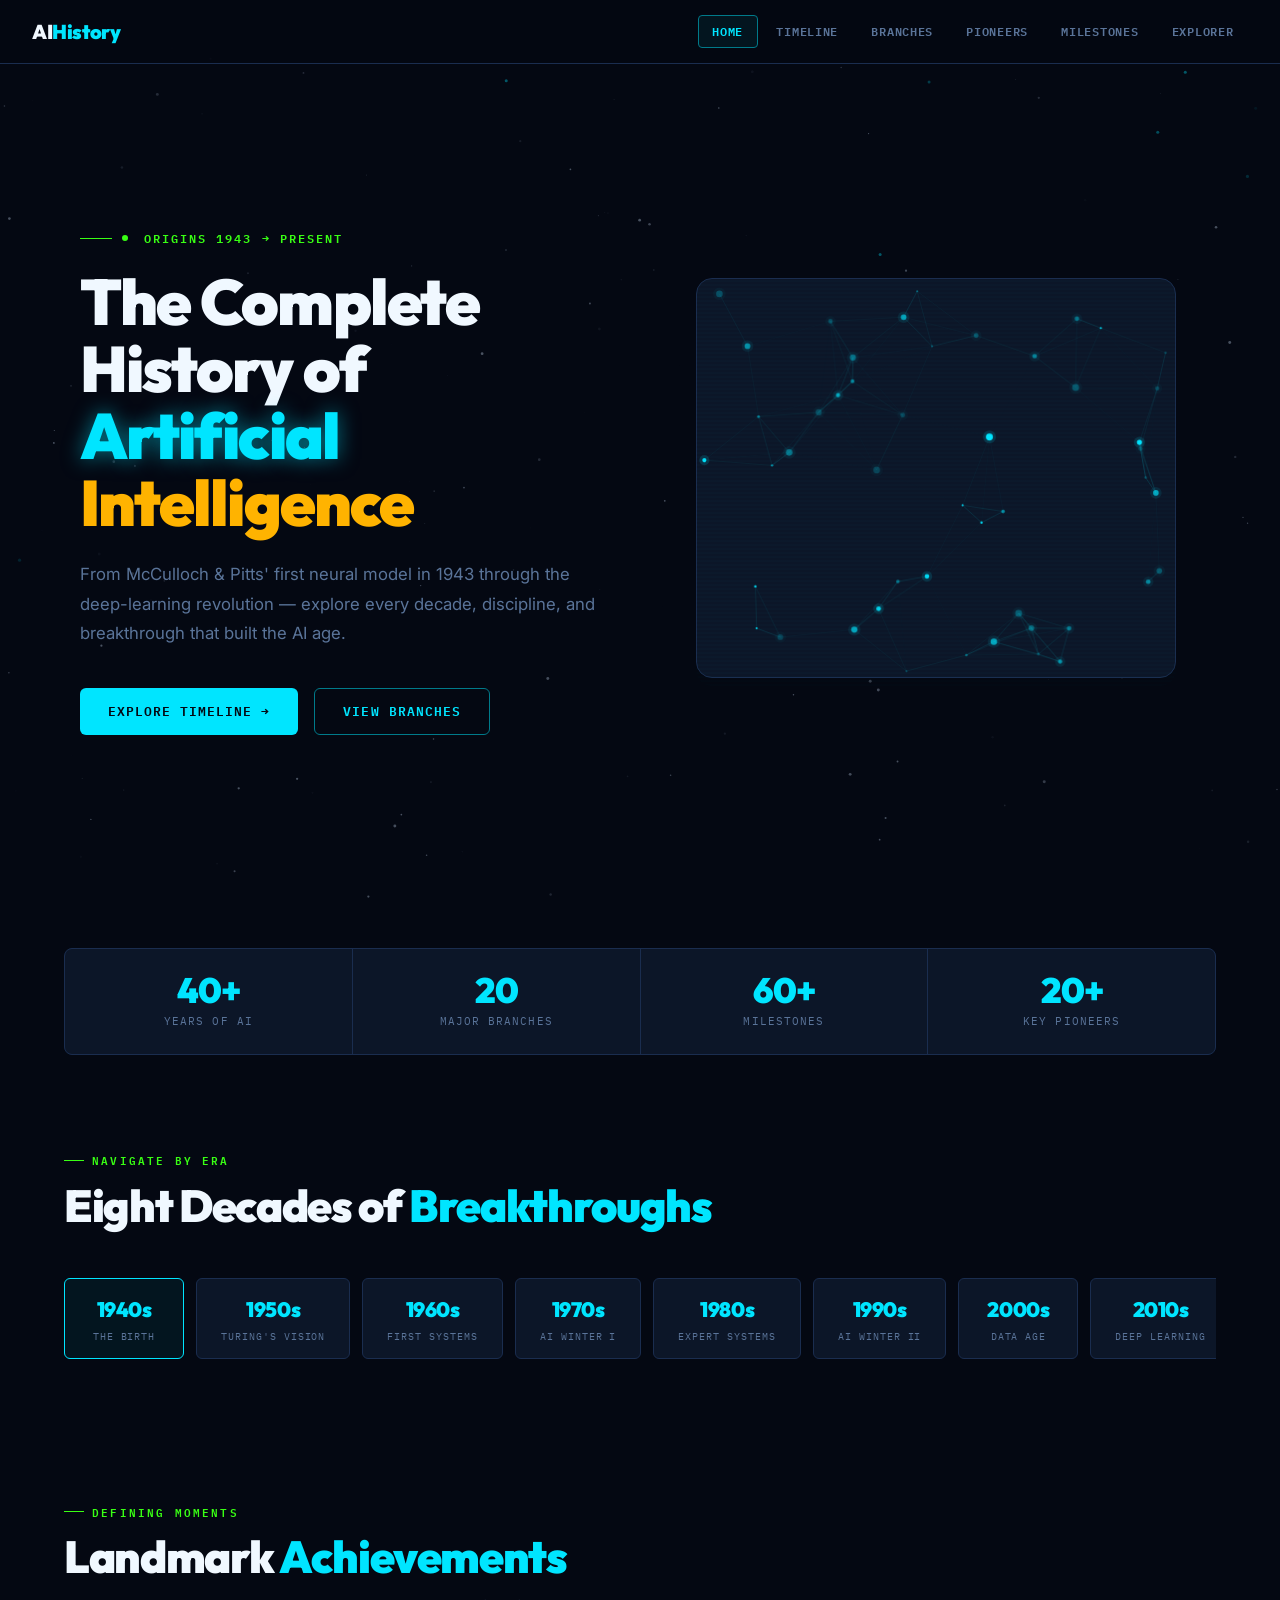
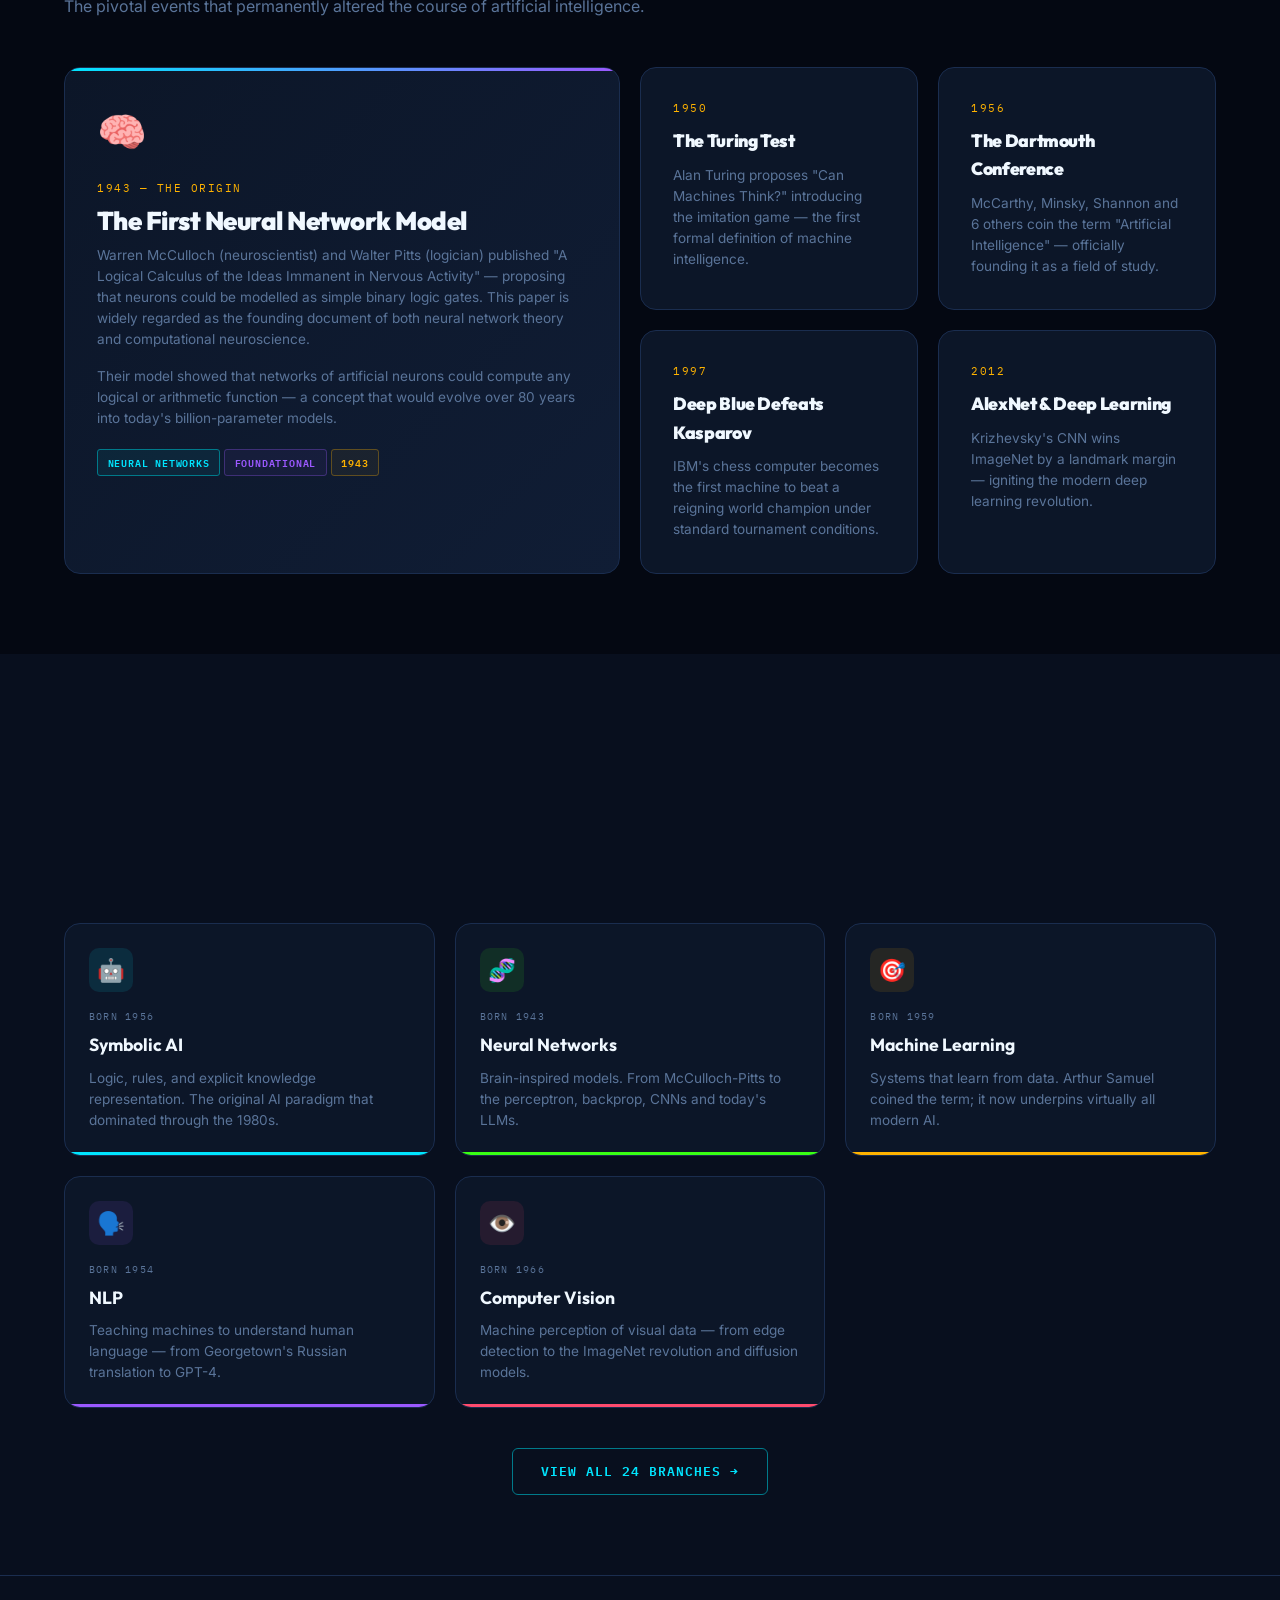
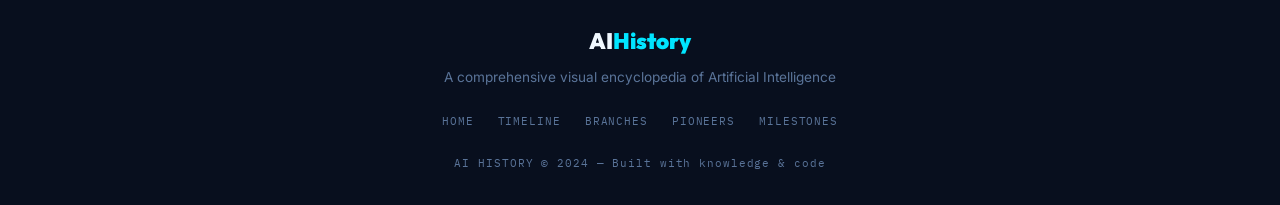
<file: index.html>
<!DOCTYPE html>
<html lang="en">
<head>
  <meta charset="UTF-8" />
  <meta name="viewport" content="width=device-width, initial-scale=1.0" />
  <title>AI History — From 1943 to the Future</title>
  <link rel="stylesheet" href="main.css" />
  <style>
    /* Page-specific additions */
    .decade-strip {
      display: flex; overflow-x: auto; gap: 0.75rem;
      padding-bottom: 1rem;
      scrollbar-width: thin;
      scrollbar-color: var(--rim) transparent;
    }
    .decade-pill {
      flex-shrink: 0;
      background: var(--panel);
      border: 1px solid var(--rim);
      border-radius: 6px;
      padding: 0.85rem 1.5rem;
      cursor: pointer;
      transition: all var(--transition);
      text-align: center;
      min-width: 120px;
    }
    .decade-pill:hover, .decade-pill.active {
      border-color: var(--cyan);
      background: rgba(0,229,255,0.06);
    }
    .decade-pill .dy {
      font-family: var(--font-display);
      font-size: 1.3rem;
      font-weight: 900;
      color: var(--cyan);
      letter-spacing: -0.02em;
    }
    .decade-pill .dc {
      font-family: var(--font-mono);
      font-size: 0.6rem;
      color: var(--muted);
      letter-spacing: 0.1em;
      text-transform: uppercase;
      margin-top: 0.2rem;
    }
    .highlight-grid {
      display: grid;
      grid-template-columns: 2fr 1fr 1fr;
      grid-template-rows: auto auto;
      gap: 1.25rem;
    }
    .highlight-card {
      background: var(--panel);
      border: 1px solid var(--rim);
      border-radius: var(--r-lg);
      padding: 2rem;
      position: relative;
      overflow: hidden;
      transition: all var(--transition);
    }
    .highlight-card:hover {
      transform: translateY(-3px);
      border-color: var(--cyan-dim);
    }
    .highlight-card.featured {
      grid-row: span 2;
      background: linear-gradient(135deg, var(--panel) 0%, var(--surface) 100%);
    }
    .highlight-card.featured::before {
      content: '';
      position: absolute; top: 0; left: 0; right: 0; height: 3px;
      background: linear-gradient(90deg, var(--cyan), var(--violet));
    }
    .h-year {
      font-family: var(--font-mono);
      font-size: 0.68rem;
      color: var(--amber);
      letter-spacing: 0.14em;
      text-transform: uppercase;
      margin-bottom: 0.6rem;
    }
    .h-title {
      font-family: var(--font-display);
      font-weight: 900;
      color: var(--white);
      margin-bottom: 0.6rem;
      letter-spacing: -0.02em;
    }
    .h-title.lg { font-size: 1.6rem; line-height: 1.1; }
    .h-title.md { font-size: 1.1rem; }
    .h-desc { font-size: 0.85rem; color: var(--muted); line-height: 1.55; }
    .h-icon {
      font-size: 2.5rem;
      margin-bottom: 1rem;
    }
    /* scan line effect on hero */
    .scan-overlay {
      position: absolute; inset: 0; pointer-events: none;
      background: linear-gradient(transparent 50%, rgba(0,229,255,0.01) 50%);
      background-size: 100% 4px;
      border-radius: var(--r-lg);
      animation: scanline 4s linear infinite;
    }
    @keyframes scanline {
      from { background-position: 0 0; }
      to   { background-position: 0 100%; }
    }
    .live-dot {
      display: inline-block;
      width: 6px; height: 6px;
      border-radius: 50%;
      background: var(--phosphor);
      margin-right: 0.4rem;
      animation: pulse 1.5s ease infinite;
    }
    @keyframes pulse {
      0%,100%{ opacity:1; transform: scale(1); }
      50%    { opacity:0.3; transform: scale(0.7); }
    }
    @media (max-width: 900px) {
      .highlight-grid { grid-template-columns: 1fr 1fr; }
      .highlight-card.featured { grid-row: auto; grid-column: span 2; }
    }
    @media (max-width: 600px) {
      .highlight-grid { grid-template-columns: 1fr; }
      .highlight-card.featured { grid-column: auto; }
    }
  </style>
</head>
<body>

<canvas id="starfield"></canvas>

<!-- NAV -->
<nav class="nav">
  <a class="nav-brand" href="index.html">AI<span>History</span></a>
  <div class="nav-links">
    <a href="index.html" class="active">Home</a>
    <a href="timeline.html">Timeline</a>
    <a href="branches.html">Branches</a>
    <a href="pioneers.html">Pioneers</a>
    <a href="milestones.html">Milestones</a>
    <a href="explorer.html">Explorer</a>
  </div>
  <div class="nav-hamburger" aria-label="Menu">
    <span></span><span></span><span></span>
  </div>
</nav>
<div class="nav-mobile">
  <a href="index.html">Home</a>
  <a href="timeline.html">Timeline</a>
  <a href="branches.html">Branches</a>
  <a href="pioneers.html">Pioneers</a>
  <a href="milestones.html">Milestones</a>
  <a href="explorer.html">Explorer</a>
</div>

<div class="page-wrap">

  <!-- HERO -->
  <section class="hero">
    <div class="container">
      <div class="hero-grid">
        <div class="hero-content">
          <div class="hero-eyebrow">
            <span class="live-dot"></span>
            Origins&nbsp;1943 → Present
          </div>
          <h1 class="hero-title">
            The Complete<br>
            History of<br>
            <span class="accent glow-cyan">Artificial</span><br>
            <span class="year">Intelligence</span>
          </h1>
          <p class="hero-desc">
            From McCulloch &amp; Pitts' first neural model in 1943 through the 
            deep-learning revolution — explore every decade, discipline, 
            and breakthrough that built the AI age.
          </p>
          <div class="hero-cta">
            <a class="btn btn-primary" href="timeline.html">Explore Timeline →</a>
            <a class="btn btn-outline" href="branches.html">View Branches</a>
          </div>
        </div>
        <div class="hero-visual">
          <div class="neural-canvas-wrap">
            <canvas id="neural-canvas"></canvas>
            <div class="scan-overlay"></div>
          </div>
        </div>
      </div>
    </div>
  </section>

  <!-- STAT BAR -->
  <div class="container">
    <div class="stat-bar animate-in">
      <div class="stat-item">
        <div class="stat-num" data-count="80" data-suffix="+">0+</div>
        <div class="stat-label">Years of AI</div>
      </div>
      <div class="stat-item">
        <div class="stat-num" data-count="24" data-suffix="">0</div>
        <div class="stat-label">Major Branches</div>
      </div>
      <div class="stat-item">
        <div class="stat-num" data-count="150" data-suffix="+">0+</div>
        <div class="stat-label">Milestones</div>
      </div>
      <div class="stat-item">
        <div class="stat-num" data-count="60" data-suffix="+">0+</div>
        <div class="stat-label">Key Pioneers</div>
      </div>
    </div>
  </div>

  <!-- DECADE QUICK-NAV -->
  <section class="section-sm">
    <div class="container">
      <div class="sec-head animate-in">
        <div class="sec-eyebrow">Navigate by era</div>
        <h2 class="sec-title">Eight Decades of <span class="accent">Breakthroughs</span></h2>
      </div>
      <div class="decade-strip">
        <div class="decade-pill active" onclick="location='timeline.html#1940s'">
          <div class="dy">1940s</div><div class="dc">The Birth</div>
        </div>
        <div class="decade-pill" onclick="location='timeline.html#1950s'">
          <div class="dy">1950s</div><div class="dc">Turing's Vision</div>
        </div>
        <div class="decade-pill" onclick="location='timeline.html#1960s'">
          <div class="dy">1960s</div><div class="dc">First Systems</div>
        </div>
        <div class="decade-pill" onclick="location='timeline.html#1970s'">
          <div class="dy">1970s</div><div class="dc">AI Winter I</div>
        </div>
        <div class="decade-pill" onclick="location='timeline.html#1980s'">
          <div class="dy">1980s</div><div class="dc">Expert Systems</div>
        </div>
        <div class="decade-pill" onclick="location='timeline.html#1990s'">
          <div class="dy">1990s</div><div class="dc">AI Winter II</div>
        </div>
        <div class="decade-pill" onclick="location='timeline.html#2000s'">
          <div class="dy">2000s</div><div class="dc">Data Age</div>
        </div>
        <div class="decade-pill" onclick="location='timeline.html#2010s'">
          <div class="dy">2010s</div><div class="dc">Deep Learning</div>
        </div>
        <div class="decade-pill" onclick="location='timeline.html#2020s'">
          <div class="dy">2020s</div><div class="dc">The LLM Era</div>
        </div>
      </div>
    </div>
  </section>

  <!-- HIGHLIGHTED MOMENTS -->
  <section class="section">
    <div class="container">
      <div class="sec-head animate-in">
        <div class="sec-eyebrow">Defining moments</div>
        <h2 class="sec-title">Landmark <span class="accent">Achievements</span></h2>
        <p class="sec-sub">The pivotal events that permanently altered the course of artificial intelligence.</p>
      </div>

      <div class="highlight-grid">
        <!-- Featured -->
        <div class="highlight-card featured animate-in">
          <div class="h-icon">🧠</div>
          <div class="h-year">1943 — The Origin</div>
          <div class="h-title lg">The First Neural Network Model</div>
          <p class="h-desc" style="margin-bottom:1rem;">
            Warren McCulloch (neuroscientist) and Walter Pitts (logician) published 
            "A Logical Calculus of the Ideas Immanent in Nervous Activity" — 
            proposing that neurons could be modelled as simple binary logic gates. 
            This paper is widely regarded as the founding document of both 
            neural network theory and computational neuroscience.
          </p>
          <p class="h-desc">
            Their model showed that networks of artificial neurons could compute 
            any logical or arithmetic function — a concept that would evolve over 
            80 years into today's billion-parameter models.
          </p>
          <div style="margin-top:1.25rem;">
            <span class="tag tag-cyan">Neural Networks</span>
            <span class="tag tag-violet">Foundational</span>
            <span class="tag tag-amber">1943</span>
          </div>
        </div>

        <div class="highlight-card animate-in" data-delay="2">
          <div class="h-year">1950</div>
          <div class="h-title md">The Turing Test</div>
          <p class="h-desc">Alan Turing proposes "Can Machines Think?" introducing the imitation game — the first formal definition of machine intelligence.</p>
        </div>

        <div class="highlight-card animate-in" data-delay="3">
          <div class="h-year">1956</div>
          <div class="h-title md">The Dartmouth Conference</div>
          <p class="h-desc">McCarthy, Minsky, Shannon and 6 others coin the term "Artificial Intelligence" — officially founding it as a field of study.</p>
        </div>

        <div class="highlight-card animate-in" data-delay="4">
          <div class="h-year">1997</div>
          <div class="h-title md">Deep Blue Defeats Kasparov</div>
          <p class="h-desc">IBM's chess computer becomes the first machine to beat a reigning world champion under standard tournament conditions.</p>
        </div>

        <div class="highlight-card animate-in" data-delay="5">
          <div class="h-year">2012</div>
          <div class="h-title md">AlexNet & Deep Learning</div>
          <p class="h-desc">Krizhevsky's CNN wins ImageNet by a landmark margin — igniting the modern deep learning revolution.</p>
        </div>
      </div>
    </div>
  </section>

  <!-- BRANCH PREVIEW -->
  <section class="section" style="background: var(--deep); position:relative;z-index:1;">
    <div class="container">
      <div class="sec-head animate-in">
        <div class="sec-eyebrow">Taxonomy</div>
        <h2 class="sec-title">Major <span class="accent">Branches</span> of AI</h2>
        <p class="sec-sub">AI has grown into a vast tree. Each branch has its own history, methods, and milestones.</p>
      </div>
      <div class="branch-grid">
        <div class="branch-card cyan-accent animate-in" data-delay="0" onclick="location='branches.html'">
          <div class="branch-icon" style="background:rgba(0,229,255,0.1);">🤖</div>
          <div class="branch-born">Born&nbsp;1956</div>
          <div class="branch-name">Symbolic AI</div>
          <p class="branch-desc">Logic, rules, and explicit knowledge representation. The original AI paradigm that dominated through the 1980s.</p>
        </div>
        <div class="branch-card green-accent animate-in" data-delay="1" onclick="location='branches.html'">
          <div class="branch-icon" style="background:rgba(57,255,20,0.1);">🧬</div>
          <div class="branch-born">Born&nbsp;1943</div>
          <div class="branch-name">Neural Networks</div>
          <p class="branch-desc">Brain-inspired models. From McCulloch-Pitts to the perceptron, backprop, CNNs and today's LLMs.</p>
        </div>
        <div class="branch-card amber-accent animate-in" data-delay="2" onclick="location='branches.html'">
          <div class="branch-icon" style="background:rgba(255,179,0,0.1);">🎯</div>
          <div class="branch-born">Born&nbsp;1959</div>
          <div class="branch-name">Machine Learning</div>
          <p class="branch-desc">Systems that learn from data. Arthur Samuel coined the term; it now underpins virtually all modern AI.</p>
        </div>
        <div class="branch-card violet-accent animate-in" data-delay="3" onclick="location='branches.html'">
          <div class="branch-icon" style="background:rgba(155,89,255,0.1);">🗣️</div>
          <div class="branch-born">Born&nbsp;1954</div>
          <div class="branch-name">NLP</div>
          <p class="branch-desc">Teaching machines to understand human language — from Georgetown's Russian translation to GPT-4.</p>
        </div>
        <div class="branch-card rose-accent animate-in" data-delay="4" onclick="location='branches.html'">
          <div class="branch-icon" style="background:rgba(255,75,110,0.1);">👁️</div>
          <div class="branch-born">Born&nbsp;1966</div>
          <div class="branch-name">Computer Vision</div>
          <p class="branch-desc">Machine perception of visual data — from edge detection to the ImageNet revolution and diffusion models.</p>
        </div>
        <div class="branch-card cyan-accent animate-in" data-delay="5" onclick="location='branches.html'">
          <div class="branch-icon" style="background:rgba(0,229,255,0.1);">🎮</div>
          <div class="branch-born">Born&nbsp;1950</div>
          <div class="branch-name">Reinforcement Learning</div>
          <p class="branch-desc">Learning through reward and punishment. From checkers-playing programs to AlphaGo's superhuman play.</p>
        </div>
      </div>
      <div style="text-align:center; margin-top:2.5rem;">
        <a class="btn btn-outline" href="branches.html">View All 24 Branches →</a>
      </div>
    </div>
  </section>

</div><!-- end page-wrap -->

<footer class="footer">
  <div class="footer-brand">AI<span>History</span></div>
  <p style="font-size:0.85rem;color:var(--muted);margin-top:0.5rem;">A comprehensive visual encyclopedia of Artificial Intelligence</p>
  <div style="display:flex;justify-content:center;gap:1.5rem;margin-top:1.5rem;">
    <a href="index.html" style="font-family:var(--font-mono);font-size:0.7rem;color:var(--muted);letter-spacing:0.08em;text-transform:uppercase;">Home</a>
    <a href="timeline.html" style="font-family:var(--font-mono);font-size:0.7rem;color:var(--muted);letter-spacing:0.08em;text-transform:uppercase;">Timeline</a>
    <a href="branches.html" style="font-family:var(--font-mono);font-size:0.7rem;color:var(--muted);letter-spacing:0.08em;text-transform:uppercase;">Branches</a>
    <a href="pioneers.html" style="font-family:var(--font-mono);font-size:0.7rem;color:var(--muted);letter-spacing:0.08em;text-transform:uppercase;">Pioneers</a>
    <a href="milestones.html" style="font-family:var(--font-mono);font-size:0.7rem;color:var(--muted);letter-spacing:0.08em;text-transform:uppercase;">Milestones</a>
  </div>
  <p class="footer-copy">AI HISTORY © 2024 — Built with knowledge &amp; code</p>
</footer>

<script src="main.js"></script>
</body>
</html>
</file>
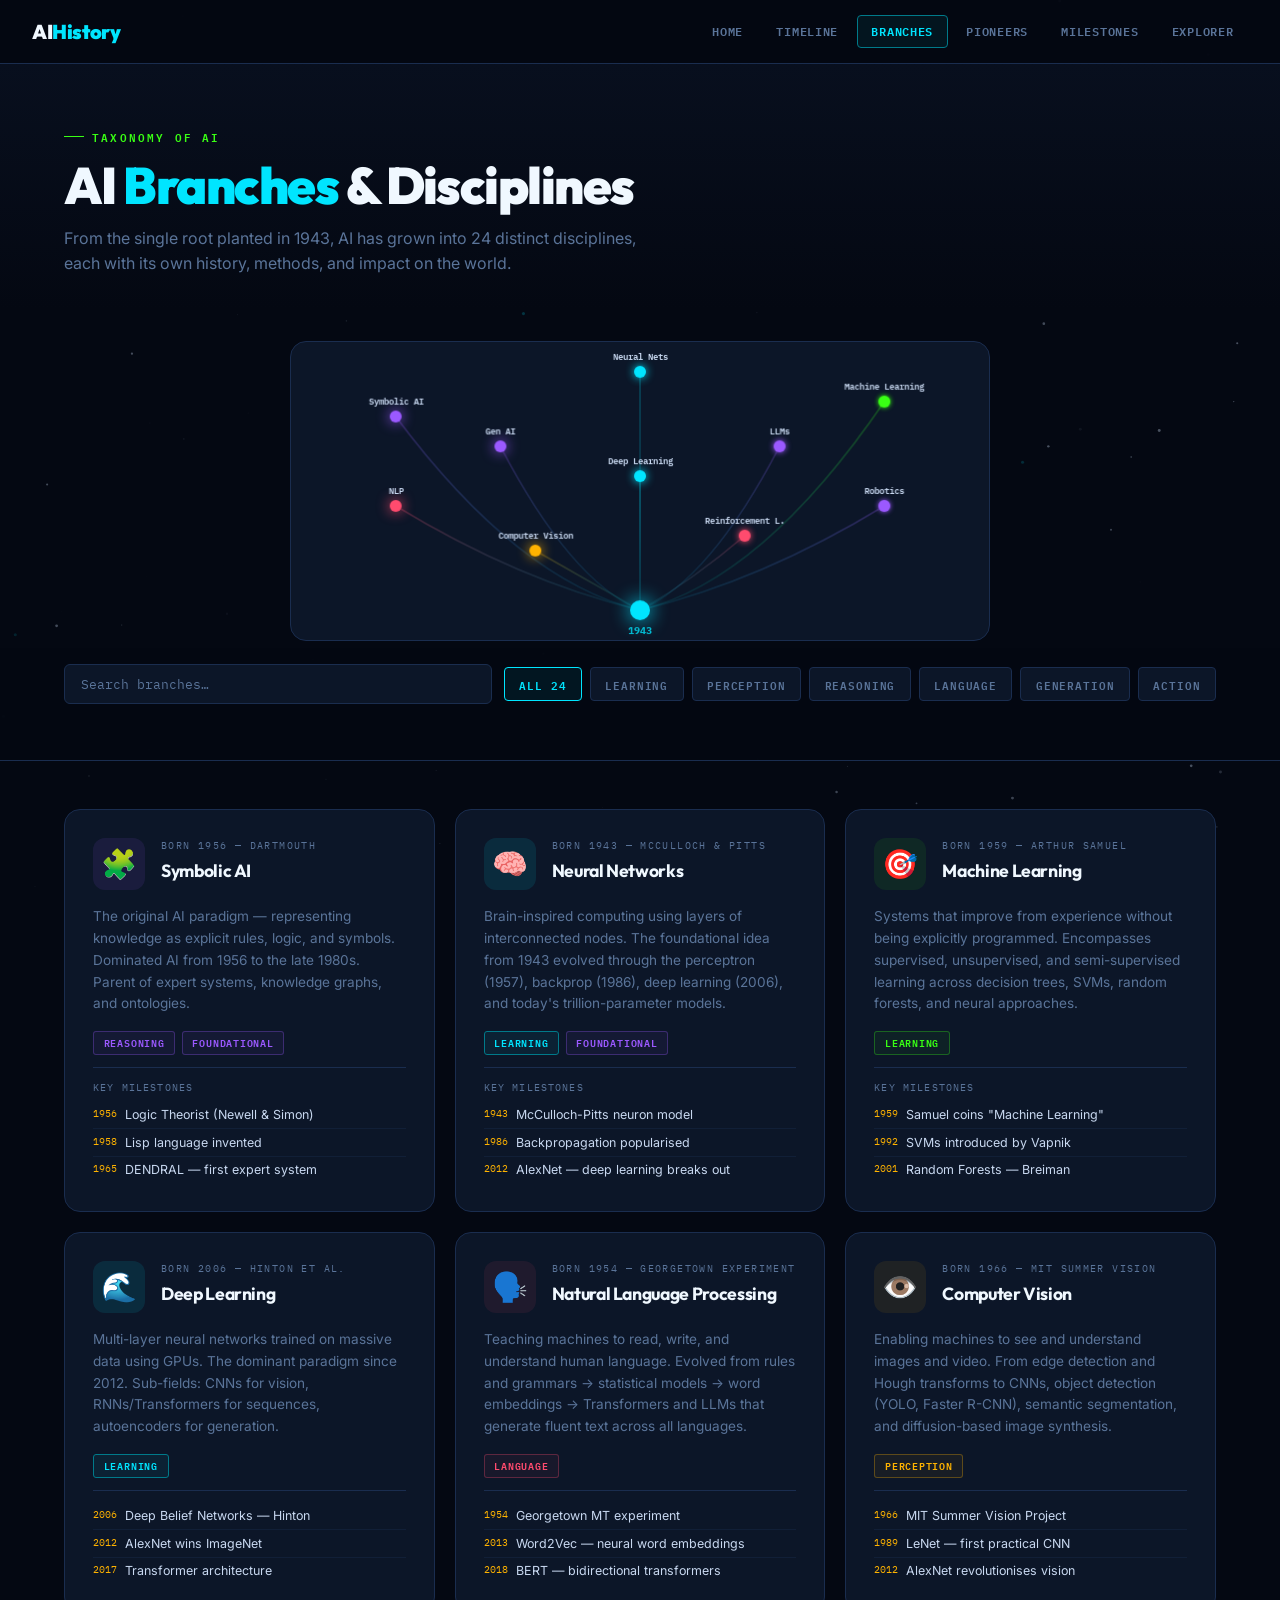
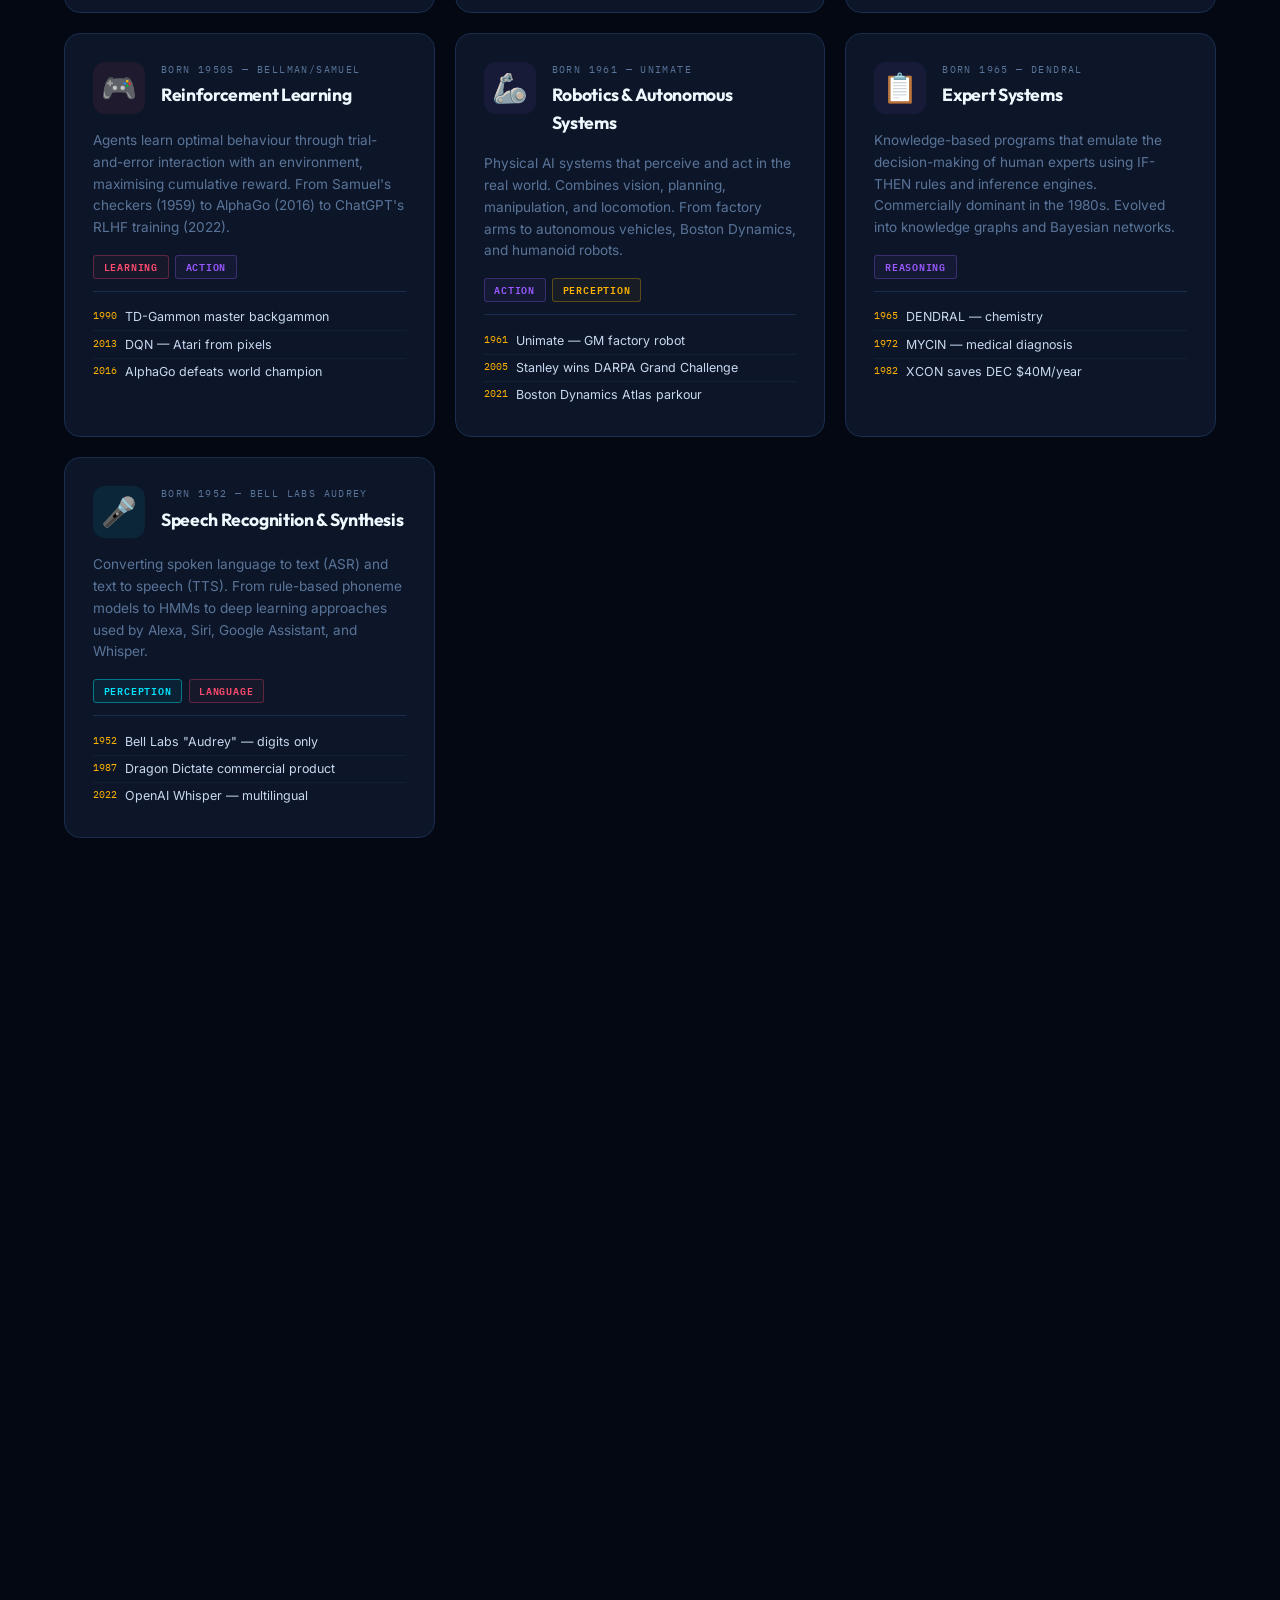
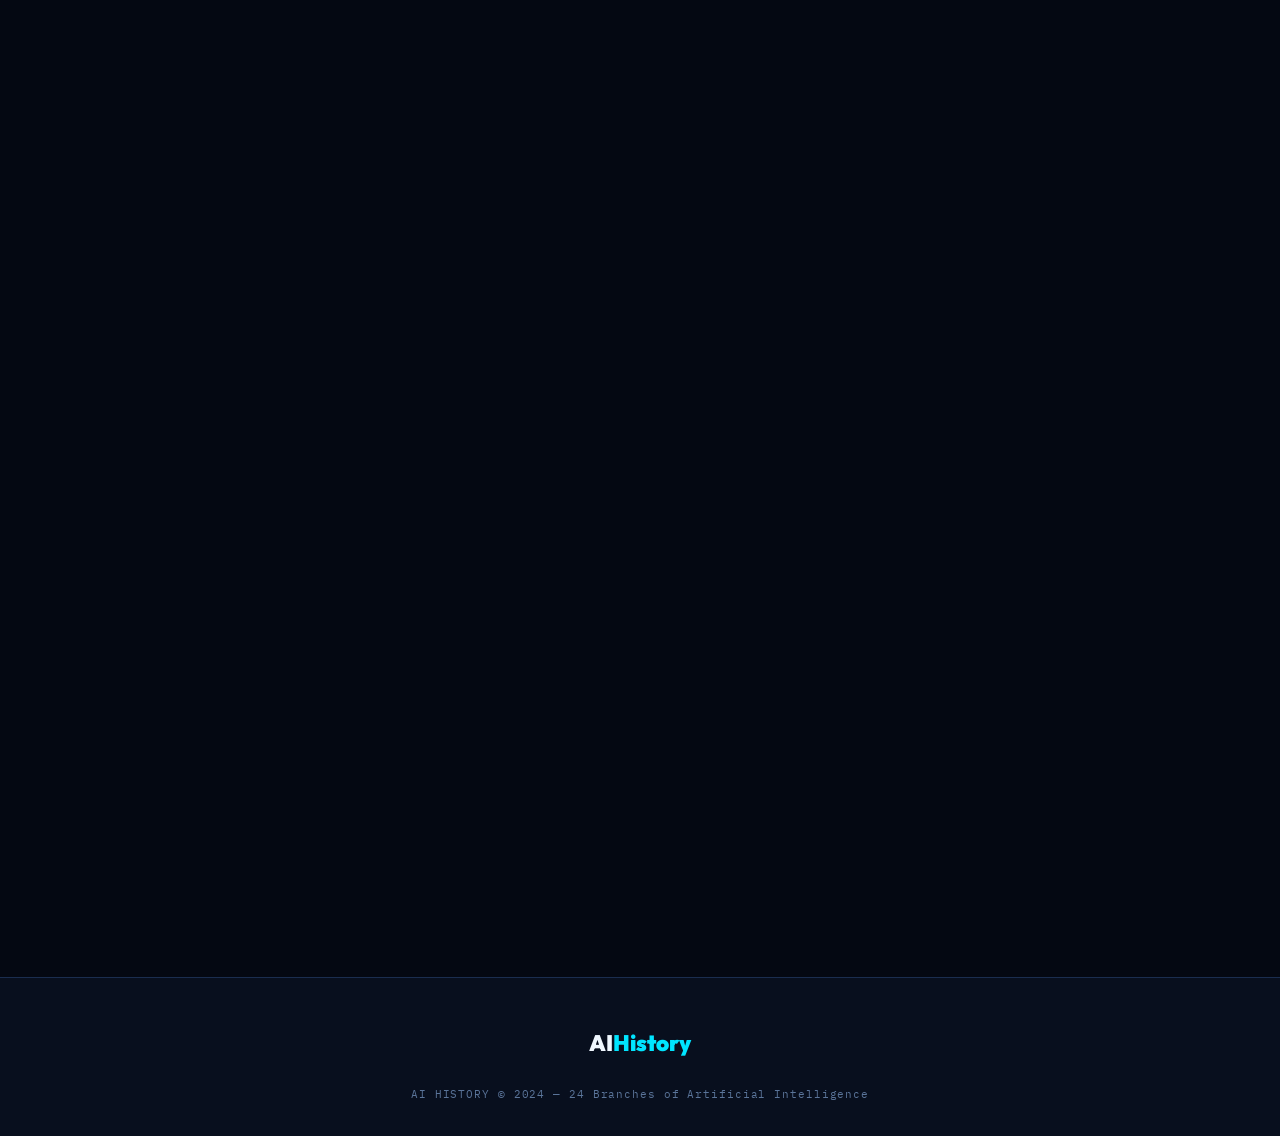
<file: branches.html>
<!DOCTYPE html>
<html lang="en">
<head>
  <meta charset="UTF-8"/>
  <meta name="viewport" content="width=device-width, initial-scale=1.0"/>
  <title>Branches — AI History</title>
  <link rel="stylesheet" href="main.css"/>
  <style>
    .branches-grid {
      display: grid;
      grid-template-columns: repeat(auto-fill, minmax(300px, 1fr));
      gap: 1.25rem;
    }
    .b-card {
      background: var(--panel);
      border: 1px solid var(--rim);
      border-radius: var(--r-lg);
      padding: 1.75rem;
      transition: all var(--transition);
      position: relative;
      overflow: hidden;
    }
    .b-card::before {
      content: '';
      position: absolute; top: 0; left: 0;
      width: 3px; height: 100%;
      background: var(--accent-color, var(--cyan));
      opacity: 0;
      transition: opacity var(--transition);
    }
    .b-card:hover {
      transform: translateY(-4px);
      border-color: var(--accent-color, var(--cyan));
      background: var(--surface);
    }
    .b-card:hover::before { opacity: 1; }
    .b-head { display: flex; align-items: flex-start; gap: 1rem; margin-bottom: 1rem; }
    .b-icon {
      font-size: 1.8rem;
      width: 52px; height: 52px;
      border-radius: 12px;
      display: flex; align-items: center; justify-content: center;
      flex-shrink: 0;
    }
    .b-meta { flex: 1; }
    .b-year {
      font-family: var(--font-mono);
      font-size: 0.62rem;
      color: var(--muted);
      letter-spacing: 0.14em;
      text-transform: uppercase;
      margin-bottom: 0.2rem;
    }
    .b-name {
      font-family: var(--font-display);
      font-size: 1.1rem;
      font-weight: 700;
      color: var(--white);
      letter-spacing: -0.02em;
    }
    .b-desc {
      font-size: 0.85rem;
      color: var(--muted);
      line-height: 1.6;
      margin-bottom: 1rem;
    }
    .b-milestones {
      border-top: 1px solid var(--rim);
      padding-top: 0.75rem;
      margin-top: 0.75rem;
    }
    .b-milestone-label {
      font-family: var(--font-mono);
      font-size: 0.6rem;
      color: var(--muted);
      letter-spacing: 0.12em;
      text-transform: uppercase;
      margin-bottom: 0.4rem;
    }
    .b-milestone-item {
      font-size: 0.78rem;
      color: var(--text);
      padding: 0.2rem 0;
      border-bottom: 1px solid rgba(26,45,79,0.4);
      display: flex; gap: 0.5rem;
    }
    .b-milestone-item:last-child { border-bottom: none; }
    .b-mile-year {
      font-family: var(--font-mono);
      font-size: 0.65rem;
      color: var(--amber);
      white-space: nowrap;
    }
    .hero-tree {
      position: relative;
      text-align: center;
      padding: 2rem 0;
      overflow: hidden;
    }
    .tree-canvas-wrap {
      max-width: 700px; margin: 0 auto;
    }
    #treeCanvas {
      width: 100%; height: 300px;
      border-radius: var(--r-lg);
      border: 1px solid var(--rim);
      background: var(--panel);
    }
  </style>
</head>
<body>

<canvas id="starfield"></canvas>

<nav class="nav">
  <a class="nav-brand" href="index.html">AI<span>History</span></a>
  <div class="nav-links">
    <a href="index.html">Home</a>
    <a href="timeline.html">Timeline</a>
    <a href="branches.html" class="active">Branches</a>
    <a href="pioneers.html">Pioneers</a>
    <a href="milestones.html">Milestones</a>
    <a href="explorer.html">Explorer</a>
  </div>
  <div class="nav-hamburger"><span></span><span></span><span></span></div>
</nav>
<div class="nav-mobile">
  <a href="index.html">Home</a><a href="timeline.html">Timeline</a>
  <a href="branches.html">Branches</a><a href="pioneers.html">Pioneers</a>
  <a href="milestones.html">Milestones</a><a href="explorer.html">Explorer</a>
</div>

<div class="page-wrap">

  <div style="padding: 4rem 0 2rem; background: linear-gradient(to bottom, var(--deep), var(--cosmos));">
    <div class="container">
      <div class="sec-eyebrow">Taxonomy of AI</div>
      <h1 class="sec-title" style="font-size:clamp(2rem,4vw,3.2rem);margin-bottom:0.75rem;">
        AI <span class="accent">Branches</span> &amp; Disciplines
      </h1>
      <p style="color:var(--muted);max-width:60ch;">
        From the single root planted in 1943, AI has grown into 24 distinct disciplines, 
        each with its own history, methods, and impact on the world.
      </p>
    </div>
  </div>

  <!-- TREE VISUAL -->
  <div class="container" style="padding-top:2rem;">
    <div class="tree-canvas-wrap animate-in">
      <canvas id="treeCanvas"></canvas>
    </div>
  </div>

  <!-- FILTER -->
  <div style="position:sticky;top:64px;z-index:100;background:rgba(4,8,18,0.9);backdrop-filter:blur(12px);border-bottom:1px solid var(--rim);padding:1rem 0;">
    <div class="container">
      <div class="filter-bar">
        <input class="search-input" id="branchSearch" type="search" placeholder="Search branches…" />
        <div class="filter-chips">
          <button class="chip active" data-filter="all">All 24</button>
          <button class="chip" data-filter="learning">Learning</button>
          <button class="chip" data-filter="perception">Perception</button>
          <button class="chip" data-filter="reasoning">Reasoning</button>
          <button class="chip" data-filter="language">Language</button>
          <button class="chip" data-filter="generation">Generation</button>
          <button class="chip" data-filter="action">Action</button>
        </div>
      </div>
    </div>
  </div>

  <div class="container" style="padding-top:3rem;padding-bottom:5rem;">
    <div class="branches-grid" id="branchGrid">

      <!-- 1. Symbolic AI -->
      <div class="b-card animate-in" data-category="reasoning" style="--accent-color: var(--violet);">
        <div class="b-head">
          <div class="b-icon" style="background:rgba(155,89,255,0.1);">🧩</div>
          <div class="b-meta">
            <div class="b-year">Born 1956 — Dartmouth</div>
            <div class="b-name">Symbolic AI</div>
          </div>
        </div>
        <p class="b-desc">The original AI paradigm — representing knowledge as explicit rules, logic, and symbols. Dominated AI from 1956 to the late 1980s. Parent of expert systems, knowledge graphs, and ontologies.</p>
        <div class="timeline-tags">
          <span class="tag tag-violet">Reasoning</span>
          <span class="tag tag-violet">Foundational</span>
        </div>
        <div class="b-milestones">
          <div class="b-milestone-label">Key milestones</div>
          <div class="b-milestone-item"><span class="b-mile-year">1956</span>Logic Theorist (Newell &amp; Simon)</div>
          <div class="b-milestone-item"><span class="b-mile-year">1958</span>Lisp language invented</div>
          <div class="b-milestone-item"><span class="b-mile-year">1965</span>DENDRAL — first expert system</div>
        </div>
      </div>

      <!-- 2. Neural Networks -->
      <div class="b-card animate-in" data-delay="1" data-category="learning" style="--accent-color: var(--cyan);">
        <div class="b-head">
          <div class="b-icon" style="background:rgba(0,229,255,0.1);">🧠</div>
          <div class="b-meta">
            <div class="b-year">Born 1943 — McCulloch &amp; Pitts</div>
            <div class="b-name">Neural Networks</div>
          </div>
        </div>
        <p class="b-desc">Brain-inspired computing using layers of interconnected nodes. The foundational idea from 1943 evolved through the perceptron (1957), backprop (1986), deep learning (2006), and today's trillion-parameter models.</p>
        <div class="timeline-tags">
          <span class="tag tag-cyan">Learning</span>
          <span class="tag tag-violet">Foundational</span>
        </div>
        <div class="b-milestones">
          <div class="b-milestone-label">Key milestones</div>
          <div class="b-milestone-item"><span class="b-mile-year">1943</span>McCulloch-Pitts neuron model</div>
          <div class="b-milestone-item"><span class="b-mile-year">1986</span>Backpropagation popularised</div>
          <div class="b-milestone-item"><span class="b-mile-year">2012</span>AlexNet — deep learning breaks out</div>
        </div>
      </div>

      <!-- 3. Machine Learning -->
      <div class="b-card animate-in" data-delay="2" data-category="learning" style="--accent-color: var(--phosphor);">
        <div class="b-head">
          <div class="b-icon" style="background:rgba(57,255,20,0.08);">🎯</div>
          <div class="b-meta">
            <div class="b-year">Born 1959 — Arthur Samuel</div>
            <div class="b-name">Machine Learning</div>
          </div>
        </div>
        <p class="b-desc">Systems that improve from experience without being explicitly programmed. Encompasses supervised, unsupervised, and semi-supervised learning across decision trees, SVMs, random forests, and neural approaches.</p>
        <div class="timeline-tags">
          <span class="tag tag-green">Learning</span>
        </div>
        <div class="b-milestones">
          <div class="b-milestone-label">Key milestones</div>
          <div class="b-milestone-item"><span class="b-mile-year">1959</span>Samuel coins "Machine Learning"</div>
          <div class="b-milestone-item"><span class="b-mile-year">1992</span>SVMs introduced by Vapnik</div>
          <div class="b-milestone-item"><span class="b-mile-year">2001</span>Random Forests — Breiman</div>
        </div>
      </div>

      <!-- 4. Deep Learning -->
      <div class="b-card animate-in" data-delay="3" data-category="learning" style="--accent-color: var(--cyan);">
        <div class="b-head">
          <div class="b-icon" style="background:rgba(0,229,255,0.1);">🌊</div>
          <div class="b-meta">
            <div class="b-year">Born 2006 — Hinton et al.</div>
            <div class="b-name">Deep Learning</div>
          </div>
        </div>
        <p class="b-desc">Multi-layer neural networks trained on massive data using GPUs. The dominant paradigm since 2012. Sub-fields: CNNs for vision, RNNs/Transformers for sequences, autoencoders for generation.</p>
        <div class="timeline-tags">
          <span class="tag tag-cyan">Learning</span>
        </div>
        <div class="b-milestones">
          <div class="b-milestone-item"><span class="b-mile-year">2006</span>Deep Belief Networks — Hinton</div>
          <div class="b-milestone-item"><span class="b-mile-year">2012</span>AlexNet wins ImageNet</div>
          <div class="b-milestone-item"><span class="b-mile-year">2017</span>Transformer architecture</div>
        </div>
      </div>

      <!-- 5. Natural Language Processing -->
      <div class="b-card animate-in" data-delay="4" data-category="language" style="--accent-color: var(--rose);">
        <div class="b-head">
          <div class="b-icon" style="background:rgba(255,75,110,0.08);">🗣️</div>
          <div class="b-meta">
            <div class="b-year">Born 1954 — Georgetown Experiment</div>
            <div class="b-name">Natural Language Processing</div>
          </div>
        </div>
        <p class="b-desc">Teaching machines to read, write, and understand human language. Evolved from rules and grammars → statistical models → word embeddings → Transformers and LLMs that generate fluent text across all languages.</p>
        <div class="timeline-tags">
          <span class="tag tag-rose">Language</span>
        </div>
        <div class="b-milestones">
          <div class="b-milestone-item"><span class="b-mile-year">1954</span>Georgetown MT experiment</div>
          <div class="b-milestone-item"><span class="b-mile-year">2013</span>Word2Vec — neural word embeddings</div>
          <div class="b-milestone-item"><span class="b-mile-year">2018</span>BERT — bidirectional transformers</div>
        </div>
      </div>

      <!-- 6. Computer Vision -->
      <div class="b-card animate-in" data-delay="5" data-category="perception" style="--accent-color: var(--amber);">
        <div class="b-head">
          <div class="b-icon" style="background:rgba(255,179,0,0.08);">👁️</div>
          <div class="b-meta">
            <div class="b-year">Born 1966 — MIT Summer Vision</div>
            <div class="b-name">Computer Vision</div>
          </div>
        </div>
        <p class="b-desc">Enabling machines to see and understand images and video. From edge detection and Hough transforms to CNNs, object detection (YOLO, Faster R-CNN), semantic segmentation, and diffusion-based image synthesis.</p>
        <div class="timeline-tags">
          <span class="tag tag-amber">Perception</span>
        </div>
        <div class="b-milestones">
          <div class="b-milestone-item"><span class="b-mile-year">1966</span>MIT Summer Vision Project</div>
          <div class="b-milestone-item"><span class="b-mile-year">1989</span>LeNet — first practical CNN</div>
          <div class="b-milestone-item"><span class="b-mile-year">2012</span>AlexNet revolutionises vision</div>
        </div>
      </div>

      <!-- 7. Reinforcement Learning -->
      <div class="b-card animate-in" data-delay="6" data-category="learning" style="--accent-color: var(--rose);">
        <div class="b-head">
          <div class="b-icon" style="background:rgba(255,75,110,0.08);">🎮</div>
          <div class="b-meta">
            <div class="b-year">Born 1950s — Bellman/Samuel</div>
            <div class="b-name">Reinforcement Learning</div>
          </div>
        </div>
        <p class="b-desc">Agents learn optimal behaviour through trial-and-error interaction with an environment, maximising cumulative reward. From Samuel's checkers (1959) to AlphaGo (2016) to ChatGPT's RLHF training (2022).</p>
        <div class="timeline-tags">
          <span class="tag tag-rose">Learning</span>
          <span class="tag tag-violet">Action</span>
        </div>
        <div class="b-milestones">
          <div class="b-milestone-item"><span class="b-mile-year">1990</span>TD-Gammon master backgammon</div>
          <div class="b-milestone-item"><span class="b-mile-year">2013</span>DQN — Atari from pixels</div>
          <div class="b-milestone-item"><span class="b-mile-year">2016</span>AlphaGo defeats world champion</div>
        </div>
      </div>

      <!-- 8. Robotics -->
      <div class="b-card animate-in" data-delay="7" data-category="action" style="--accent-color: var(--violet);">
        <div class="b-head">
          <div class="b-icon" style="background:rgba(155,89,255,0.08);">🦾</div>
          <div class="b-meta">
            <div class="b-year">Born 1961 — Unimate</div>
            <div class="b-name">Robotics &amp; Autonomous Systems</div>
          </div>
        </div>
        <p class="b-desc">Physical AI systems that perceive and act in the real world. Combines vision, planning, manipulation, and locomotion. From factory arms to autonomous vehicles, Boston Dynamics, and humanoid robots.</p>
        <div class="timeline-tags">
          <span class="tag tag-violet">Action</span>
          <span class="tag tag-amber">Perception</span>
        </div>
        <div class="b-milestones">
          <div class="b-milestone-item"><span class="b-mile-year">1961</span>Unimate — GM factory robot</div>
          <div class="b-milestone-item"><span class="b-mile-year">2005</span>Stanley wins DARPA Grand Challenge</div>
          <div class="b-milestone-item"><span class="b-mile-year">2021</span>Boston Dynamics Atlas parkour</div>
        </div>
      </div>

      <!-- 9. Expert Systems -->
      <div class="b-card animate-in" data-delay="8" data-category="reasoning" style="--accent-color: var(--violet);">
        <div class="b-head">
          <div class="b-icon" style="background:rgba(155,89,255,0.08);">📋</div>
          <div class="b-meta">
            <div class="b-year">Born 1965 — DENDRAL</div>
            <div class="b-name">Expert Systems</div>
          </div>
        </div>
        <p class="b-desc">Knowledge-based programs that emulate the decision-making of human experts using IF-THEN rules and inference engines. Commercially dominant in the 1980s. Evolved into knowledge graphs and Bayesian networks.</p>
        <div class="timeline-tags">
          <span class="tag tag-violet">Reasoning</span>
        </div>
        <div class="b-milestones">
          <div class="b-milestone-item"><span class="b-mile-year">1965</span>DENDRAL — chemistry</div>
          <div class="b-milestone-item"><span class="b-mile-year">1972</span>MYCIN — medical diagnosis</div>
          <div class="b-milestone-item"><span class="b-mile-year">1982</span>XCON saves DEC $40M/year</div>
        </div>
      </div>

      <!-- 10. Speech Recognition -->
      <div class="b-card animate-in" data-delay="9" data-category="perception" style="--accent-color: var(--cyan);">
        <div class="b-head">
          <div class="b-icon" style="background:rgba(0,229,255,0.08);">🎤</div>
          <div class="b-meta">
            <div class="b-year">Born 1952 — Bell Labs Audrey</div>
            <div class="b-name">Speech Recognition &amp; Synthesis</div>
          </div>
        </div>
        <p class="b-desc">Converting spoken language to text (ASR) and text to speech (TTS). From rule-based phoneme models to HMMs to deep learning approaches used by Alexa, Siri, Google Assistant, and Whisper.</p>
        <div class="timeline-tags">
          <span class="tag tag-cyan">Perception</span>
          <span class="tag tag-rose">Language</span>
        </div>
        <div class="b-milestones">
          <div class="b-milestone-item"><span class="b-mile-year">1952</span>Bell Labs "Audrey" — digits only</div>
          <div class="b-milestone-item"><span class="b-mile-year">1987</span>Dragon Dictate commercial product</div>
          <div class="b-milestone-item"><span class="b-mile-year">2022</span>OpenAI Whisper — multilingual</div>
        </div>
      </div>

      <!-- 11. Generative AI -->
      <div class="b-card animate-in" data-delay="10" data-category="generation" style="--accent-color: var(--violet);">
        <div class="b-head">
          <div class="b-icon" style="background:rgba(155,89,255,0.08);">✨</div>
          <div class="b-meta">
            <div class="b-year">Born 2014 — GANs</div>
            <div class="b-name">Generative AI</div>
          </div>
        </div>
        <p class="b-desc">Models that create new content — images, text, audio, video, code, 3D. Includes GANs, VAEs, diffusion models, and autoregressive LLMs. The fastest growing AI subfield 2020–present.</p>
        <div class="timeline-tags">
          <span class="tag tag-violet">Generation</span>
        </div>
        <div class="b-milestones">
          <div class="b-milestone-item"><span class="b-mile-year">2014</span>GANs — Goodfellow et al.</div>
          <div class="b-milestone-item"><span class="b-mile-year">2021</span>DALL-E — text-to-image</div>
          <div class="b-milestone-item"><span class="b-mile-year">2022</span>Stable Diffusion open-sourced</div>
        </div>
      </div>

      <!-- 12. Large Language Models -->
      <div class="b-card animate-in" data-delay="11" data-category="language generation" style="--accent-color: var(--violet);">
        <div class="b-head">
          <div class="b-icon" style="background:rgba(155,89,255,0.1);">💬</div>
          <div class="b-meta">
            <div class="b-year">Born 2018 — GPT / BERT</div>
            <div class="b-name">Large Language Models</div>
          </div>
        </div>
        <p class="b-desc">Massive transformer models trained on internet-scale text. The central technology of the 2020s AI wave. GPT-3/4, Claude, Gemini, Llama, and others demonstrate emergent reasoning, coding, and creative capabilities.</p>
        <div class="timeline-tags">
          <span class="tag tag-violet">Language</span>
          <span class="tag tag-violet">Generation</span>
        </div>
        <div class="b-milestones">
          <div class="b-milestone-item"><span class="b-mile-year">2018</span>GPT-1 and BERT</div>
          <div class="b-milestone-item"><span class="b-mile-year">2020</span>GPT-3 — 175B parameters</div>
          <div class="b-milestone-item"><span class="b-mile-year">2022</span>ChatGPT — mainstream AI</div>
        </div>
      </div>

      <!-- 13. Knowledge Representation -->
      <div class="b-card animate-in" data-delay="12" data-category="reasoning" style="--accent-color: var(--amber);">
        <div class="b-head">
          <div class="b-icon" style="background:rgba(255,179,0,0.08);">🗺️</div>
          <div class="b-meta">
            <div class="b-year">Born 1960s — Semantic Networks</div>
            <div class="b-name">Knowledge Representation</div>
          </div>
        </div>
        <p class="b-desc">Encoding world knowledge in machine-readable form. From semantic networks and frames to ontologies (OWL, RDF), knowledge graphs (Google, Wikidata), and neural knowledge stores.</p>
        <div class="timeline-tags">
          <span class="tag tag-amber">Reasoning</span>
        </div>
        <div class="b-milestones">
          <div class="b-milestone-item"><span class="b-mile-year">1969</span>Semantic networks — Quillian</div>
          <div class="b-milestone-item"><span class="b-mile-year">1984</span>CYC project — common sense</div>
          <div class="b-milestone-item"><span class="b-mile-year">2012</span>Google Knowledge Graph</div>
        </div>
      </div>

      <!-- 14. Planning & Search -->
      <div class="b-card animate-in" data-delay="13" data-category="reasoning action" style="--accent-color: var(--cyan);">
        <div class="b-head">
          <div class="b-icon" style="background:rgba(0,229,255,0.08);">🔍</div>
          <div class="b-meta">
            <div class="b-year">Born 1957 — GPS</div>
            <div class="b-name">Planning &amp; Search</div>
          </div>
        </div>
        <p class="b-desc">Algorithms that find solutions by exploring state spaces. A* search, MCTS, SAT solvers, STRIPS planning. Core to game AI, route planning, logistics optimisation, and robotic task planning.</p>
        <div class="timeline-tags">
          <span class="tag tag-cyan">Reasoning</span>
          <span class="tag tag-violet">Action</span>
        </div>
        <div class="b-milestones">
          <div class="b-milestone-item"><span class="b-mile-year">1957</span>GPS — means-ends analysis</div>
          <div class="b-milestone-item"><span class="b-mile-year">1968</span>A* search algorithm</div>
          <div class="b-milestone-item"><span class="b-mile-year">1997</span>Deep Blue — minimax search</div>
        </div>
      </div>

      <!-- 15. Multi-Agent Systems -->
      <div class="b-card animate-in" data-delay="14" data-category="action reasoning" style="--accent-color: var(--phosphor);">
        <div class="b-head">
          <div class="b-icon" style="background:rgba(57,255,20,0.06);">🐝</div>
          <div class="b-meta">
            <div class="b-year">Born 1980s — Distributed AI</div>
            <div class="b-name">Multi-Agent Systems</div>
          </div>
        </div>
        <p class="b-desc">Multiple AI agents interacting, cooperating, or competing to achieve goals. Applications in simulation, markets, autonomous fleets, and the emerging field of "AI agentic frameworks" (AutoGPT, CrewAI, LangGraph).</p>
        <div class="timeline-tags">
          <span class="tag tag-green">Action</span>
        </div>
        <div class="b-milestones">
          <div class="b-milestone-item"><span class="b-mile-year">1987</span>Brooks — subsumption architecture</div>
          <div class="b-milestone-item"><span class="b-mile-year">2004</span>RoboCup — multi-agent soccer</div>
          <div class="b-milestone-item"><span class="b-mile-year">2023</span>GPT-4 powered AI agents</div>
        </div>
      </div>

      <!-- 16. Bayesian AI -->
      <div class="b-card animate-in" data-delay="15" data-category="reasoning learning" style="--accent-color: var(--amber);">
        <div class="b-head">
          <div class="b-icon" style="background:rgba(255,179,0,0.08);">📊</div>
          <div class="b-meta">
            <div class="b-year">Born 1763 — Thomas Bayes</div>
            <div class="b-name">Probabilistic &amp; Bayesian AI</div>
          </div>
        </div>
        <p class="b-desc">Reasoning under uncertainty using probability theory and Bayesian inference. Bayesian networks, hidden Markov models, Gaussian processes. Foundation of many ML algorithms and the brain's cognitive framework.</p>
        <div class="timeline-tags">
          <span class="tag tag-amber">Reasoning</span>
          <span class="tag tag-green">Learning</span>
        </div>
        <div class="b-milestones">
          <div class="b-milestone-item"><span class="b-mile-year">1988</span>Judea Pearl — Bayesian networks</div>
          <div class="b-milestone-item"><span class="b-mile-year">1997</span>HMMs dominate speech recognition</div>
          <div class="b-milestone-item"><span class="b-mile-year">2001</span>Bayesian spam filters</div>
        </div>
      </div>

      <!-- 17. Evolutionary Computation -->
      <div class="b-card animate-in" data-delay="16" data-category="learning" style="--accent-color: var(--phosphor);">
        <div class="b-head">
          <div class="b-icon" style="background:rgba(57,255,20,0.06);">🧬</div>
          <div class="b-meta">
            <div class="b-year">Born 1950s — Holland</div>
            <div class="b-name">Evolutionary Computation</div>
          </div>
        </div>
        <p class="b-desc">Optimisation algorithms inspired by biological evolution: genetic algorithms, evolutionary strategies, neuroevolution. Used in engineering design, neural architecture search, and game AI (OpenAI Five used ES).</p>
        <div class="timeline-tags">
          <span class="tag tag-green">Learning</span>
        </div>
        <div class="b-milestones">
          <div class="b-milestone-item"><span class="b-mile-year">1960</span>Genetic algorithms — Holland</div>
          <div class="b-milestone-item"><span class="b-mile-year">2017</span>OpenAI Evolution Strategies</div>
          <div class="b-milestone-item"><span class="b-mile-year">2019</span>NEAT neuroevolution</div>
        </div>
      </div>

      <!-- 18. AI Safety & Alignment -->
      <div class="b-card animate-in" data-delay="17" data-category="reasoning" style="--accent-color: var(--rose);">
        <div class="b-head">
          <div class="b-icon" style="background:rgba(255,75,110,0.06);">🛡️</div>
          <div class="b-meta">
            <div class="b-year">Born 2000s — Bostrom / MIRI</div>
            <div class="b-name">AI Safety &amp; Alignment</div>
          </div>
        </div>
        <p class="b-desc">Ensuring AI systems are safe, beneficial, and aligned with human values. Covers interpretability, robustness, RLHF, Constitutional AI, red-teaming, and long-term existential risk research. Fastest-growing AI research area 2020–present.</p>
        <div class="timeline-tags">
          <span class="tag tag-rose">Safety</span>
        </div>
        <div class="b-milestones">
          <div class="b-milestone-item"><span class="b-mile-year">2014</span>Nick Bostrom: "Superintelligence"</div>
          <div class="b-milestone-item"><span class="b-mile-year">2017</span>Anthropic / OpenAI safety teams</div>
          <div class="b-milestone-item"><span class="b-mile-year">2022</span>RLHF — ChatGPT alignment</div>
        </div>
      </div>

      <!-- 19. Multimodal AI -->
      <div class="b-card animate-in" data-delay="18" data-category="perception generation language" style="--accent-color: var(--violet);">
        <div class="b-head">
          <div class="b-icon" style="background:rgba(155,89,255,0.08);">🌐</div>
          <div class="b-meta">
            <div class="b-year">Born 2021 — CLIP / DALL-E</div>
            <div class="b-name">Multimodal AI</div>
          </div>
        </div>
        <p class="b-desc">AI systems that understand and generate across multiple modalities: text, images, audio, video, and code. GPT-4V, Gemini Ultra, Claude 3, LLaVA, and Sora represent the current frontier of multimodal intelligence.</p>
        <div class="timeline-tags">
          <span class="tag tag-violet">Generation</span>
          <span class="tag tag-amber">Perception</span>
        </div>
        <div class="b-milestones">
          <div class="b-milestone-item"><span class="b-mile-year">2021</span>CLIP + DALL-E launch</div>
          <div class="b-milestone-item"><span class="b-mile-year">2023</span>GPT-4 Vision released</div>
          <div class="b-milestone-item"><span class="b-mile-year">2024</span>Sora — video generation</div>
        </div>
      </div>

      <!-- 20. AI in Science -->
      <div class="b-card animate-in" data-delay="19" data-category="learning reasoning" style="--accent-color: var(--phosphor);">
        <div class="b-head">
          <div class="b-icon" style="background:rgba(57,255,20,0.06);">🔬</div>
          <div class="b-meta">
            <div class="b-year">Born 1980s — DENDRAL, later AlphaFold</div>
            <div class="b-name">AI for Science</div>
          </div>
        </div>
        <p class="b-desc">Applying AI to accelerate scientific discovery. AlphaFold solved protein folding; ML models accelerate drug discovery, materials science, climate modelling, particle physics, and mathematics.</p>
        <div class="timeline-tags">
          <span class="tag tag-green">Science</span>
          <span class="tag tag-green">Learning</span>
        </div>
        <div class="b-milestones">
          <div class="b-milestone-item"><span class="b-mile-year">2020</span>AlphaFold 1 — protein structures</div>
          <div class="b-milestone-item"><span class="b-mile-year">2021</span>AlphaFold 2 — all known proteins</div>
          <div class="b-milestone-item"><span class="b-mile-year">2023</span>AI discovers new antibiotics</div>
        </div>
      </div>

      <!-- 21. AI Ethics -->
      <div class="b-card animate-in" data-delay="20" data-category="reasoning" style="--accent-color: var(--rose);">
        <div class="b-head">
          <div class="b-icon" style="background:rgba(255,75,110,0.06);">⚖️</div>
          <div class="b-meta">
            <div class="b-year">Born 1980s, formalised 2010s</div>
            <div class="b-name">AI Ethics &amp; Fairness</div>
          </div>
        </div>
        <p class="b-desc">Studying and mitigating bias, discrimination, and social harms in AI systems. Covers fairness metrics, privacy, transparency, explainability, and the societal impact of automated decision-making at scale.</p>
        <div class="timeline-tags">
          <span class="tag tag-rose">Ethics</span>
        </div>
        <div class="b-milestones">
          <div class="b-milestone-item"><span class="b-mile-year">2016</span>ProPublica COMPAS bias report</div>
          <div class="b-milestone-item"><span class="b-mile-year">2018</span>Timnit Gebru — facial recognition bias</div>
          <div class="b-milestone-item"><span class="b-mile-year">2023</span>EU AI Act — first major AI law</div>
        </div>
      </div>

      <!-- 22. Neuromorphic Computing -->
      <div class="b-card animate-in" data-delay="21" data-category="learning perception" style="--accent-color: var(--cyan);">
        <div class="b-head">
          <div class="b-icon" style="background:rgba(0,229,255,0.06);">💡</div>
          <div class="b-meta">
            <div class="b-year">Born 1980s — Carver Mead</div>
            <div class="b-name">Neuromorphic Computing</div>
          </div>
        </div>
        <p class="b-desc">Hardware architectures that mimic the brain's neural structure for ultra-low-power AI. Intel's Loihi, IBM's TrueNorth, and SpiNNaker implement spiking neural networks in silicon for edge AI applications.</p>
        <div class="timeline-tags">
          <span class="tag tag-cyan">Hardware</span>
          <span class="tag tag-cyan">Learning</span>
        </div>
        <div class="b-milestones">
          <div class="b-milestone-item"><span class="b-mile-year">1989</span>Carver Mead coins "neuromorphic"</div>
          <div class="b-milestone-item"><span class="b-mile-year">2014</span>IBM TrueNorth — 1M neurons</div>
          <div class="b-milestone-item"><span class="b-mile-year">2018</span>Intel Loihi — spiking NN chip</div>
        </div>
      </div>

      <!-- 23. AI in Healthcare -->
      <div class="b-card animate-in" data-delay="22" data-category="perception learning" style="--accent-color: var(--rose);">
        <div class="b-head">
          <div class="b-icon" style="background:rgba(255,75,110,0.06);">🏥</div>
          <div class="b-meta">
            <div class="b-year">Born 1972 — MYCIN</div>
            <div class="b-name">AI in Healthcare</div>
          </div>
        </div>
        <p class="b-desc">Medical diagnosis, drug discovery, medical imaging, genomics, and patient monitoring. AI now matches radiologists on chest X-ray diagnosis and ophthalmologists on diabetic retinopathy screening.</p>
        <div class="timeline-tags">
          <span class="tag tag-rose">Applied</span>
          <span class="tag tag-amber">Perception</span>
        </div>
        <div class="b-milestones">
          <div class="b-milestone-item"><span class="b-mile-year">1972</span>MYCIN diagnostic system</div>
          <div class="b-milestone-item"><span class="b-mile-year">2016</span>Google AI beats radiologists</div>
          <div class="b-milestone-item"><span class="b-mile-year">2021</span>AlphaFold + drug discovery</div>
        </div>
      </div>

      <!-- 24. Quantum AI -->
      <div class="b-card animate-in" data-delay="23" data-category="learning reasoning" style="--accent-color: var(--violet);">
        <div class="b-head">
          <div class="b-icon" style="background:rgba(155,89,255,0.06);">⚛️</div>
          <div class="b-meta">
            <div class="b-year">Emerging — 2010s onwards</div>
            <div class="b-name">Quantum Machine Learning</div>
          </div>
        </div>
        <p class="b-desc">Leveraging quantum computing to accelerate or enhance machine learning algorithms. Quantum neural networks, variational quantum circuits, and quantum annealing for optimisation problems. Currently pre-commercial but intensely researched.</p>
        <div class="timeline-tags">
          <span class="tag tag-violet">Emerging</span>
          <span class="tag tag-green">Learning</span>
        </div>
        <div class="b-milestones">
          <div class="b-milestone-item"><span class="b-mile-year">2013</span>D-Wave quantum annealer</div>
          <div class="b-milestone-item"><span class="b-mile-year">2019</span>Google quantum supremacy claim</div>
          <div class="b-milestone-item"><span class="b-mile-year">2023</span>IBM 1000-qubit Condor chip</div>
        </div>
      </div>

    </div><!-- end branches-grid -->
  </div>

</div><!-- end page-wrap -->

<footer class="footer">
  <div class="footer-brand">AI<span>History</span></div>
  <p class="footer-copy">AI HISTORY © 2024 — 24 Branches of Artificial Intelligence</p>
</footer>

<script src="main.js"></script>
<script>
// Branch filter
window.AI.initFilters({
  searchId: 'branchSearch',
  chipsSelector: '.chip',
  itemsSelector: '.b-card',
  textSelector: '.b-name, .b-desc',
  tagSelector: '.tag',
});

// Tree canvas
(function() {
  const canvas = document.getElementById('treeCanvas');
  if (!canvas) return;
  const ctx = canvas.getContext('2d');
  const W = canvas.width  = canvas.offsetWidth;
  const H = canvas.height = canvas.offsetHeight;

  const branches = [
    { label: 'Symbolic AI', x: 0.15, y: 0.25, color: '#9b59ff' },
    { label: 'Neural Nets', x: 0.5, y: 0.1, color: '#00e5ff' },
    { label: 'Machine Learning', x: 0.85, y: 0.2, color: '#39ff14' },
    { label: 'NLP', x: 0.15, y: 0.55, color: '#ff4b6e' },
    { label: 'Computer Vision', x: 0.35, y: 0.7, color: '#ffb300' },
    { label: 'Reinforcement L.', x: 0.65, y: 0.65, color: '#ff4b6e' },
    { label: 'Robotics', x: 0.85, y: 0.55, color: '#9b59ff' },
    { label: 'Deep Learning', x: 0.5, y: 0.45, color: '#00e5ff' },
    { label: 'Gen AI', x: 0.3, y: 0.35, color: '#9b59ff' },
    { label: 'LLMs', x: 0.7, y: 0.35, color: '#9b59ff' },
  ];

  const root = { x: 0.5, y: 0.9 };

  let t = 0;
  (function draw() {
    t += 0.008;
    ctx.clearRect(0, 0, W, H);

    // draw edges
    branches.forEach(b => {
      const bx = b.x * W, by = b.y * H;
      const rx = root.x * W, ry = root.y * H;
      const grad = ctx.createLinearGradient(rx, ry, bx, by);
      grad.addColorStop(0, 'rgba(0,229,255,0.08)');
      grad.addColorStop(1, b.color + '44');
      ctx.beginPath();
      ctx.moveTo(rx, ry);
      ctx.quadraticCurveTo((rx + bx) / 2, ry - 30, bx, by);
      ctx.strokeStyle = grad;
      ctx.lineWidth = 1.5;
      ctx.stroke();
    });

    // draw root
    ctx.beginPath();
    ctx.arc(root.x * W, root.y * H, 10, 0, Math.PI * 2);
    ctx.fillStyle = '#00e5ff';
    ctx.shadowBlur = 20; ctx.shadowColor = '#00e5ff';
    ctx.fill();
    ctx.shadowBlur = 0;
    ctx.fillStyle = 'rgba(0,229,255,0.8)';
    ctx.font = '700 10px IBM Plex Mono, monospace';
    ctx.textAlign = 'center';
    ctx.fillText('1943', root.x * W, root.y * H + 24);

    // draw branch nodes
    branches.forEach(b => {
      const bx = b.x * W, by = b.y * H;
      const glow = 0.7 + Math.sin(t + b.x * 5) * 0.3;
      ctx.beginPath();
      ctx.arc(bx, by, 6, 0, Math.PI * 2);
      ctx.fillStyle = b.color;
      ctx.shadowBlur = 14 * glow; ctx.shadowColor = b.color;
      ctx.fill();
      ctx.shadowBlur = 0;
      ctx.fillStyle = '#c8d8f0';
      ctx.font = '600 9px IBM Plex Mono, monospace';
      ctx.textAlign = 'center';
      ctx.fillText(b.label, bx, by - 12);
    });

    requestAnimationFrame(draw);
  })();
})();
</script>
</body>
</html>
</file>
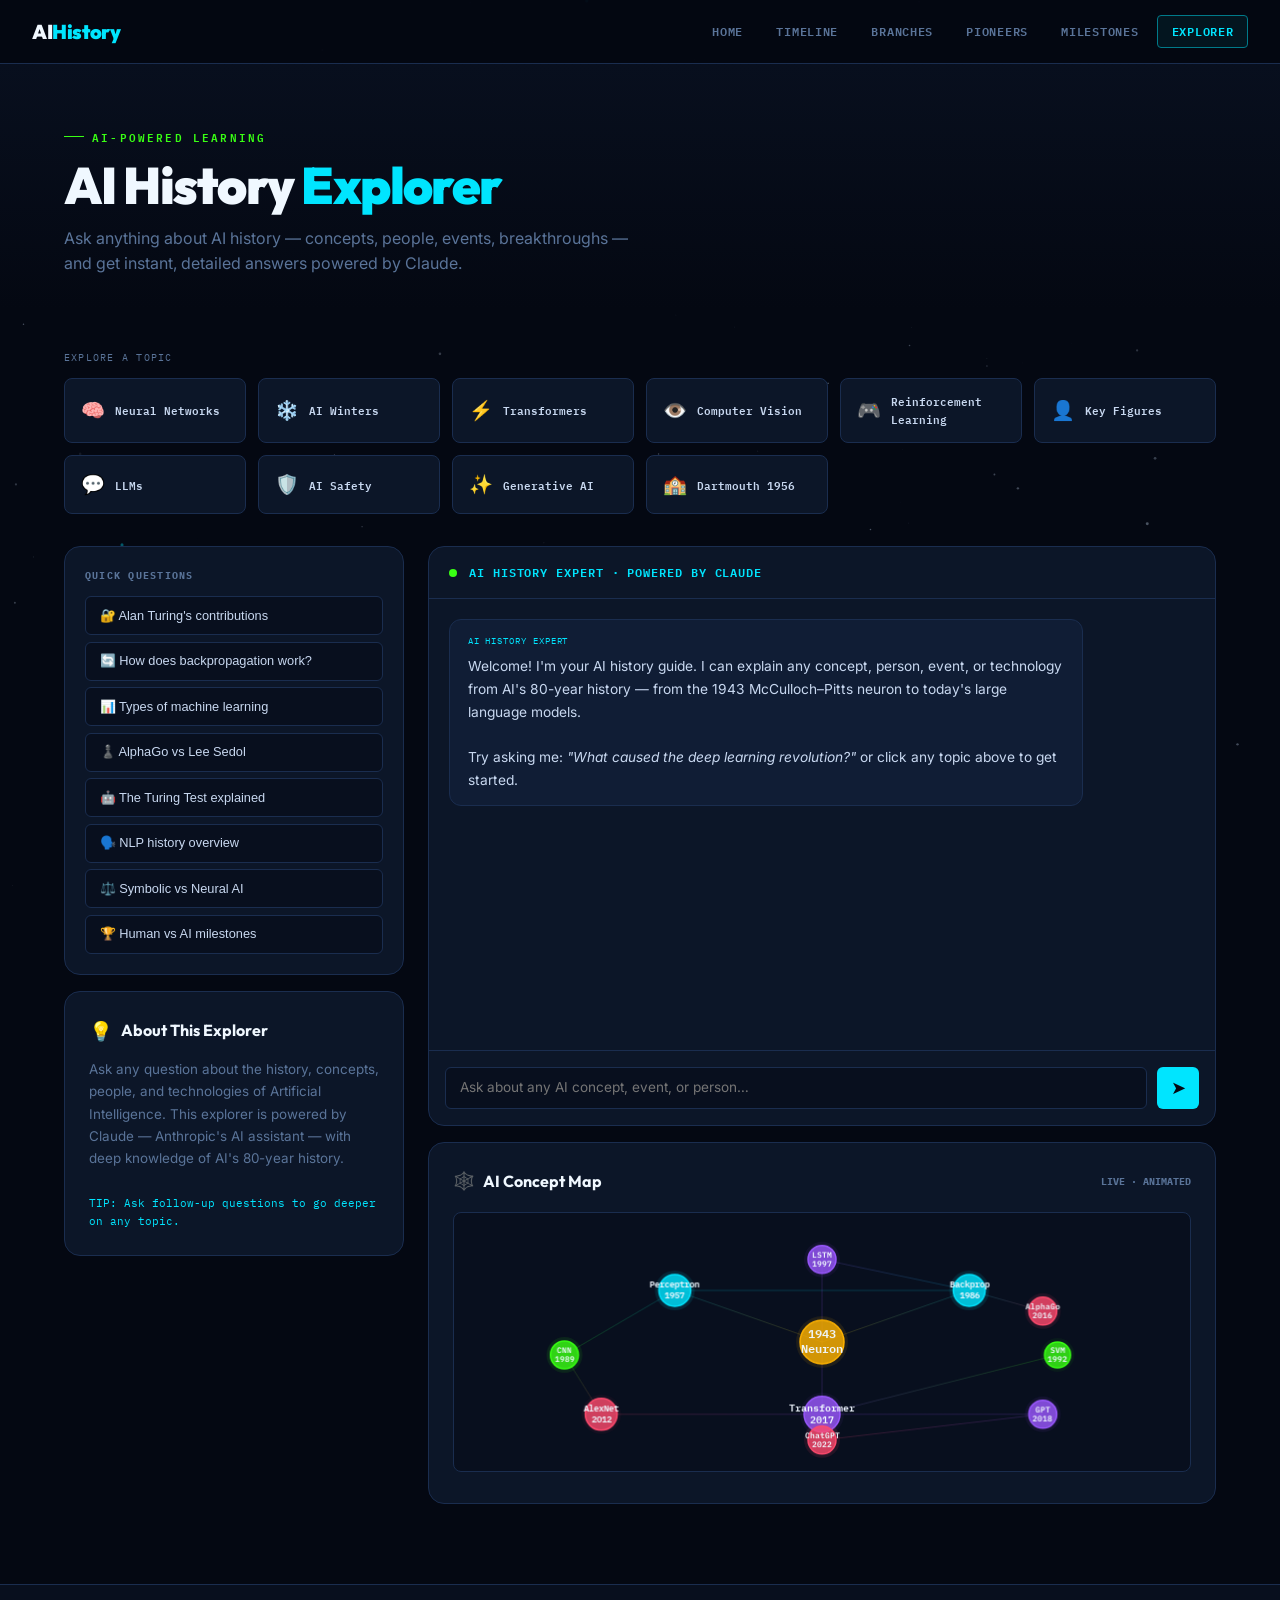
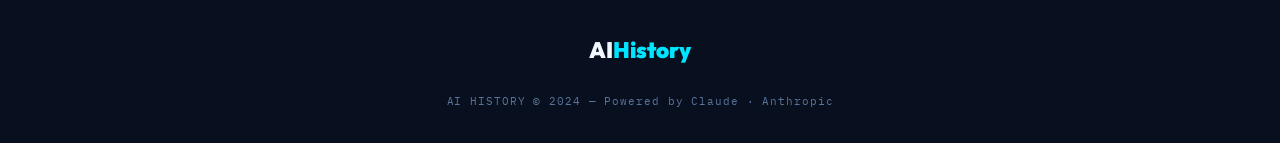
<file: explorer.html>
<!DOCTYPE html>
<html lang="en">
<head>
  <meta charset="UTF-8"/>
  <meta name="viewport" content="width=device-width, initial-scale=1.0"/>
  <title>Explorer — AI History</title>
  <link rel="stylesheet" href="main.css"/>
  <style>
    .explorer-layout {
      display: grid;
      grid-template-columns: 340px 1fr;
      gap: 1.5rem;
      min-height: calc(100vh - 200px);
    }
    .explorer-sidebar {
      display: flex; flex-direction: column; gap: 1rem;
    }
    .explorer-main {
      display: flex; flex-direction: column; gap: 1rem;
    }

    /* Chat panel */
    .chat-panel {
      background: var(--panel);
      border: 1px solid var(--rim);
      border-radius: var(--r-lg);
      display: flex; flex-direction: column;
      height: 580px;
      overflow: hidden;
    }
    .chat-header {
      padding: 1rem 1.25rem;
      border-bottom: 1px solid var(--rim);
      display: flex; align-items: center; gap: .75rem;
    }
    .chat-header-dot {
      width: 8px; height: 8px;
      border-radius: 50%;
      background: var(--phosphor);
      animation: pulse 1.4s ease infinite;
    }
    .chat-header-title {
      font-family: var(--font-mono);
      font-size: .72rem;
      font-weight: 600;
      color: var(--cyan);
      letter-spacing: .08em;
      text-transform: uppercase;
    }
    .chat-messages {
      flex: 1; overflow-y: auto;
      padding: 1.25rem;
      display: flex; flex-direction: column; gap: 1rem;
      scrollbar-width: thin;
      scrollbar-color: var(--rim) transparent;
    }
    .msg {
      max-width: 85%;
      padding: .85rem 1.1rem;
      border-radius: 12px;
      font-size: .86rem;
      line-height: 1.65;
    }
    .msg-user {
      align-self: flex-end;
      background: rgba(0,229,255,.1);
      border: 1px solid rgba(0,229,255,.2);
      color: var(--white);
    }
    .msg-ai {
      align-self: flex-start;
      background: var(--surface);
      border: 1px solid var(--rim);
      color: var(--text);
    }
    .msg-ai .msg-label {
      font-family: var(--font-mono);
      font-size: .58rem;
      color: var(--cyan);
      letter-spacing: .1em;
      text-transform: uppercase;
      margin-bottom: .4rem;
    }
    .msg-typing {
      display: flex; gap: 4px; align-items: center;
      padding: .75rem 1rem;
    }
    .typing-dot {
      width: 6px; height: 6px;
      border-radius: 50%;
      background: var(--muted);
      animation: typingBounce .9s ease infinite;
    }
    .typing-dot:nth-child(2) { animation-delay: .15s; }
    .typing-dot:nth-child(3) { animation-delay: .3s; }
    @keyframes typingBounce {
      0%,80%,100% { transform: translateY(0); opacity:.4; }
      40%          { transform: translateY(-6px); opacity:1; }
    }
    .chat-input-row {
      padding: 1rem;
      border-top: 1px solid var(--rim);
      display: flex; gap: .6rem;
    }
    .chat-input {
      flex: 1;
      background: var(--deep);
      border: 1px solid var(--rim);
      border-radius: 6px;
      padding: .65rem .9rem;
      color: var(--text);
      font-family: var(--font-body);
      font-size: .85rem;
      outline: none;
      resize: none;
      height: 42px;
      max-height: 120px;
      overflow-y: auto;
      transition: border-color var(--transition);
    }
    .chat-input:focus { border-color: var(--cyan); }
    .chat-send {
      background: var(--cyan);
      border: none;
      border-radius: 6px;
      width: 42px; height: 42px;
      display: flex; align-items: center; justify-content: center;
      cursor: pointer;
      color: var(--cosmos);
      font-size: 1.1rem;
      transition: all var(--transition);
      flex-shrink: 0;
    }
    .chat-send:hover { background: var(--white); transform: scale(1.05); }
    .chat-send:disabled { opacity: .5; cursor: not-allowed; transform: none; }

    /* Quick prompts */
    .quick-prompts {
      background: var(--panel);
      border: 1px solid var(--rim);
      border-radius: var(--r-lg);
      padding: 1.25rem;
    }
    .quick-prompts h4 {
      font-family: var(--font-mono);
      font-size: .65rem;
      color: var(--muted);
      letter-spacing: .12em;
      text-transform: uppercase;
      margin-bottom: .75rem;
    }
    .qp-list { display: flex; flex-direction: column; gap: .4rem; }
    .qp-btn {
      background: var(--deep);
      border: 1px solid var(--rim);
      border-radius: 6px;
      padding: .6rem .85rem;
      color: var(--text);
      font-size: .8rem;
      text-align: left;
      cursor: pointer;
      transition: all var(--transition);
      line-height: 1.4;
    }
    .qp-btn:hover {
      border-color: var(--cyan);
      color: var(--cyan);
      background: rgba(0,229,255,.04);
    }

    /* AI topic cards */
    .topic-grid {
      display: grid;
      grid-template-columns: repeat(auto-fill, minmax(180px, 1fr));
      gap: .75rem;
    }
    .topic-chip {
      background: var(--panel);
      border: 1px solid var(--rim);
      border-radius: var(--r);
      padding: .85rem 1rem;
      cursor: pointer;
      transition: all var(--transition);
      display: flex; align-items: center; gap: .6rem;
    }
    .topic-chip:hover {
      border-color: var(--cyan-dim);
      background: var(--surface);
      transform: translateY(-2px);
    }
    .topic-chip-icon { font-size: 1.2rem; }
    .topic-chip-label {
      font-family: var(--font-mono);
      font-size: .7rem;
      color: var(--text);
      font-weight: 600;
    }

    /* Concept map */
    .concept-panel {
      background: var(--panel);
      border: 1px solid var(--rim);
      border-radius: var(--r-lg);
      padding: 1.5rem;
    }
    .concept-panel h3 {
      font-family: var(--font-display);
      font-weight: 700;
      font-size: 1rem;
      color: var(--white);
      margin-bottom: 1rem;
    }
    #conceptCanvas {
      width: 100%;
      height: 260px;
      border-radius: var(--r);
      background: var(--deep);
      border: 1px solid var(--rim);
    }

    /* Info panel */
    .info-panel {
      background: var(--panel);
      border: 1px solid var(--rim);
      border-radius: var(--r-lg);
      padding: 1.5rem;
    }
    .info-panel h3 {
      font-family: var(--font-display);
      font-weight: 700;
      font-size: 1rem;
      color: var(--white);
      margin-bottom: .75rem;
      display: flex; align-items: center; gap: .5rem;
    }
    .info-panel h3 span { font-size: 1.2rem; }
    .info-body { font-size: .84rem; color: var(--muted); line-height: 1.65; }

    @media (max-width:960px) {
      .explorer-layout { grid-template-columns: 1fr; }
      .chat-panel { height: 420px; }
    }
  </style>
</head>
<body>

<canvas id="starfield"></canvas>

<nav class="nav">
  <a class="nav-brand" href="index.html">AI<span>History</span></a>
  <div class="nav-links">
    <a href="index.html">Home</a>
    <a href="timeline.html">Timeline</a>
    <a href="branches.html">Branches</a>
    <a href="pioneers.html">Pioneers</a>
    <a href="milestones.html">Milestones</a>
    <a href="explorer.html" class="active">Explorer</a>
  </div>
  <div class="nav-hamburger"><span></span><span></span><span></span></div>
</nav>
<div class="nav-mobile">
  <a href="index.html">Home</a><a href="timeline.html">Timeline</a>
  <a href="branches.html">Branches</a><a href="pioneers.html">Pioneers</a>
  <a href="milestones.html">Milestones</a><a href="explorer.html">Explorer</a>
</div>

<div class="page-wrap">

  <div style="padding:4rem 0 2rem;background:linear-gradient(to bottom,var(--deep),var(--cosmos));">
    <div class="container">
      <div class="sec-eyebrow">AI-Powered Learning</div>
      <h1 class="sec-title" style="font-size:clamp(2rem,4vw,3.2rem);margin-bottom:.75rem;">
        AI History <span class="accent">Explorer</span>
      </h1>
      <p style="color:var(--muted);max-width:58ch;">
        Ask anything about AI history — concepts, people, events, breakthroughs — 
        and get instant, detailed answers powered by Claude.
      </p>
    </div>
  </div>

  <div class="container" style="padding-top:2.5rem;padding-bottom:5rem;">

    <!-- TOPIC CHIPS -->
    <div style="margin-bottom:2rem;" class="animate-in">
      <div style="font-family:var(--font-mono);font-size:.65rem;color:var(--muted);letter-spacing:.12em;text-transform:uppercase;margin-bottom:.75rem;">Explore a topic</div>
      <div class="topic-grid">
        <div class="topic-chip" onclick="askTopic('Explain the history of neural networks from 1943 to today')">
          <span class="topic-chip-icon">🧠</span><span class="topic-chip-label">Neural Networks</span>
        </div>
        <div class="topic-chip" onclick="askTopic('What caused the two AI Winters and what ended them?')">
          <span class="topic-chip-icon">❄️</span><span class="topic-chip-label">AI Winters</span>
        </div>
        <div class="topic-chip" onclick="askTopic('Explain the Transformer architecture and why it was revolutionary')">
          <span class="topic-chip-icon">⚡</span><span class="topic-chip-label">Transformers</span>
        </div>
        <div class="topic-chip" onclick="askTopic('How did deep learning change computer vision from 2012 onwards?')">
          <span class="topic-chip-icon">👁️</span><span class="topic-chip-label">Computer Vision</span>
        </div>
        <div class="topic-chip" onclick="askTopic('Tell me about reinforcement learning milestones from TD-Gammon to AlphaGo')">
          <span class="topic-chip-icon">🎮</span><span class="topic-chip-label">Reinforcement Learning</span>
        </div>
        <div class="topic-chip" onclick="askTopic('Who are the most influential AI researchers and what did they contribute?')">
          <span class="topic-chip-icon">👤</span><span class="topic-chip-label">Key Figures</span>
        </div>
        <div class="topic-chip" onclick="askTopic('Explain how large language models work and their history from GPT-1 to GPT-4')">
          <span class="topic-chip-icon">💬</span><span class="topic-chip-label">LLMs</span>
        </div>
        <div class="topic-chip" onclick="askTopic('What is the history of AI safety and alignment as a research field?')">
          <span class="topic-chip-icon">🛡️</span><span class="topic-chip-label">AI Safety</span>
        </div>
        <div class="topic-chip" onclick="askTopic('Explain generative AI: GANs, VAEs, diffusion models and their history')">
          <span class="topic-chip-icon">✨</span><span class="topic-chip-label">Generative AI</span>
        </div>
        <div class="topic-chip" onclick="askTopic('What happened at the 1956 Dartmouth Conference and why does it matter?')">
          <span class="topic-chip-icon">🏫</span><span class="topic-chip-label">Dartmouth 1956</span>
        </div>
      </div>
    </div>

    <div class="explorer-layout">

      <!-- SIDEBAR -->
      <div class="explorer-sidebar">

        <!-- Quick prompts -->
        <div class="quick-prompts animate-in">
          <h4>Quick questions</h4>
          <div class="qp-list">
            <button class="qp-btn" onclick="askTopic('What did Alan Turing contribute to AI?')">🔐 Alan Turing's contributions</button>
            <button class="qp-btn" onclick="askTopic('Explain backpropagation in simple terms')">🔄 How does backpropagation work?</button>
            <button class="qp-btn" onclick="askTopic('What is the difference between supervised, unsupervised and reinforcement learning?')">📊 Types of machine learning</button>
            <button class="qp-btn" onclick="askTopic('How did AlphaGo defeat Lee Sedol and why was it significant?')">♟️ AlphaGo vs Lee Sedol</button>
            <button class="qp-btn" onclick="askTopic('What is the Turing Test and has any AI passed it?')">🤖 The Turing Test explained</button>
            <button class="qp-btn" onclick="askTopic('Explain the history of NLP from rule-based systems to ChatGPT')">🗣️ NLP history overview</button>
            <button class="qp-btn" onclick="askTopic('What are the key differences between symbolic AI and neural AI?')">⚖️ Symbolic vs Neural AI</button>
            <button class="qp-btn" onclick="askTopic('When did AI start beating humans at different tasks? Give a timeline.')">🏆 Human vs AI milestones</button>
          </div>
        </div>

        <!-- Info panel -->
        <div class="info-panel animate-in">
          <h3><span>💡</span> About This Explorer</h3>
          <p class="info-body">
            Ask any question about the history, concepts, people, and technologies of Artificial Intelligence.
            This explorer is powered by Claude — Anthropic's AI assistant — with deep knowledge of AI's 80-year history.
          </p>
          <br/>
          <p class="info-body" style="font-family:var(--font-mono);font-size:.68rem;color:var(--cyan);">
            TIP: Ask follow-up questions to go deeper on any topic.
          </p>
        </div>

      </div><!-- end sidebar -->

      <!-- MAIN -->
      <div class="explorer-main">

        <!-- Chat -->
        <div class="chat-panel animate-in">
          <div class="chat-header">
            <div class="chat-header-dot"></div>
            <div class="chat-header-title">AI History Expert · Powered by Claude</div>
          </div>
          <div class="chat-messages" id="chatMessages">
            <div class="msg msg-ai">
              <div class="msg-label">AI History Expert</div>
              Welcome! I'm your AI history guide. I can explain any concept, person, event, or technology from AI's 80-year history — from the 1943 McCulloch–Pitts neuron to today's large language models.<br><br>
              Try asking me: <em>"What caused the deep learning revolution?"</em> or click any topic above to get started.
            </div>
          </div>
          <div class="chat-input-row">
            <textarea class="chat-input" id="chatInput" placeholder="Ask about any AI concept, event, or person…" rows="1"></textarea>
            <button class="chat-send" id="chatSendBtn" onclick="sendMessage()" title="Send">➤</button>
          </div>
        </div>

        <!-- Concept visualiser -->
        <div class="concept-panel animate-in">
          <h3 style="display:flex;align-items:center;gap:.5rem;">
            <span style="font-size:1.1rem;">🕸️</span> AI Concept Map
            <span style="font-family:var(--font-mono);font-size:.62rem;color:var(--muted);margin-left:auto;">LIVE · ANIMATED</span>
          </h3>
          <canvas id="conceptCanvas"></canvas>
        </div>

      </div><!-- end main -->
    </div><!-- end explorer layout -->

  </div>
</div><!-- end page-wrap -->

<footer class="footer">
  <div class="footer-brand">AI<span>History</span></div>
  <p class="footer-copy">AI HISTORY © 2024 — Powered by Claude · Anthropic</p>
</footer>

<script src="main.js"></script>
<script>
// ===== CONCEPT MAP CANVAS =====
(function() {
  const canvas = document.getElementById('conceptCanvas');
  if (!canvas) return;
  const ctx = canvas.getContext('2d');
  let W, H;

  const concepts = [
    { label:'1943\nNeuron',  x:.5, y:.5, color:'#ffb300', size:22 },
    { label:'Perceptron\n1957', x:.3, y:.3, color:'#00e5ff', size:16 },
    { label:'Backprop\n1986', x:.7, y:.3, color:'#00e5ff', size:16 },
    { label:'CNN\n1989', x:.15, y:.55, color:'#39ff14', size:14 },
    { label:'LSTM\n1997', x:.5, y:.18, color:'#9b59ff', size:14 },
    { label:'SVM\n1992', x:.82, y:.55, color:'#39ff14', size:13 },
    { label:'AlexNet\n2012', x:.2, y:.78, color:'#ff4b6e', size:16 },
    { label:'Transformer\n2017', x:.5, y:.78, color:'#9b59ff', size:18 },
    { label:'GPT\n2018', x:.8, y:.78, color:'#9b59ff', size:14 },
    { label:'AlphaGo\n2016', x:.8, y:.38, color:'#ff4b6e', size:14 },
    { label:'ChatGPT\n2022', x:.5, y:.88, color:'#ff4b6e', size:14 },
  ];

  const edges = [
    [0,1],[0,2],[1,2],[1,3],[2,4],[3,6],[4,7],[5,7],[6,7],[7,8],[7,10],[8,10],[2,9]
  ];

  const resize = () => {
    W = canvas.width  = canvas.offsetWidth;
    H = canvas.height = canvas.offsetHeight;
  };
  window.addEventListener('resize', resize);
  resize();

  let t = 0;
  (function draw() {
    t += 0.008;
    ctx.clearRect(0, 0, W, H);

    // Draw edges
    edges.forEach(([a, b]) => {
      const na = concepts[a], nb = concepts[b];
      const ax = na.x * W, ay = na.y * H;
      const bx = nb.x * W, by = nb.y * H;
      const grad = ctx.createLinearGradient(ax, ay, bx, by);
      grad.addColorStop(0, na.color + '33');
      grad.addColorStop(1, nb.color + '33');
      ctx.beginPath();
      ctx.moveTo(ax, ay);
      ctx.lineTo(bx, by);
      ctx.strokeStyle = grad;
      ctx.lineWidth = 1;
      ctx.stroke();
    });

    // Draw nodes
    concepts.forEach((c, i) => {
      const x = c.x * W, y = c.y * H;
      const glow = 0.7 + Math.sin(t + i * 0.7) * 0.3;

      // glow halo
      ctx.beginPath();
      ctx.arc(x, y, c.size + 4, 0, Math.PI * 2);
      ctx.fillStyle = c.color + Math.floor(glow * 30).toString(16).padStart(2,'0');
      ctx.fill();

      // node
      ctx.beginPath();
      ctx.arc(x, y, c.size, 0, Math.PI * 2);
      ctx.fillStyle = c.color + 'cc';
      ctx.fill();
      ctx.strokeStyle = c.color;
      ctx.lineWidth = 1.5;
      ctx.stroke();

      // label
      ctx.fillStyle = '#f0f8ff';
      ctx.font = `600 ${Math.max(8, c.size * 0.55)}px IBM Plex Mono, monospace`;
      ctx.textAlign = 'center';
      ctx.textBaseline = 'middle';
      const lines = c.label.split('\n');
      lines.forEach((l, li) => {
        const offset = (li - (lines.length - 1) / 2) * (c.size * 0.65);
        ctx.fillText(l, x, y + offset);
      });
    });

    requestAnimationFrame(draw);
  })();
})();

// ===== CHAT =====
const SYSTEM_PROMPT = `You are an expert AI historian with encyclopaedic knowledge of the history of Artificial Intelligence from 1943 to 2024. You know every milestone, researcher, paper, algorithm, and breakthrough in AI history.

When answering:
- Be informative, engaging, and precise
- Include specific dates, names, and technical details
- Connect events to show how ideas evolved over time
- Use clear structure — if listing multiple points, use short paragraphs
- Keep answers focused and well-paced (150-300 words unless asked for more)
- Use analogies to make complex concepts accessible
- End with a brief "why it matters" or follow-up suggestion when appropriate

You are speaking to someone learning about AI history through an interactive encyclopedia website.`;

let conversationHistory = [];

async function callClaude(userMessage) {
  conversationHistory.push({ role: 'user', content: userMessage });

  const response = await fetch('https://api.anthropic.com/v1/messages', {
    method: 'POST',
    headers: { 'Content-Type': 'application/json' },
    body: JSON.stringify({
      model: 'claude-sonnet-4-6',
      max_tokens: 1000,
      system: SYSTEM_PROMPT,
      messages: conversationHistory,
    }),
  });

  const data = await response.json();
  const reply = data.content?.[0]?.text || 'Sorry, I could not generate a response.';
  conversationHistory.push({ role: 'assistant', content: reply });
  return reply;
}

function appendMessage(role, text) {
  const container = document.getElementById('chatMessages');
  const div = document.createElement('div');
  div.className = `msg msg-${role}`;
  if (role === 'ai') {
    div.innerHTML = `<div class="msg-label">AI History Expert</div>${text.replace(/\n/g, '<br>')}`;
  } else {
    div.textContent = text;
  }
  container.appendChild(div);
  container.scrollTop = container.scrollHeight;
  return div;
}

function showTyping() {
  const container = document.getElementById('chatMessages');
  const div = document.createElement('div');
  div.className = 'msg msg-ai';
  div.id = 'typingIndicator';
  div.innerHTML = `<div class="msg-label">AI History Expert</div><div class="msg-typing"><div class="typing-dot"></div><div class="typing-dot"></div><div class="typing-dot"></div></div>`;
  container.appendChild(div);
  container.scrollTop = container.scrollHeight;
}

function removeTyping() {
  document.getElementById('typingIndicator')?.remove();
}

async function sendMessage(overrideText) {
  const input = document.getElementById('chatInput');
  const sendBtn = document.getElementById('chatSendBtn');
  const text = (overrideText || input.value).trim();
  if (!text) return;

  input.value = '';
  sendBtn.disabled = true;
  appendMessage('user', text);
  showTyping();

  try {
    const reply = await callClaude(text);
    removeTyping();
    appendMessage('ai', reply);
  } catch (err) {
    removeTyping();
    appendMessage('ai', '⚠️ Unable to connect to the AI. Please check your connection and try again.');
    console.error(err);
  } finally {
    sendBtn.disabled = false;
    input.focus();
  }
}

function askTopic(text) {
  document.getElementById('chatInput').value = text;
  sendMessage();
  // Scroll to chat
  document.querySelector('.chat-panel').scrollIntoView({ behavior: 'smooth', block: 'start' });
}

// Enter key to send
document.getElementById('chatInput').addEventListener('keydown', function(e) {
  if (e.key === 'Enter' && !e.shiftKey) {
    e.preventDefault();
    sendMessage();
  }
});

// Auto-resize textarea
document.getElementById('chatInput').addEventListener('input', function() {
  this.style.height = '42px';
  this.style.height = Math.min(this.scrollHeight, 120) + 'px';
});
</script>
</body>
</html>
</file>
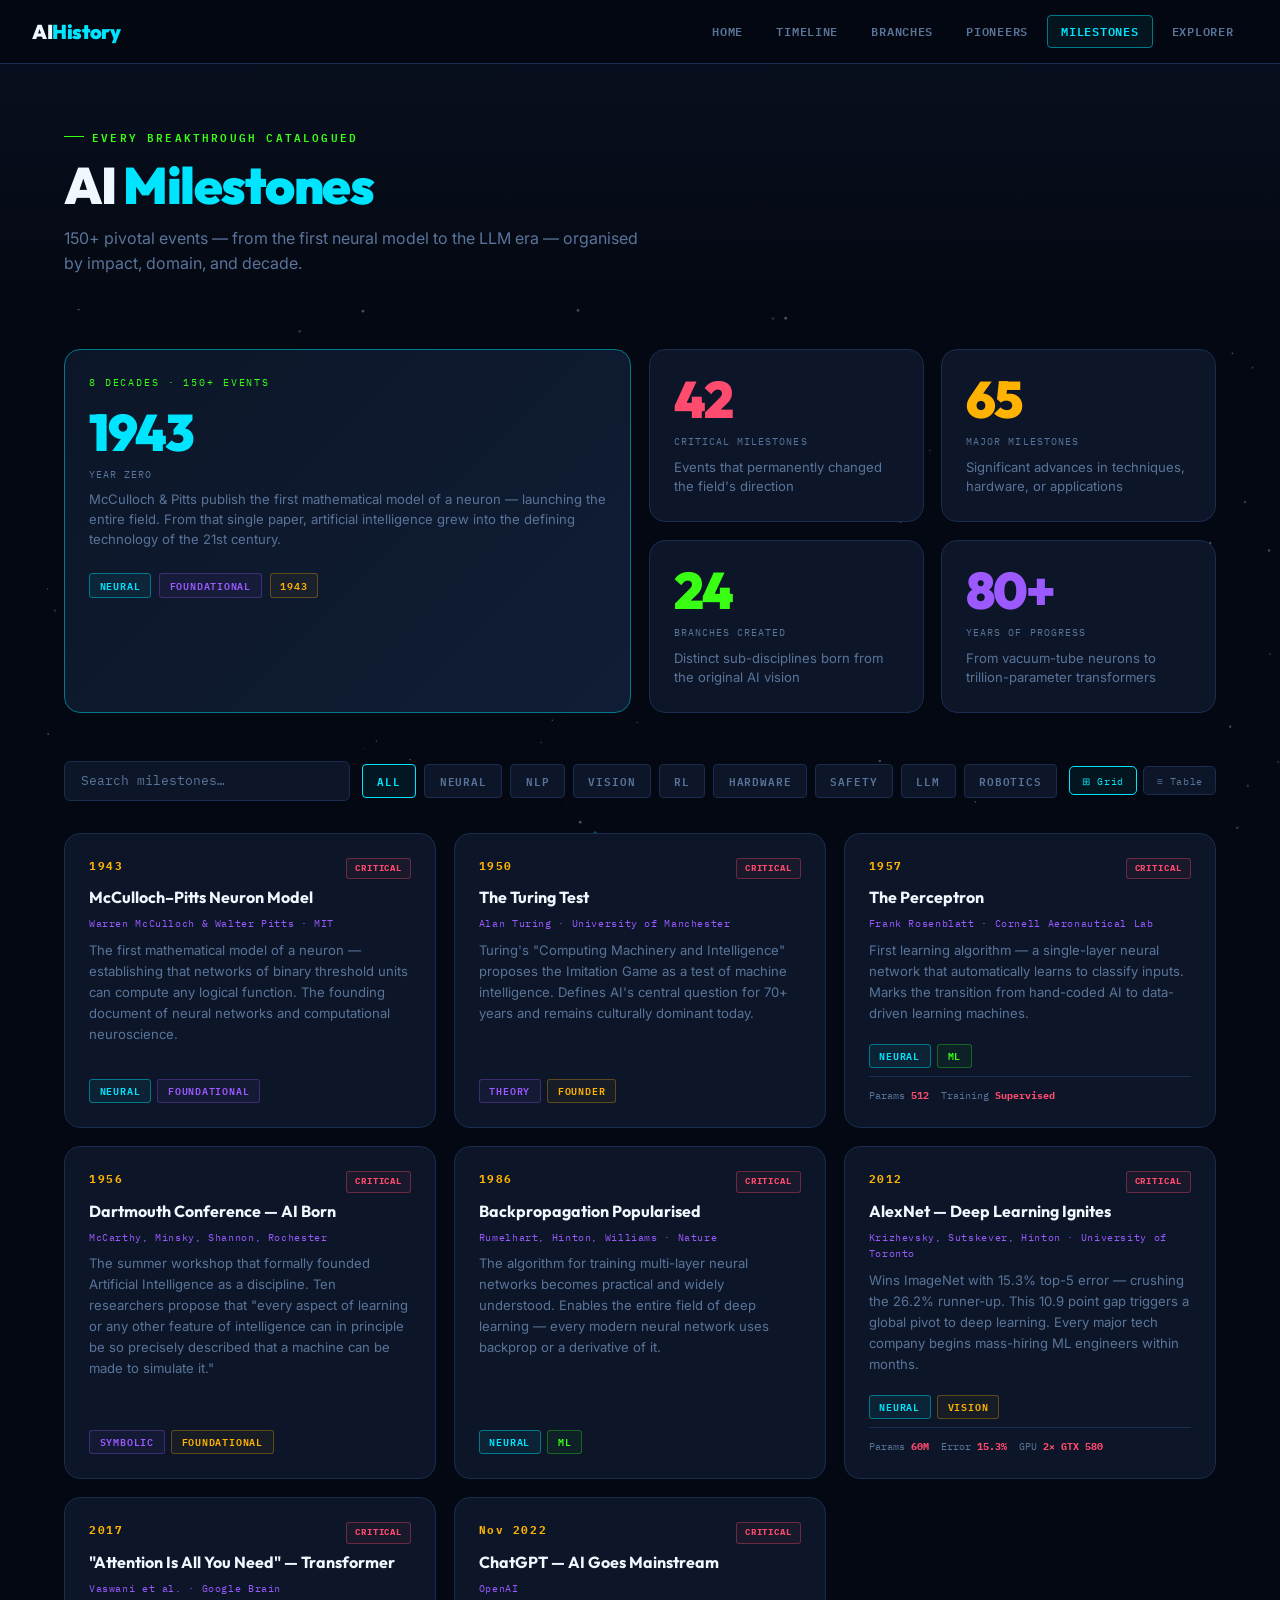
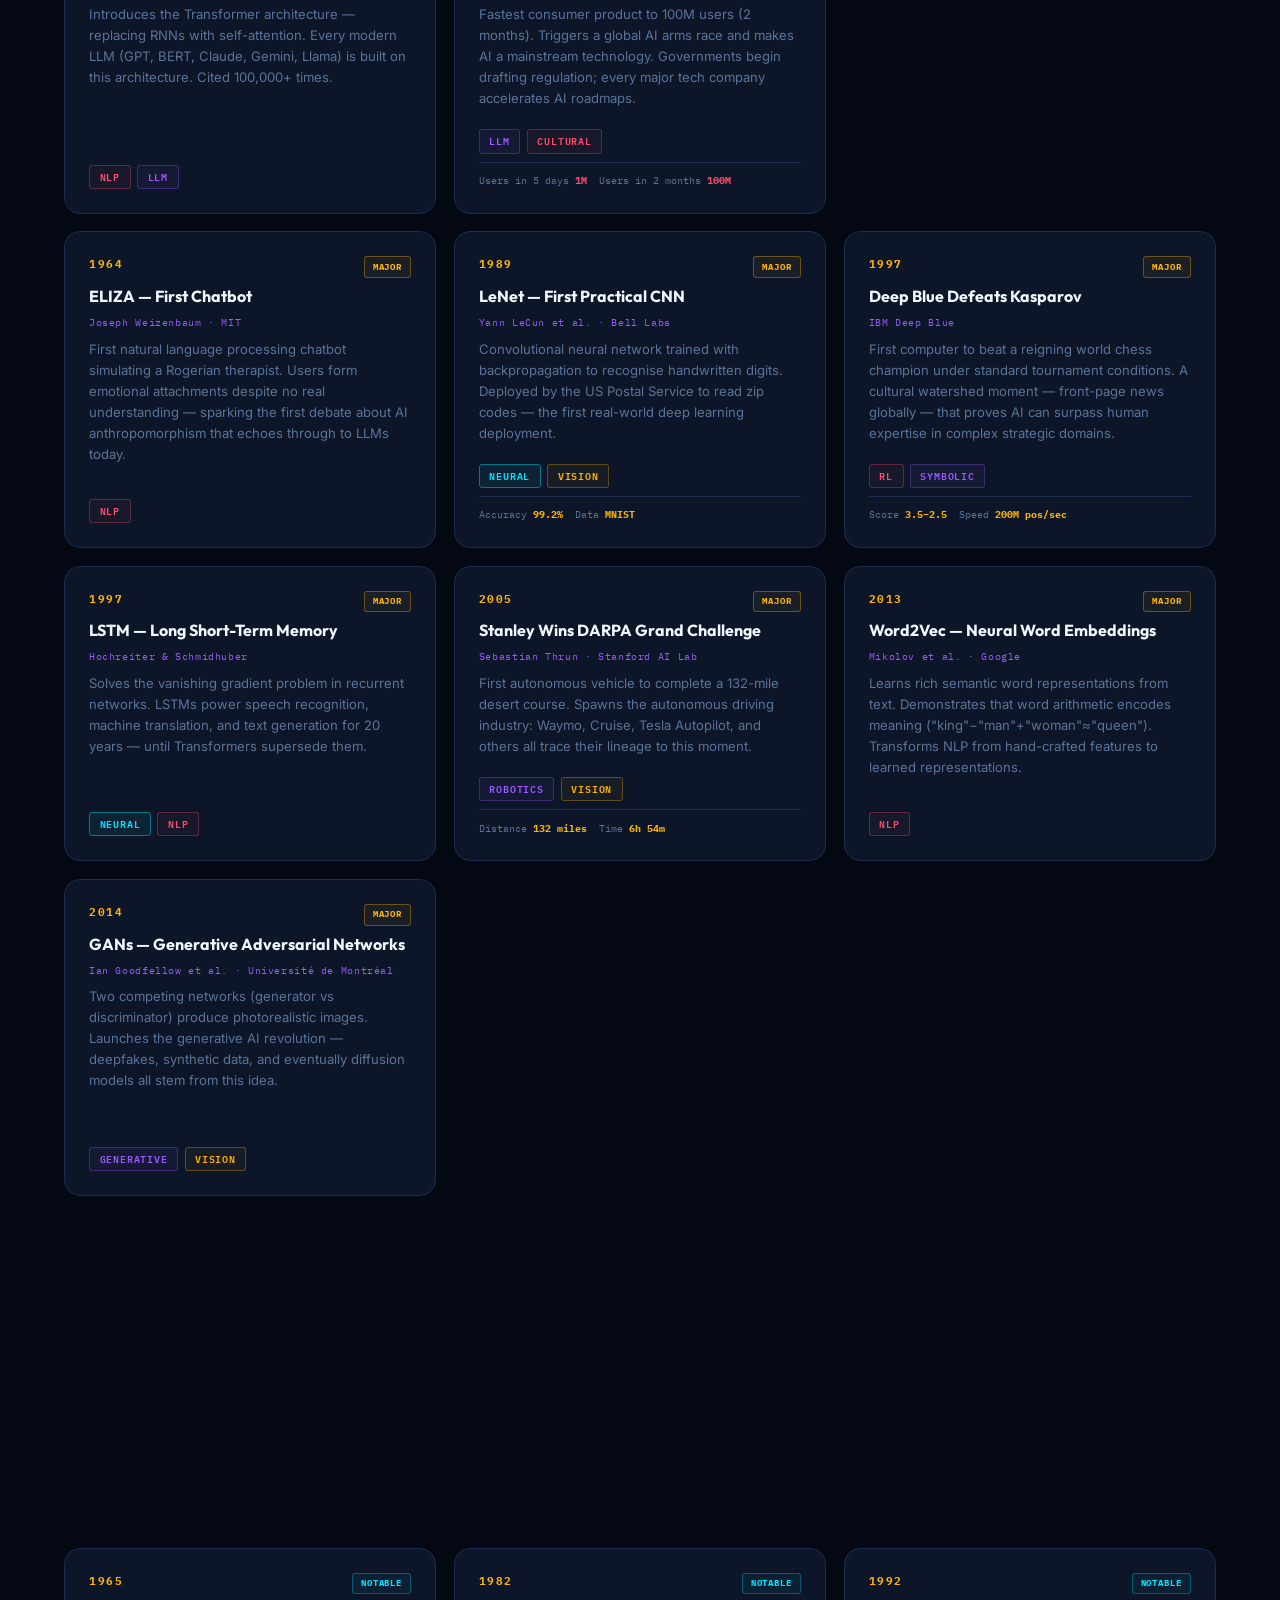
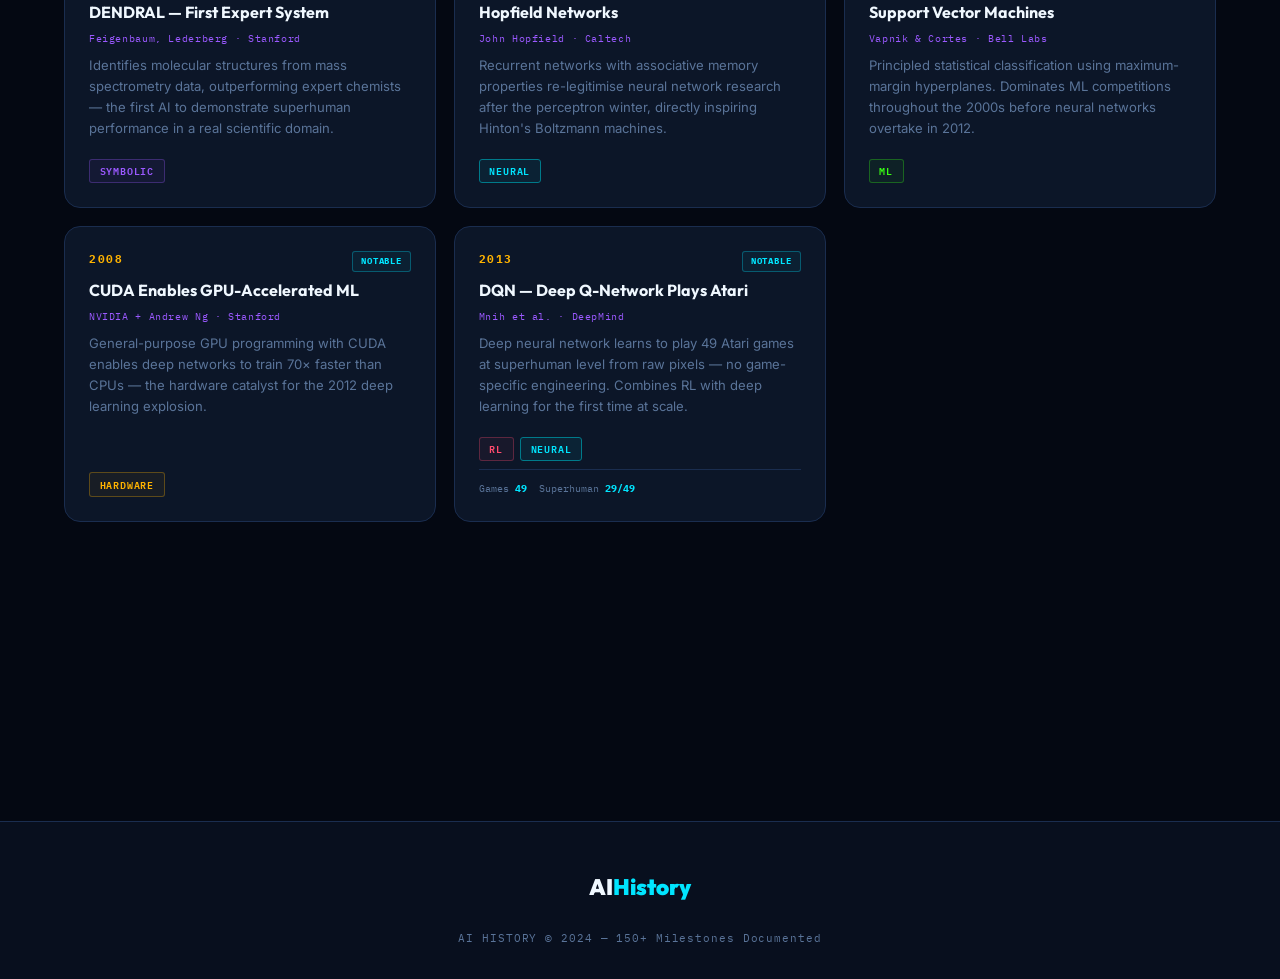
<file: milestones.html>
<!DOCTYPE html>
<html lang="en">
<head>
  <meta charset="UTF-8"/>
  <meta name="viewport" content="width=device-width, initial-scale=1.0"/>
  <title>Milestones — AI History</title>
  <link rel="stylesheet" href="main.css"/>
  <style>
    .ms-grid {
      display: grid;
      grid-template-columns: repeat(auto-fill, minmax(320px, 1fr));
      gap: 1.1rem;
    }
    .ms-card {
      background: var(--panel);
      border: 1px solid var(--rim);
      border-radius: var(--r-lg);
      padding: 1.5rem;
      transition: all var(--transition);
      position: relative;
      overflow: hidden;
      display: flex;
      flex-direction: column;
      gap: .5rem;
    }
    .ms-card:hover {
      transform: translateY(-4px);
      border-color: var(--ms-color, var(--cyan));
      box-shadow: 0 12px 32px rgba(0,0,0,.4);
    }
    .ms-card::before {
      content: '';
      position: absolute; left:0; top:0; bottom:0; width:3px;
      background: var(--ms-color, var(--cyan));
      opacity: 0;
      transition: opacity var(--transition);
    }
    .ms-card:hover::before { opacity: 1; }
    .ms-top { display:flex; align-items:flex-start; justify-content:space-between; gap:.5rem; }
    .ms-year {
      font-family: var(--font-mono);
      font-size: .68rem;
      font-weight: 700;
      color: var(--amber);
      letter-spacing: .14em;
      white-space: nowrap;
    }
    .ms-impact {
      font-family: var(--font-mono);
      font-size: .58rem;
      font-weight: 700;
      letter-spacing: .1em;
      text-transform: uppercase;
      padding: .15rem .5rem;
      border-radius: 3px;
      border: 1px solid;
      white-space: nowrap;
    }
    .impact-critical { color:#ff4b6e; border-color:rgba(255,75,110,.35); background:rgba(255,75,110,.06); }
    .impact-major    { color:#ffb300; border-color:rgba(255,179,0,.35);  background:rgba(255,179,0,.06); }
    .impact-notable  { color:#00e5ff; border-color:rgba(0,229,255,.3);   background:rgba(0,229,255,.05); }
    .ms-title {
      font-family: var(--font-display);
      font-weight: 700;
      font-size: 1rem;
      color: var(--white);
      line-height: 1.25;
    }
    .ms-who {
      font-family: var(--font-mono);
      font-size: .65rem;
      color: var(--violet);
      letter-spacing: .06em;
    }
    .ms-desc {
      font-size: .82rem;
      color: var(--muted);
      line-height: 1.6;
      flex: 1;
    }
    .ms-stats {
      display: flex;
      gap: .75rem;
      flex-wrap: wrap;
      padding-top: .6rem;
      border-top: 1px solid var(--rim);
    }
    .ms-stat {
      font-family: var(--font-mono);
      font-size: .65rem;
      color: var(--muted);
    }
    .ms-stat strong {
      color: var(--ms-color, var(--cyan));
      font-weight: 700;
    }

    /* Bento hero */
    .bento {
      display: grid;
      grid-template-columns: repeat(4, 1fr);
      grid-template-rows: auto auto;
      gap: 1.1rem;
      margin-bottom: 3rem;
    }
    .bento-item {
      background: var(--panel);
      border: 1px solid var(--rim);
      border-radius: var(--r-lg);
      padding: 1.5rem;
      transition: all var(--transition);
    }
    .bento-item:hover { border-color: var(--cyan-dim); background: var(--surface); }
    .bento-big { grid-column: span 2; grid-row: span 2; }
    .bento-num {
      font-family: var(--font-display);
      font-size: 3.2rem;
      font-weight: 900;
      letter-spacing: -.04em;
      line-height: 1;
      margin-bottom: .5rem;
    }
    .bento-lbl {
      font-family: var(--font-mono);
      font-size: .65rem;
      color: var(--muted);
      letter-spacing: .1em;
      text-transform: uppercase;
    }
    .bento-desc {
      font-size: .82rem;
      color: var(--muted);
      margin-top: .5rem;
      line-height: 1.5;
    }

    /* View toggle */
    .view-toggle {
      display: flex;
      gap: .4rem;
      margin-left: auto;
    }
    .view-btn {
      background: var(--panel);
      border: 1px solid var(--rim);
      border-radius: 5px;
      padding: .4rem .75rem;
      color: var(--muted);
      font-family: var(--font-mono);
      font-size: .65rem;
      letter-spacing: .06em;
      cursor: pointer;
      transition: all var(--transition);
    }
    .view-btn.active, .view-btn:hover {
      border-color: var(--cyan);
      color: var(--cyan);
      background: rgba(0,229,255,.06);
    }

    /* Table view */
    .ms-table-wrap {
      overflow-x: auto;
      border: 1px solid var(--rim);
      border-radius: var(--r-lg);
    }
    .ms-table {
      width: 100%; border-collapse: collapse;
      font-size: .83rem;
    }
    .ms-table thead th {
      font-family: var(--font-mono);
      font-size: .62rem;
      letter-spacing: .14em;
      text-transform: uppercase;
      color: var(--muted);
      padding: .85rem 1rem;
      text-align: left;
      border-bottom: 1px solid var(--rim);
      background: var(--panel);
      white-space: nowrap;
    }
    .ms-table tbody tr {
      border-bottom: 1px solid rgba(26,45,79,.5);
      transition: background var(--transition);
    }
    .ms-table tbody tr:hover { background: var(--surface); }
    .ms-table tbody tr:last-child { border-bottom: none; }
    .ms-table td { padding: .8rem 1rem; vertical-align: top; }
    .ms-table td:first-child {
      font-family: var(--font-mono); font-weight:700;
      color: var(--amber); white-space: nowrap;
    }
    .ms-table td:nth-child(2) { font-weight:600; color:var(--white); min-width:200px; }
    .ms-table td:nth-child(3) { color:var(--muted); min-width:120px; font-family:var(--font-mono); font-size:.72rem; }
    .ms-table td:nth-child(4) { color:var(--muted); max-width:360px; }
    .hidden { display: none !important; }

    @media (max-width:900px) {
      .bento { grid-template-columns: repeat(2,1fr); }
      .bento-big { grid-column:span 2; grid-row:auto; }
    }
    @media (max-width:600px) {
      .bento { grid-template-columns: 1fr 1fr; }
    }
  </style>
</head>
<body>

<canvas id="starfield"></canvas>

<nav class="nav">
  <a class="nav-brand" href="index.html">AI<span>History</span></a>
  <div class="nav-links">
    <a href="index.html">Home</a>
    <a href="timeline.html">Timeline</a>
    <a href="branches.html">Branches</a>
    <a href="pioneers.html">Pioneers</a>
    <a href="milestones.html" class="active">Milestones</a>
    <a href="explorer.html">Explorer</a>
  </div>
  <div class="nav-hamburger"><span></span><span></span><span></span></div>
</nav>
<div class="nav-mobile">
  <a href="index.html">Home</a><a href="timeline.html">Timeline</a>
  <a href="branches.html">Branches</a><a href="pioneers.html">Pioneers</a>
  <a href="milestones.html">Milestones</a><a href="explorer.html">Explorer</a>
</div>

<div class="page-wrap">

  <div style="padding:4rem 0 2rem;background:linear-gradient(to bottom,var(--deep),var(--cosmos));">
    <div class="container">
      <div class="sec-eyebrow">Every breakthrough catalogued</div>
      <h1 class="sec-title" style="font-size:clamp(2rem,4vw,3.2rem);margin-bottom:.75rem;">
        AI <span class="accent">Milestones</span>
      </h1>
      <p style="color:var(--muted);max-width:58ch;">
        150+ pivotal events — from the first neural model to the LLM era — 
        organised by impact, domain, and decade.
      </p>
    </div>
  </div>

  <div class="container" style="padding-top:2.5rem;">

    <!-- BENTO STATS -->
    <div class="bento animate-in">
      <div class="bento-item bento-big" style="background:linear-gradient(135deg,var(--panel),var(--surface));border-color:var(--cyan-dim);">
        <div style="font-family:var(--font-mono);font-size:.65rem;color:var(--phosphor);letter-spacing:.18em;text-transform:uppercase;margin-bottom:1rem;">8 Decades · 150+ Events</div>
        <div class="bento-num" style="color:var(--cyan);">1943</div>
        <div class="bento-lbl">Year Zero</div>
        <p class="bento-desc">McCulloch &amp; Pitts publish the first mathematical model of a neuron — launching the entire field. From that single paper, artificial intelligence grew into the defining technology of the 21st century.</p>
        <div style="margin-top:1.5rem;display:flex;gap:.5rem;flex-wrap:wrap;">
          <span class="tag tag-cyan">Neural</span>
          <span class="tag tag-violet">Foundational</span>
          <span class="tag tag-amber">1943</span>
        </div>
      </div>
      <div class="bento-item">
        <div class="bento-num" style="color:var(--rose);" data-count="42" data-suffix="">0</div>
        <div class="bento-lbl">Critical Milestones</div>
        <p class="bento-desc">Events that permanently changed the field's direction</p>
      </div>
      <div class="bento-item">
        <div class="bento-num" style="color:var(--amber);" data-count="65" data-suffix="">0</div>
        <div class="bento-lbl">Major Milestones</div>
        <p class="bento-desc">Significant advances in techniques, hardware, or applications</p>
      </div>
      <div class="bento-item">
        <div class="bento-num" style="color:var(--phosphor);" data-count="24" data-suffix="">0</div>
        <div class="bento-lbl">Branches Created</div>
        <p class="bento-desc">Distinct sub-disciplines born from the original AI vision</p>
      </div>
      <div class="bento-item">
        <div class="bento-num" style="color:var(--violet);" data-count="80" data-suffix="+">0</div>
        <div class="bento-lbl">Years of Progress</div>
        <p class="bento-desc">From vacuum-tube neurons to trillion-parameter transformers</p>
      </div>
    </div>

    <!-- FILTER + VIEW TOGGLE -->
    <div class="filter-bar" style="margin-bottom:2rem;">
      <input class="search-input" id="msSearch" type="search" placeholder="Search milestones…" style="max-width:300px;"/>
      <div class="filter-chips">
        <button class="chip active" data-filter="all">All</button>
        <button class="chip" data-filter="neural">Neural</button>
        <button class="chip" data-filter="nlp">NLP</button>
        <button class="chip" data-filter="vision">Vision</button>
        <button class="chip" data-filter="rl">RL</button>
        <button class="chip" data-filter="hardware">Hardware</button>
        <button class="chip" data-filter="safety">Safety</button>
        <button class="chip" data-filter="llm">LLM</button>
        <button class="chip" data-filter="robotics">Robotics</button>
      </div>
      <div class="view-toggle">
        <button class="view-btn active" id="btnGrid" onclick="setView('grid')">⊞ Grid</button>
        <button class="view-btn" id="btnTable" onclick="setView('table')">≡ Table</button>
      </div>
    </div>

    <!-- GRID VIEW -->
    <div id="gridView" class="ms-grid">

      <!-- ===== CRITICAL ===== -->
      <div class="ms-card animate-in" data-tags="neural foundational" style="--ms-color:var(--rose);">
        <div class="ms-top">
          <span class="ms-year">1943</span>
          <span class="ms-impact impact-critical">Critical</span>
        </div>
        <div class="ms-title">McCulloch–Pitts Neuron Model</div>
        <div class="ms-who">Warren McCulloch &amp; Walter Pitts · MIT</div>
        <p class="ms-desc">The first mathematical model of a neuron — establishing that networks of binary threshold units can compute any logical function. The founding document of neural networks and computational neuroscience.</p>
        <div class="timeline-tags"><span class="tag tag-cyan">Neural</span><span class="tag tag-violet">Foundational</span></div>
      </div>

      <div class="ms-card animate-in" data-delay="1" data-tags="theory foundational" style="--ms-color:var(--rose);">
        <div class="ms-top"><span class="ms-year">1950</span><span class="ms-impact impact-critical">Critical</span></div>
        <div class="ms-title">The Turing Test</div>
        <div class="ms-who">Alan Turing · University of Manchester</div>
        <p class="ms-desc">Turing's "Computing Machinery and Intelligence" proposes the Imitation Game as a test of machine intelligence. Defines AI's central question for 70+ years and remains culturally dominant today.</p>
        <div class="timeline-tags"><span class="tag tag-violet">Theory</span><span class="tag tag-amber">Founder</span></div>
      </div>

      <div class="ms-card animate-in" data-delay="2" data-tags="neural ml" style="--ms-color:var(--rose);">
        <div class="ms-top"><span class="ms-year">1957</span><span class="ms-impact impact-critical">Critical</span></div>
        <div class="ms-title">The Perceptron</div>
        <div class="ms-who">Frank Rosenblatt · Cornell Aeronautical Lab</div>
        <p class="ms-desc">First learning algorithm — a single-layer neural network that automatically learns to classify inputs. Marks the transition from hand-coded AI to data-driven learning machines.</p>
        <div class="timeline-tags"><span class="tag tag-cyan">Neural</span><span class="tag tag-green">ML</span></div>
        <div class="ms-stats"><span class="ms-stat">Params <strong>512</strong></span><span class="ms-stat">Training <strong>Supervised</strong></span></div>
      </div>

      <div class="ms-card animate-in" data-delay="3" data-tags="symbolic foundational" style="--ms-color:var(--rose);">
        <div class="ms-top"><span class="ms-year">1956</span><span class="ms-impact impact-critical">Critical</span></div>
        <div class="ms-title">Dartmouth Conference — AI Born</div>
        <div class="ms-who">McCarthy, Minsky, Shannon, Rochester</div>
        <p class="ms-desc">The summer workshop that formally founded Artificial Intelligence as a discipline. Ten researchers propose that "every aspect of learning or any other feature of intelligence can in principle be so precisely described that a machine can be made to simulate it."</p>
        <div class="timeline-tags"><span class="tag tag-violet">Symbolic</span><span class="tag tag-amber">Foundational</span></div>
      </div>

      <div class="ms-card animate-in" data-delay="4" data-tags="neural ml" style="--ms-color:var(--rose);">
        <div class="ms-top"><span class="ms-year">1986</span><span class="ms-impact impact-critical">Critical</span></div>
        <div class="ms-title">Backpropagation Popularised</div>
        <div class="ms-who">Rumelhart, Hinton, Williams · Nature</div>
        <p class="ms-desc">The algorithm for training multi-layer neural networks becomes practical and widely understood. Enables the entire field of deep learning — every modern neural network uses backprop or a derivative of it.</p>
        <div class="timeline-tags"><span class="tag tag-cyan">Neural</span><span class="tag tag-green">ML</span></div>
      </div>

      <div class="ms-card animate-in" data-delay="5" data-tags="neural vision ml" style="--ms-color:var(--rose);">
        <div class="ms-top"><span class="ms-year">2012</span><span class="ms-impact impact-critical">Critical</span></div>
        <div class="ms-title">AlexNet — Deep Learning Ignites</div>
        <div class="ms-who">Krizhevsky, Sutskever, Hinton · University of Toronto</div>
        <p class="ms-desc">Wins ImageNet with 15.3% top-5 error — crushing the 26.2% runner-up. This 10.9 point gap triggers a global pivot to deep learning. Every major tech company begins mass-hiring ML engineers within months.</p>
        <div class="timeline-tags"><span class="tag tag-cyan">Neural</span><span class="tag tag-amber">Vision</span></div>
        <div class="ms-stats">
          <span class="ms-stat">Params <strong>60M</strong></span>
          <span class="ms-stat">Error <strong>15.3%</strong></span>
          <span class="ms-stat">GPU <strong>2× GTX 580</strong></span>
        </div>
      </div>

      <div class="ms-card animate-in" data-delay="6" data-tags="nlp llm" style="--ms-color:var(--rose);">
        <div class="ms-top"><span class="ms-year">2017</span><span class="ms-impact impact-critical">Critical</span></div>
        <div class="ms-title">"Attention Is All You Need" — Transformer</div>
        <div class="ms-who">Vaswani et al. · Google Brain</div>
        <p class="ms-desc">Introduces the Transformer architecture — replacing RNNs with self-attention. Every modern LLM (GPT, BERT, Claude, Gemini, Llama) is built on this architecture. Cited 100,000+ times.</p>
        <div class="timeline-tags"><span class="tag tag-rose">NLP</span><span class="tag tag-violet">LLM</span></div>
      </div>

      <div class="ms-card animate-in" data-delay="7" data-tags="nlp llm" style="--ms-color:var(--rose);">
        <div class="ms-top"><span class="ms-year">Nov 2022</span><span class="ms-impact impact-critical">Critical</span></div>
        <div class="ms-title">ChatGPT — AI Goes Mainstream</div>
        <div class="ms-who">OpenAI</div>
        <p class="ms-desc">Fastest consumer product to 100M users (2 months). Triggers a global AI arms race and makes AI a mainstream technology. Governments begin drafting regulation; every major tech company accelerates AI roadmaps.</p>
        <div class="timeline-tags"><span class="tag tag-violet">LLM</span><span class="tag tag-rose">Cultural</span></div>
        <div class="ms-stats">
          <span class="ms-stat">Users in 5 days <strong>1M</strong></span>
          <span class="ms-stat">Users in 2 months <strong>100M</strong></span>
        </div>
      </div>

      <!-- ===== MAJOR ===== -->
      <div class="ms-card animate-in" data-tags="ml foundational" style="--ms-color:var(--amber);">
        <div class="ms-top"><span class="ms-year">1959</span><span class="ms-impact impact-major">Major</span></div>
        <div class="ms-title">Machine Learning Coined</div>
        <div class="ms-who">Arthur Samuel · IBM</div>
        <p class="ms-desc">Samuel coins "Machine Learning" while building a world-class checkers program — the first self-learning system to exceed its creator's ability. The term and paradigm now underpin virtually all modern AI.</p>
        <div class="timeline-tags"><span class="tag tag-green">ML</span></div>
      </div>

      <div class="ms-card animate-in" data-delay="1" data-tags="nlp" style="--ms-color:var(--amber);">
        <div class="ms-top"><span class="ms-year">1964</span><span class="ms-impact impact-major">Major</span></div>
        <div class="ms-title">ELIZA — First Chatbot</div>
        <div class="ms-who">Joseph Weizenbaum · MIT</div>
        <p class="ms-desc">First natural language processing chatbot simulating a Rogerian therapist. Users form emotional attachments despite no real understanding — sparking the first debate about AI anthropomorphism that echoes through to LLMs today.</p>
        <div class="timeline-tags"><span class="tag tag-rose">NLP</span></div>
      </div>

      <div class="ms-card animate-in" data-delay="2" data-tags="neural vision" style="--ms-color:var(--amber);">
        <div class="ms-top"><span class="ms-year">1989</span><span class="ms-impact impact-major">Major</span></div>
        <div class="ms-title">LeNet — First Practical CNN</div>
        <div class="ms-who">Yann LeCun et al. · Bell Labs</div>
        <p class="ms-desc">Convolutional neural network trained with backpropagation to recognise handwritten digits. Deployed by the US Postal Service to read zip codes — the first real-world deep learning deployment.</p>
        <div class="timeline-tags"><span class="tag tag-cyan">Neural</span><span class="tag tag-amber">Vision</span></div>
        <div class="ms-stats"><span class="ms-stat">Accuracy <strong>99.2%</strong></span><span class="ms-stat">Data <strong>MNIST</strong></span></div>
      </div>

      <div class="ms-card animate-in" data-delay="3" data-tags="rl" style="--ms-color:var(--amber);">
        <div class="ms-top"><span class="ms-year">1997</span><span class="ms-impact impact-major">Major</span></div>
        <div class="ms-title">Deep Blue Defeats Kasparov</div>
        <div class="ms-who">IBM Deep Blue</div>
        <p class="ms-desc">First computer to beat a reigning world chess champion under standard tournament conditions. A cultural watershed moment — front-page news globally — that proves AI can surpass human expertise in complex strategic domains.</p>
        <div class="timeline-tags"><span class="tag tag-rose">RL</span><span class="tag tag-violet">Symbolic</span></div>
        <div class="ms-stats"><span class="ms-stat">Score <strong>3.5–2.5</strong></span><span class="ms-stat">Speed <strong>200M pos/sec</strong></span></div>
      </div>

      <div class="ms-card animate-in" data-delay="4" data-tags="neural nlp" style="--ms-color:var(--amber);">
        <div class="ms-top"><span class="ms-year">1997</span><span class="ms-impact impact-major">Major</span></div>
        <div class="ms-title">LSTM — Long Short-Term Memory</div>
        <div class="ms-who">Hochreiter &amp; Schmidhuber</div>
        <p class="ms-desc">Solves the vanishing gradient problem in recurrent networks. LSTMs power speech recognition, machine translation, and text generation for 20 years — until Transformers supersede them.</p>
        <div class="timeline-tags"><span class="tag tag-cyan">Neural</span><span class="tag tag-rose">NLP</span></div>
      </div>

      <div class="ms-card animate-in" data-delay="5" data-tags="robotics vision" style="--ms-color:var(--amber);">
        <div class="ms-top"><span class="ms-year">2005</span><span class="ms-impact impact-major">Major</span></div>
        <div class="ms-title">Stanley Wins DARPA Grand Challenge</div>
        <div class="ms-who">Sebastian Thrun · Stanford AI Lab</div>
        <p class="ms-desc">First autonomous vehicle to complete a 132-mile desert course. Spawns the autonomous driving industry: Waymo, Cruise, Tesla Autopilot, and others all trace their lineage to this moment.</p>
        <div class="timeline-tags"><span class="tag tag-violet">Robotics</span><span class="tag tag-amber">Vision</span></div>
        <div class="ms-stats"><span class="ms-stat">Distance <strong>132 miles</strong></span><span class="ms-stat">Time <strong>6h 54m</strong></span></div>
      </div>

      <div class="ms-card animate-in" data-delay="6" data-tags="nlp ml" style="--ms-color:var(--amber);">
        <div class="ms-top"><span class="ms-year">2013</span><span class="ms-impact impact-major">Major</span></div>
        <div class="ms-title">Word2Vec — Neural Word Embeddings</div>
        <div class="ms-who">Mikolov et al. · Google</div>
        <p class="ms-desc">Learns rich semantic word representations from text. Demonstrates that word arithmetic encodes meaning ("king"−"man"+"woman"≈"queen"). Transforms NLP from hand-crafted features to learned representations.</p>
        <div class="timeline-tags"><span class="tag tag-rose">NLP</span></div>
      </div>

      <div class="ms-card animate-in" data-delay="7" data-tags="neural vision" style="--ms-color:var(--amber);">
        <div class="ms-top"><span class="ms-year">2014</span><span class="ms-impact impact-major">Major</span></div>
        <div class="ms-title">GANs — Generative Adversarial Networks</div>
        <div class="ms-who">Ian Goodfellow et al. · Université de Montréal</div>
        <p class="ms-desc">Two competing networks (generator vs discriminator) produce photorealistic images. Launches the generative AI revolution — deepfakes, synthetic data, and eventually diffusion models all stem from this idea.</p>
        <div class="timeline-tags"><span class="tag tag-violet">Generative</span><span class="tag tag-amber">Vision</span></div>
      </div>

      <div class="ms-card animate-in" data-delay="8" data-tags="rl neural" style="--ms-color:var(--amber);">
        <div class="ms-top"><span class="ms-year">2016</span><span class="ms-impact impact-major">Major</span></div>
        <div class="ms-title">AlphaGo Defeats Lee Sedol</div>
        <div class="ms-who">DeepMind</div>
        <p class="ms-desc">Go has more board positions than atoms in the universe. AlphaGo's 4-1 victory over world champion Lee Sedol was predicted to be at least a decade away. Move 37 in Game 2 stunned professional players worldwide.</p>
        <div class="timeline-tags"><span class="tag tag-rose">RL</span><span class="tag tag-cyan">Neural</span></div>
        <div class="ms-stats"><span class="ms-stat">Score <strong>4–1</strong></span><span class="ms-stat">Viewers <strong>60M+</strong></span></div>
      </div>

      <div class="ms-card animate-in" data-delay="9" data-tags="nlp llm" style="--ms-color:var(--amber);">
        <div class="ms-top"><span class="ms-year">2018</span><span class="ms-impact impact-major">Major</span></div>
        <div class="ms-title">BERT — Bidirectional Transformers</div>
        <div class="ms-who">Devlin et al. · Google AI</div>
        <p class="ms-desc">Pre-trained bidirectional transformer achieves state-of-the-art on 11 NLP benchmarks. Transfer learning becomes the dominant NLP paradigm — pre-train on massive text, fine-tune on specific tasks.</p>
        <div class="timeline-tags"><span class="tag tag-rose">NLP</span><span class="tag tag-violet">LLM</span></div>
        <div class="ms-stats"><span class="ms-stat">Params <strong>340M</strong></span><span class="ms-stat">Benchmarks <strong>11/11</strong></span></div>
      </div>

      <div class="ms-card animate-in" data-delay="10" data-tags="llm nlp" style="--ms-color:var(--amber);">
        <div class="ms-top"><span class="ms-year">2020</span><span class="ms-impact impact-major">Major</span></div>
        <div class="ms-title">GPT-3 — Emergent Few-Shot Learning</div>
        <div class="ms-who">OpenAI</div>
        <p class="ms-desc">At 175B parameters, GPT-3 demonstrates emergent few-shot learning — solving tasks it was never explicitly trained for with only a few examples. Microsoft licenses it exclusively for $1 billion.</p>
        <div class="timeline-tags"><span class="tag tag-violet">LLM</span></div>
        <div class="ms-stats"><span class="ms-stat">Params <strong>175B</strong></span><span class="ms-stat">Training tokens <strong>300B</strong></span></div>
      </div>

      <div class="ms-card animate-in" data-delay="11" data-tags="vision llm" style="--ms-color:var(--amber);">
        <div class="ms-top"><span class="ms-year">2021</span><span class="ms-impact impact-major">Major</span></div>
        <div class="ms-title">AlphaFold 2 — Protein Folding Solved</div>
        <div class="ms-who">DeepMind</div>
        <p class="ms-desc">Predicts 3D protein structures from amino acid sequences with atomic accuracy — solving a 50-year grand challenge. Science magazine's Breakthrough of the Year. 200M+ structures released freely.</p>
        <div class="timeline-tags"><span class="tag tag-green">Science</span><span class="tag tag-cyan">Neural</span></div>
        <div class="ms-stats"><span class="ms-stat">Accuracy <strong>~Angstrom</strong></span><span class="ms-stat">Structures released <strong>200M+</strong></span></div>
      </div>

      <!-- ===== NOTABLE ===== -->
      <div class="ms-card animate-in" data-tags="hardware" style="--ms-color:var(--cyan);">
        <div class="ms-top"><span class="ms-year">1951</span><span class="ms-impact impact-notable">Notable</span></div>
        <div class="ms-title">SNARC — First Neural Network Machine</div>
        <div class="ms-who">Minsky &amp; Edmonds · Princeton</div>
        <p class="ms-desc">3000 vacuum tubes simulating 40 neurons with adjustable synaptic weights — the first physical neural network computer.</p>
        <div class="timeline-tags"><span class="tag tag-cyan">Neural</span><span class="tag tag-amber">Hardware</span></div>
      </div>

      <div class="ms-card animate-in" data-delay="1" data-tags="symbolic" style="--ms-color:var(--cyan);">
        <div class="ms-top"><span class="ms-year">1965</span><span class="ms-impact impact-notable">Notable</span></div>
        <div class="ms-title">DENDRAL — First Expert System</div>
        <div class="ms-who">Feigenbaum, Lederberg · Stanford</div>
        <p class="ms-desc">Identifies molecular structures from mass spectrometry data, outperforming expert chemists — the first AI to demonstrate superhuman performance in a real scientific domain.</p>
        <div class="timeline-tags"><span class="tag tag-violet">Symbolic</span></div>
      </div>

      <div class="ms-card animate-in" data-delay="2" data-tags="neural ml" style="--ms-color:var(--cyan);">
        <div class="ms-top"><span class="ms-year">1982</span><span class="ms-impact impact-notable">Notable</span></div>
        <div class="ms-title">Hopfield Networks</div>
        <div class="ms-who">John Hopfield · Caltech</div>
        <p class="ms-desc">Recurrent networks with associative memory properties re-legitimise neural network research after the perceptron winter, directly inspiring Hinton's Boltzmann machines.</p>
        <div class="timeline-tags"><span class="tag tag-cyan">Neural</span></div>
      </div>

      <div class="ms-card animate-in" data-delay="3" data-tags="ml" style="--ms-color:var(--cyan);">
        <div class="ms-top"><span class="ms-year">1992</span><span class="ms-impact impact-notable">Notable</span></div>
        <div class="ms-title">Support Vector Machines</div>
        <div class="ms-who">Vapnik &amp; Cortes · Bell Labs</div>
        <p class="ms-desc">Principled statistical classification using maximum-margin hyperplanes. Dominates ML competitions throughout the 2000s before neural networks overtake in 2012.</p>
        <div class="timeline-tags"><span class="tag tag-green">ML</span></div>
      </div>

      <div class="ms-card animate-in" data-delay="4" data-tags="hardware" style="--ms-color:var(--cyan);">
        <div class="ms-top"><span class="ms-year">2008</span><span class="ms-impact impact-notable">Notable</span></div>
        <div class="ms-title">CUDA Enables GPU-Accelerated ML</div>
        <div class="ms-who">NVIDIA + Andrew Ng · Stanford</div>
        <p class="ms-desc">General-purpose GPU programming with CUDA enables deep networks to train 70× faster than CPUs — the hardware catalyst for the 2012 deep learning explosion.</p>
        <div class="timeline-tags"><span class="tag tag-amber">Hardware</span></div>
      </div>

      <div class="ms-card animate-in" data-delay="5" data-tags="rl neural" style="--ms-color:var(--cyan);">
        <div class="ms-top"><span class="ms-year">2013</span><span class="ms-impact impact-notable">Notable</span></div>
        <div class="ms-title">DQN — Deep Q-Network Plays Atari</div>
        <div class="ms-who">Mnih et al. · DeepMind</div>
        <p class="ms-desc">Deep neural network learns to play 49 Atari games at superhuman level from raw pixels — no game-specific engineering. Combines RL with deep learning for the first time at scale.</p>
        <div class="timeline-tags"><span class="tag tag-rose">RL</span><span class="tag tag-cyan">Neural</span></div>
        <div class="ms-stats"><span class="ms-stat">Games <strong>49</strong></span><span class="ms-stat">Superhuman <strong>29/49</strong></span></div>
      </div>

      <div class="ms-card animate-in" data-delay="6" data-tags="vision llm" style="--ms-color:var(--cyan);">
        <div class="ms-top"><span class="ms-year">2021</span><span class="ms-impact impact-notable">Notable</span></div>
        <div class="ms-title">DALL-E &amp; CLIP — Text-to-Image</div>
        <div class="ms-who">OpenAI</div>
        <p class="ms-desc">DALL-E generates creative images from text prompts; CLIP learns joint text-image representations. Together they launch the text-to-image revolution — Stable Diffusion, Midjourney, and Imagen follow within a year.</p>
        <div class="timeline-tags"><span class="tag tag-amber">Vision</span><span class="tag tag-violet">Generative</span></div>
      </div>

      <div class="ms-card animate-in" data-delay="7" data-tags="safety llm" style="--ms-color:var(--cyan);">
        <div class="ms-top"><span class="ms-year">2022</span><span class="ms-impact impact-notable">Notable</span></div>
        <div class="ms-title">RLHF — Aligning LLMs with Human Feedback</div>
        <div class="ms-who">Stiennon, Ouyang et al. · OpenAI</div>
        <p class="ms-desc">Reinforcement Learning from Human Feedback trains models to be helpful and harmless. The key technique behind ChatGPT and all modern aligned AI assistants.</p>
        <div class="timeline-tags"><span class="tag tag-rose">Safety</span><span class="tag tag-violet">LLM</span></div>
      </div>

      <div class="ms-card animate-in" data-delay="8" data-tags="llm nlp" style="--ms-color:var(--cyan);">
        <div class="ms-top"><span class="ms-year">2023</span><span class="ms-impact impact-notable">Notable</span></div>
        <div class="ms-title">GPT-4 — Multimodal Reasoning</div>
        <div class="ms-who">OpenAI</div>
        <p class="ms-desc">Accepts images and text as input; scores in the top 10% of bar exam, top 1% of biology olympiad. The first widely-deployed multimodal foundation model demonstrating expert-level reasoning.</p>
        <div class="timeline-tags"><span class="tag tag-violet">LLM</span><span class="tag tag-rose">Multimodal</span></div>
      </div>

      <div class="ms-card animate-in" data-delay="9" data-tags="llm safety" style="--ms-color:var(--cyan);">
        <div class="ms-top"><span class="ms-year">2024</span><span class="ms-impact impact-notable">Notable</span></div>
        <div class="ms-title">o1 — Chain-of-Thought Reasoning Models</div>
        <div class="ms-who">OpenAI</div>
        <p class="ms-desc">Reasoning models that "think before answering" using extended chain-of-thought. Achieves PhD-level performance on mathematics, physics, and biology — a qualitative leap in AI reasoning capability.</p>
        <div class="timeline-tags"><span class="tag tag-violet">LLM</span><span class="tag tag-violet">Reasoning</span></div>
      </div>

    </div><!-- end grid view -->

    <!-- TABLE VIEW -->
    <div id="tableView" class="hidden">
      <div class="ms-table-wrap">
        <table class="ms-table" id="msTable">
          <thead>
            <tr>
              <th>Year</th>
              <th>Milestone</th>
              <th>Domain</th>
              <th>Significance</th>
            </tr>
          </thead>
          <tbody id="msTableBody">
            <!-- populated by JS -->
          </tbody>
        </table>
      </div>
    </div>

  </div>
</div>

<footer class="footer">
  <div class="footer-brand">AI<span>History</span></div>
  <p class="footer-copy">AI HISTORY © 2024 — 150+ Milestones Documented</p>
</footer>

<script src="main.js"></script>
<script>
// Table data
const milestoneData = [
  {year:'1943',title:'McCulloch–Pitts Neuron',domain:'Neural',desc:'First mathematical model of a neuron; computing theory basis of ANNs'},
  {year:'1950',title:'Turing Test Proposed',domain:'Theory',desc:'Imitation game defines machine intelligence benchmark'},
  {year:'1951',title:'SNARC Neural Machine',domain:'Neural/HW',desc:'First physical neural network computer; 3000 vacuum tubes'},
  {year:'1956',title:'Dartmouth Conference',domain:'Symbolic',desc:'AI founded as a discipline; term "Artificial Intelligence" coined'},
  {year:'1957',title:'Perceptron Algorithm',domain:'Neural/ML',desc:'First supervised learning algorithm; pattern classification'},
  {year:'1958',title:'Lisp Language',domain:'Symbolic',desc:'Primary AI programming language for 30 years'},
  {year:'1959',title:'Machine Learning Coined',domain:'ML',desc:'Samuel\'s checkers program; first self-improving software'},
  {year:'1964',title:'ELIZA Chatbot',domain:'NLP',desc:'First conversational AI; Rogerian therapist simulation'},
  {year:'1965',title:'DENDRAL Expert System',domain:'Symbolic',desc:'First AI to match expert-level scientific performance'},
  {year:'1966',title:'ALPAC Report',domain:'NLP',desc:'Machine translation failure triggers NLP funding collapse'},
  {year:'1969',title:'Perceptrons Book',domain:'Neural',desc:'Minsky & Papert prove perceptron limits; sets back neural research'},
  {year:'1972',title:'MYCIN Medical AI',domain:'Symbolic',desc:'Expert system matching physician diagnostic accuracy'},
  {year:'1974',title:'Backpropagation Derived',domain:'Neural',desc:'Werbos PhD thesis — training multi-layer networks; ignored for a decade'},
  {year:'1982',title:'Hopfield Networks',domain:'Neural',desc:'Associative memory; rekindled neural research'},
  {year:'1986',title:'Backprop Popularised',domain:'Neural',desc:'Rumelhart, Hinton, Williams — Nature paper launches deep learning'},
  {year:'1989',title:'LeNet CNN',domain:'Vision',desc:'Convolutional nets for handwriting; deployed by US Postal Service'},
  {year:'1992',title:'Support Vector Machines',domain:'ML',desc:'Maximum-margin classifiers; dominant method until 2012'},
  {year:'1997',title:'LSTM Networks',domain:'Neural/NLP',desc:'Solved vanishing gradient; powered speech & translation for 20 years'},
  {year:'1997',title:'Deep Blue vs Kasparov',domain:'RL',desc:'First computer to defeat world chess champion; landmark cultural moment'},
  {year:'2001',title:'Bayesian Spam Filters',domain:'ML/NLP',desc:'First mass-scale ML deployment touching hundreds of millions of users'},
  {year:'2005',title:'DARPA Challenge Won',domain:'Robotics',desc:'Autonomous vehicle completes 132-mile desert course; spawns AV industry'},
  {year:'2006',title:'Deep Belief Networks',domain:'Neural',desc:'Hinton — effective deep network training; launches deep learning era'},
  {year:'2007',title:'ImageNet Founded',domain:'Vision',desc:'14M labelled images; the dataset that triggers 2012 revolution'},
  {year:'2008',title:'CUDA for ML',domain:'Hardware',desc:'GPU training 70× faster than CPU; hardware foundation for deep learning'},
  {year:'2012',title:'AlexNet ImageNet Win',domain:'Vision',desc:'15.3% error vs 26.2% runner-up; global pivot to deep learning'},
  {year:'2013',title:'Word2Vec',domain:'NLP',desc:'Neural word embeddings; semantic arithmetic in vector space'},
  {year:'2013',title:'DQN Atari',domain:'RL',desc:'DeepMind — superhuman Atari play from pixels; deep RL breakthrough'},
  {year:'2014',title:'GANs',domain:'Generative',desc:'Goodfellow — adversarial generative networks; photorealistic image synthesis'},
  {year:'2014',title:'Seq2Seq + Attention',domain:'NLP',desc:'Neural machine translation; precursor to Transformer architecture'},
  {year:'2016',title:'AlphaGo defeats Sedol',domain:'RL',desc:'World Go champion defeated 4-1; superhuman game AI achieved'},
  {year:'2017',title:'Transformer Architecture',domain:'NLP/LLM',desc:'Self-attention replaces RNNs; backbone of every modern LLM'},
  {year:'2018',title:'BERT',domain:'NLP/LLM',desc:'Bidirectional pretrained transformer; 11/11 NLP benchmarks SOTA'},
  {year:'2018',title:'GPT-1',domain:'LLM',desc:'OpenAI first language model; unsupervised pretraining + fine-tuning'},
  {year:'2019',title:'GPT-2',domain:'LLM',desc:'1.5B param model "too dangerous to release"; launches safety debate'},
  {year:'2020',title:'GPT-3',domain:'LLM',desc:'175B params; emergent few-shot learning; $1B Microsoft licence'},
  {year:'2021',title:'DALL-E & CLIP',domain:'Vision/Gen',desc:'Text-to-image generation; joint text-image representation learning'},
  {year:'2021',title:'AlphaFold 2',domain:'Science',desc:'Protein structure prediction at atomic accuracy; 50-year problem solved'},
  {year:'2022',title:'RLHF Alignment',domain:'Safety/LLM',desc:'Human feedback training for helpful, harmless AI assistants'},
  {year:'2022',title:'Stable Diffusion',domain:'Vision/Gen',desc:'Open-source text-to-image; millions of users overnight'},
  {year:'2022',title:'ChatGPT',domain:'LLM',desc:'100M users in 2 months; fastest consumer product ever; AI goes mainstream'},
  {year:'2023',title:'GPT-4 Multimodal',domain:'LLM',desc:'Vision + text; top 10% bar exam; expert-level reasoning'},
  {year:'2023',title:'Llama 2 Open Source',domain:'LLM',desc:'Meta open-sources large language models; democratises LLM access'},
  {year:'2024',title:'o1 Reasoning Models',domain:'LLM',desc:'Chain-of-thought reasoning; PhD-level math, physics, biology'},
  {year:'2024',title:'Sora Video Generation',domain:'Vision/Gen',desc:'Text-to-video with cinematic quality; new generative modality'},
  {year:'2024',title:'Nobel Prize — AlphaFold',domain:'Science',desc:'Demis Hassabis & John Jumper win Nobel Chemistry for AlphaFold'},
];

function buildTable(data) {
  const tbody = document.getElementById('msTableBody');
  tbody.innerHTML = data.map(m => `
    <tr>
      <td>${m.year}</td>
      <td>${m.title}</td>
      <td>${m.domain}</td>
      <td>${m.desc}</td>
    </tr>
  `).join('');
}
buildTable(milestoneData);

function setView(v) {
  const grid = document.getElementById('gridView');
  const table = document.getElementById('tableView');
  const btnG = document.getElementById('btnGrid');
  const btnT = document.getElementById('btnTable');
  if (v === 'grid') {
    grid.classList.remove('hidden');
    table.classList.add('hidden');
    btnG.classList.add('active');
    btnT.classList.remove('active');
  } else {
    grid.classList.add('hidden');
    table.classList.remove('hidden');
    btnT.classList.add('active');
    btnG.classList.remove('active');
  }
}

// Filter for grid
window.AI.initFilters({
  searchId: 'msSearch',
  chipsSelector: '.chip',
  itemsSelector: '.ms-card',
  textSelector: '.ms-title, .ms-desc',
  tagSelector: '.tag',
});

// Also filter table
document.getElementById('msSearch').addEventListener('input', function() {
  const q = this.value.toLowerCase();
  const rows = document.querySelectorAll('#msTableBody tr');
  rows.forEach(r => {
    r.style.display = r.textContent.toLowerCase().includes(q) ? '' : 'none';
  });
});
</script>
</body>
</html>
</file>
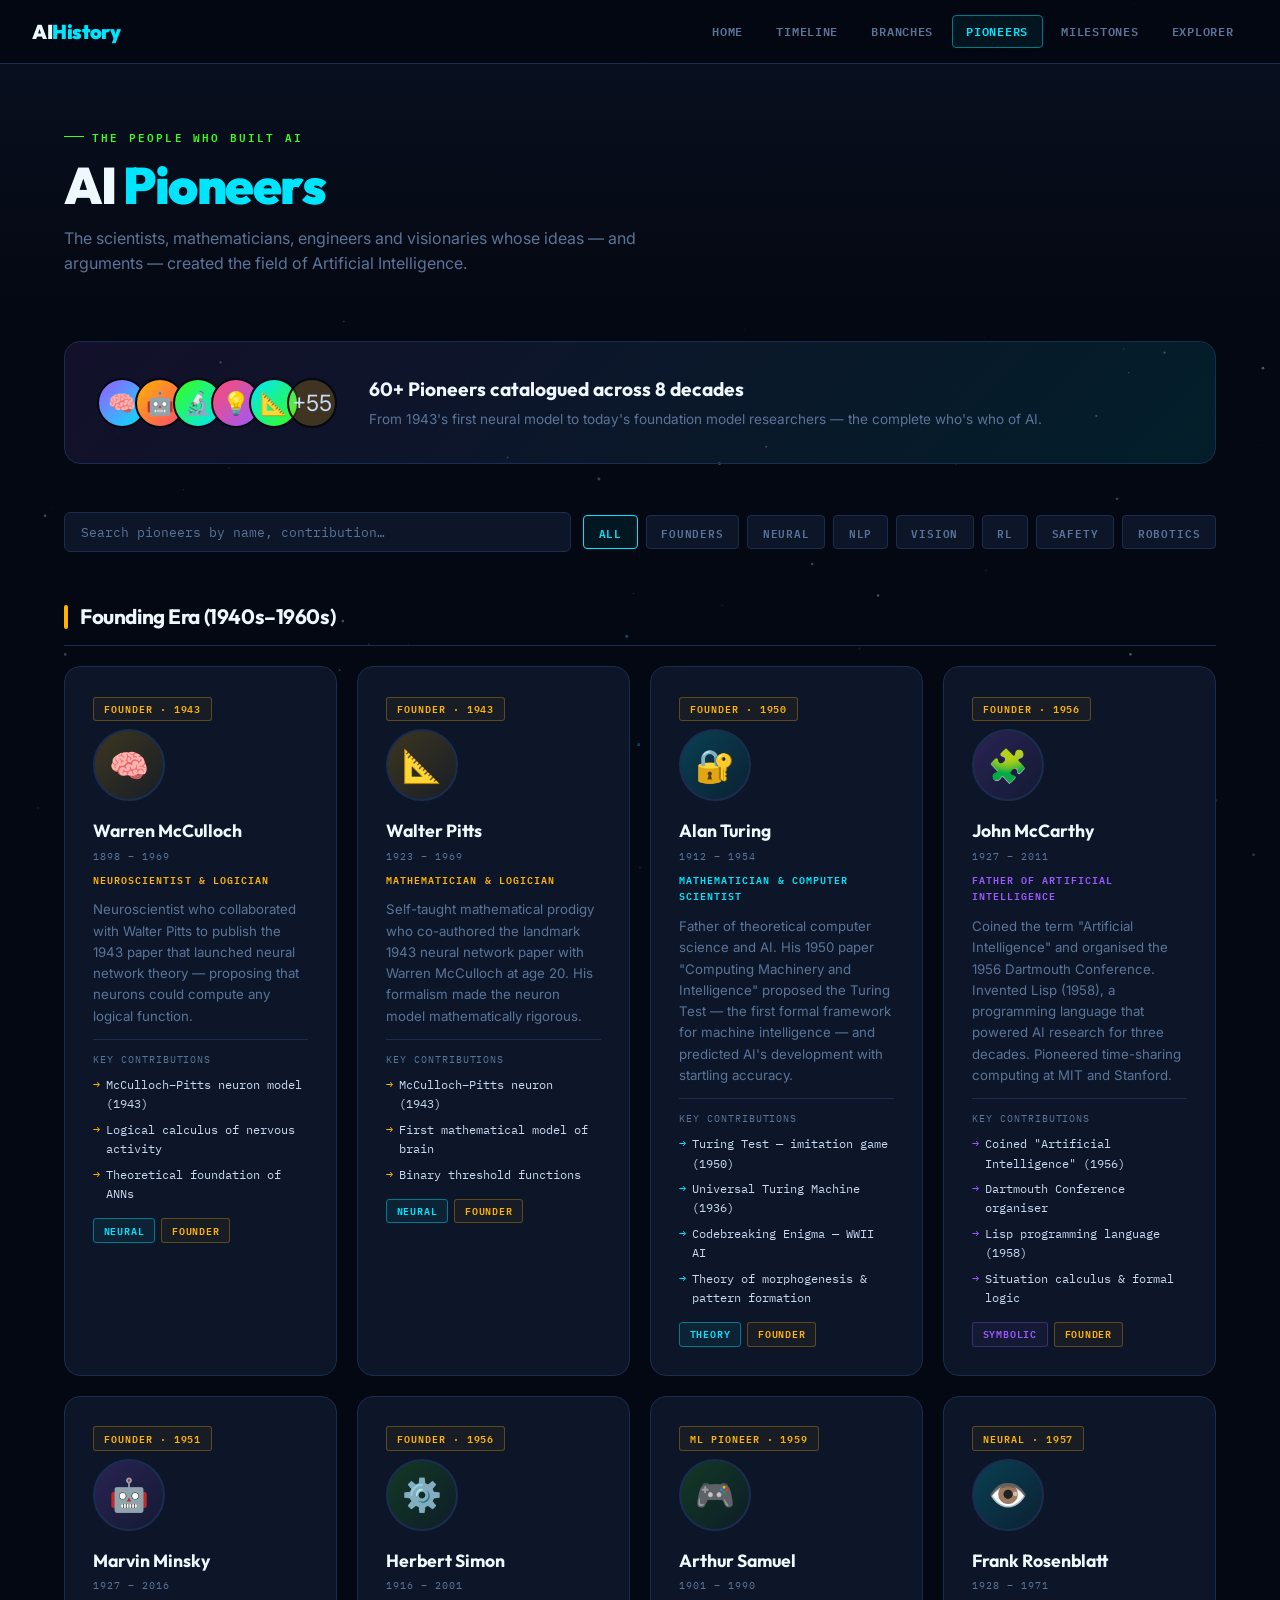
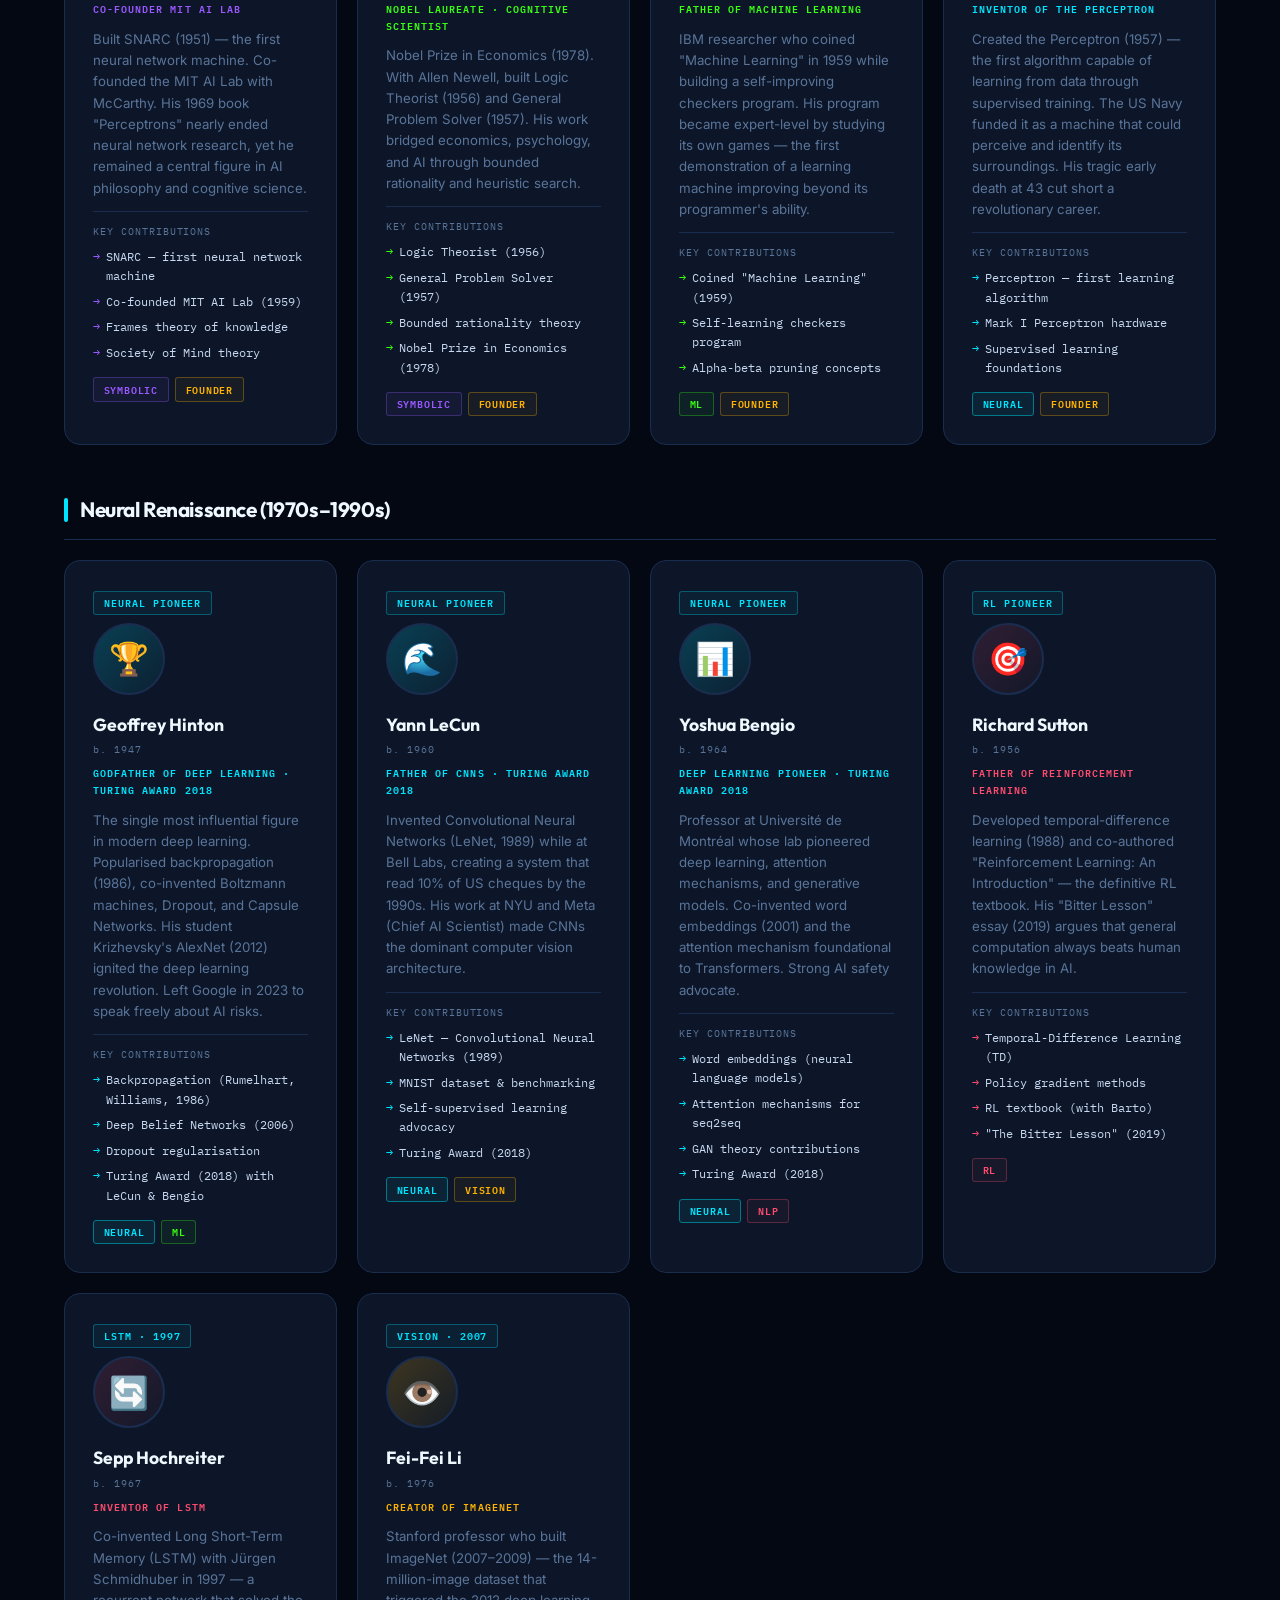
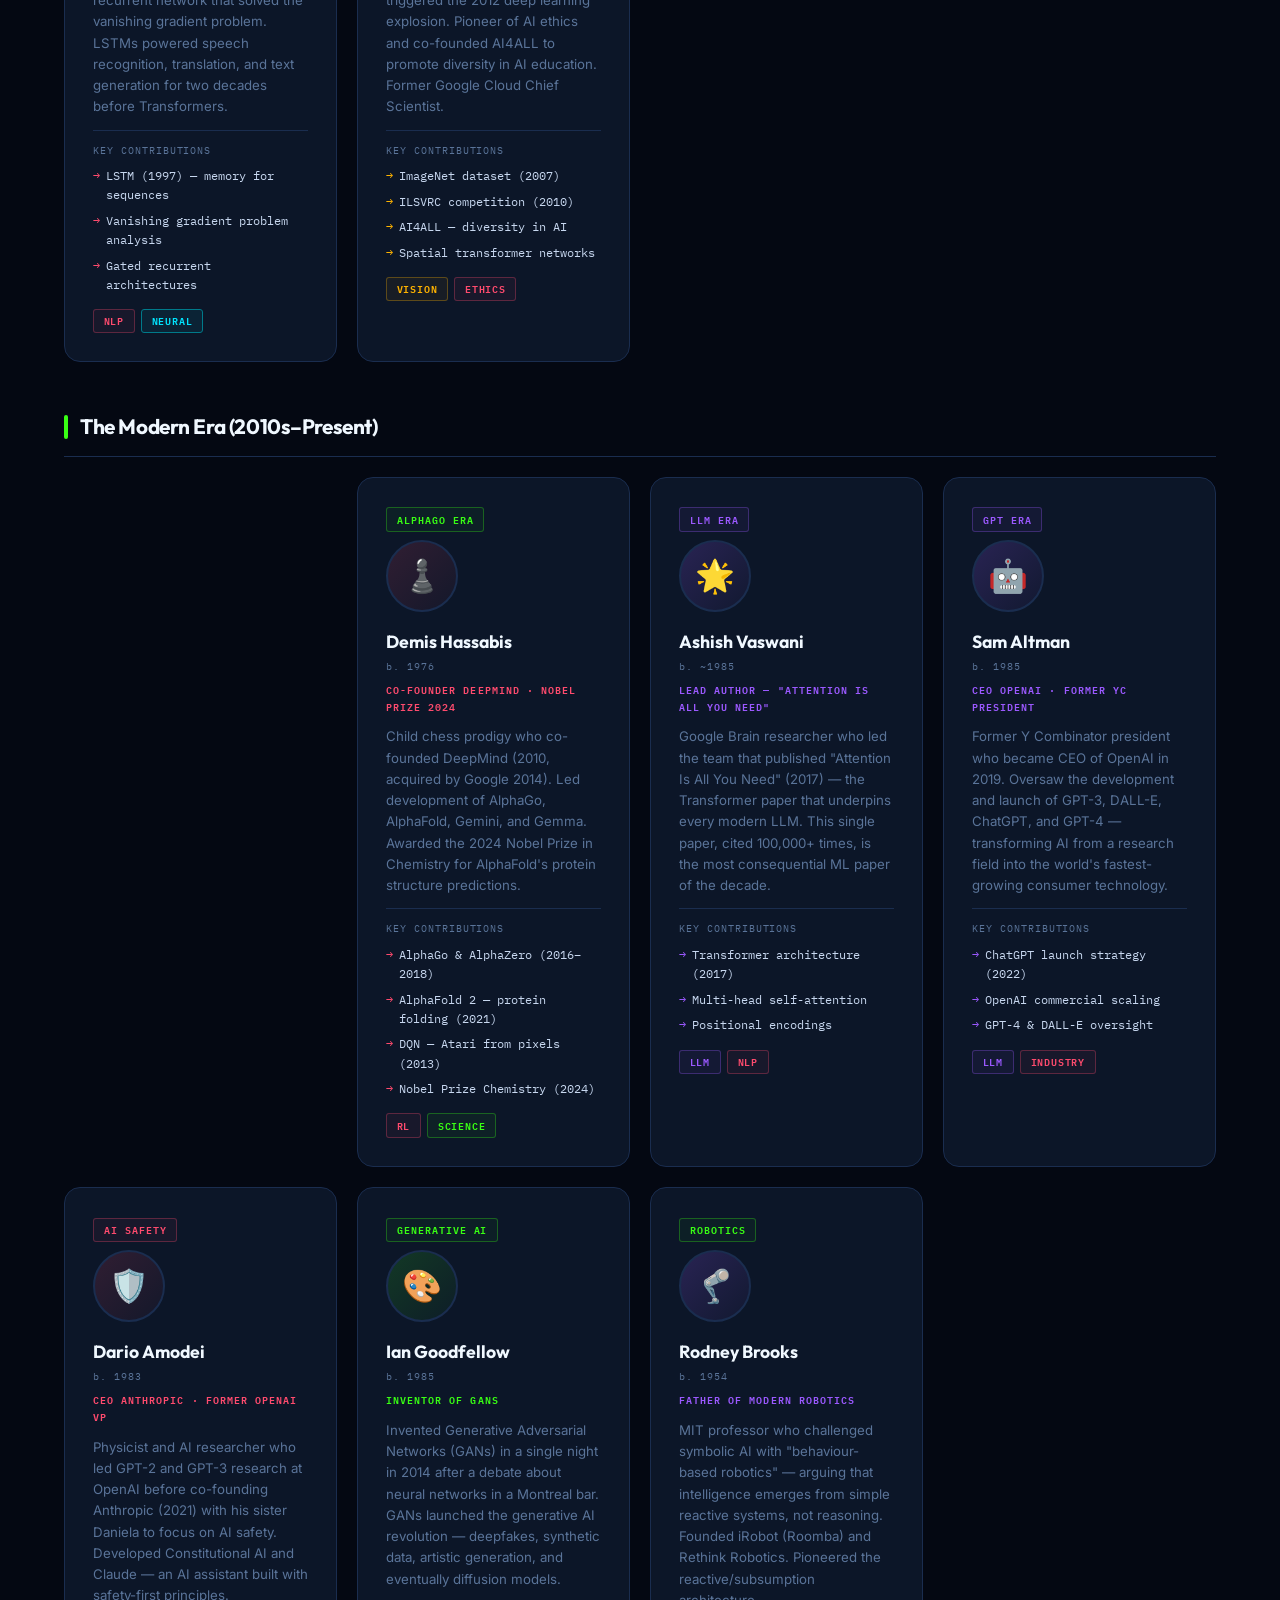
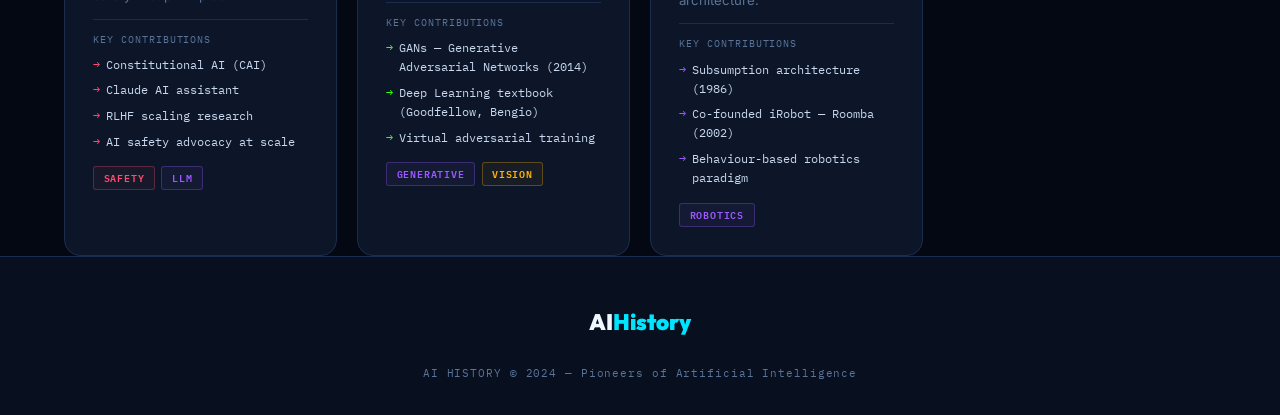
<file: pioneers.html>
<!DOCTYPE html>
<html lang="en">
<head>
  <meta charset="UTF-8"/>
  <meta name="viewport" content="width=device-width, initial-scale=1.0"/>
  <title>Pioneers — AI History</title>
  <link rel="stylesheet" href="main.css"/>
  <style>
    .pioneer-grid {
      display: grid;
      grid-template-columns: repeat(auto-fill, minmax(260px, 1fr));
      gap: 1.25rem;
    }
    .p-card {
      background: var(--panel);
      border: 1px solid var(--rim);
      border-radius: var(--r-lg);
      padding: 1.75rem;
      transition: all var(--transition);
      position: relative;
      overflow: hidden;
    }
    .p-card:hover {
      transform: translateY(-5px);
      border-color: var(--violet);
      box-shadow: 0 16px 40px rgba(155,89,255,0.15);
    }
    .p-card::after {
      content: '';
      position: absolute; bottom: 0; left: 0; right: 0; height: 3px;
      background: var(--card-accent, var(--violet));
      opacity: 0;
      transition: opacity var(--transition);
    }
    .p-card:hover::after { opacity: 1; }
    .p-avatar {
      width: 72px; height: 72px;
      border-radius: 50%;
      display: flex; align-items: center; justify-content: center;
      font-size: 2rem;
      margin-bottom: 1rem;
      border: 2px solid var(--rim);
      transition: border-color var(--transition);
    }
    .p-card:hover .p-avatar { border-color: var(--card-accent, var(--violet)); }
    .p-name {
      font-family: var(--font-display);
      font-weight: 700;
      font-size: 1.1rem;
      color: var(--white);
      margin-bottom: 0.15rem;
    }
    .p-years {
      font-family: var(--font-mono);
      font-size: 0.65rem;
      color: var(--muted);
      letter-spacing: 0.1em;
      margin-bottom: 0.4rem;
    }
    .p-role {
      font-family: var(--font-mono);
      font-size: 0.65rem;
      font-weight: 600;
      letter-spacing: 0.1em;
      text-transform: uppercase;
      color: var(--card-accent, var(--violet));
      margin-bottom: 0.75rem;
    }
    .p-bio {
      font-size: 0.83rem;
      color: var(--muted);
      line-height: 1.6;
      margin-bottom: 0.75rem;
    }
    .p-contributions {
      font-family: var(--font-mono);
      font-size: 0.68rem;
      color: var(--text);
      border-top: 1px solid var(--rim);
      padding-top: 0.75rem;
      margin-top: 0.75rem;
    }
    .p-contrib-label {
      color: var(--muted);
      letter-spacing: 0.1em;
      text-transform: uppercase;
      font-size: 0.6rem;
      margin-bottom: 0.3rem;
    }
    .p-contrib-item {
      display: flex; gap: 0.4rem;
      padding: 0.2rem 0;
      font-size: 0.75rem;
      color: var(--text);
    }
    .p-contrib-item::before { content: '→'; color: var(--card-accent, var(--violet)); }

    /* Hall of Fame banner */
    .hof-banner {
      background: linear-gradient(135deg, rgba(155,89,255,0.1), rgba(0,229,255,0.1));
      border: 1px solid var(--rim);
      border-radius: var(--r-lg);
      padding: 2rem;
      margin-bottom: 3rem;
      display: flex; gap: 2rem; align-items: center; flex-wrap: wrap;
    }
    .hof-avatars { display: flex; }
    .hof-av {
      width: 50px; height: 50px;
      border-radius: 50%;
      display: flex; align-items: center; justify-content: center;
      font-size: 1.4rem;
      border: 2px solid var(--cosmos);
      margin-left: -12px;
    }
    .hof-av:first-child { margin-left: 0; }
    .hof-text h3 {
      font-family: var(--font-display);
      font-weight: 700;
      font-size: 1.2rem;
      color: var(--white);
      margin-bottom: 0.3rem;
    }
    .hof-text p {
      font-size: 0.85rem;
      color: var(--muted);
    }
    .era-badge {
      font-family: var(--font-mono);
      font-size: 0.62rem;
      font-weight: 600;
      letter-spacing: 0.1em;
      text-transform: uppercase;
      padding: 0.2rem 0.6rem;
      border-radius: 3px;
      border: 1px solid;
      margin-bottom: 0.5rem;
      display: inline-block;
    }
    .era-founder  { color: var(--amber);   border-color: rgba(255,179,0,0.3);  background: rgba(255,179,0,0.05); }
    .era-neural   { color: var(--cyan);    border-color: rgba(0,229,255,0.3);  background: rgba(0,229,255,0.05); }
    .era-modern   { color: var(--phosphor);border-color:rgba(57,255,20,0.3);   background: rgba(57,255,20,0.04); }
    .era-llm      { color: var(--violet);  border-color: rgba(155,89,255,0.3); background: rgba(155,89,255,0.06); }
    .era-safety   { color: var(--rose);    border-color: rgba(255,75,110,0.3); background: rgba(255,75,110,0.05); }

    .era-section-head {
      font-family: var(--font-display);
      font-size: 1.3rem;
      font-weight: 700;
      color: var(--white);
      letter-spacing: -0.02em;
      margin: 3rem 0 1.25rem;
      padding-bottom: 0.75rem;
      border-bottom: 1px solid var(--rim);
      display: flex; align-items: center; gap: 0.75rem;
    }
    .era-section-head::before {
      content: '';
      width: 4px; height: 24px;
      border-radius: 2px;
      background: var(--era-color, var(--cyan));
    }
  </style>
</head>
<body>

<canvas id="starfield"></canvas>

<nav class="nav">
  <a class="nav-brand" href="index.html">AI<span>History</span></a>
  <div class="nav-links">
    <a href="index.html">Home</a>
    <a href="timeline.html">Timeline</a>
    <a href="branches.html">Branches</a>
    <a href="pioneers.html" class="active">Pioneers</a>
    <a href="milestones.html">Milestones</a>
    <a href="explorer.html">Explorer</a>
  </div>
  <div class="nav-hamburger"><span></span><span></span><span></span></div>
</nav>
<div class="nav-mobile">
  <a href="index.html">Home</a><a href="timeline.html">Timeline</a>
  <a href="branches.html">Branches</a><a href="pioneers.html">Pioneers</a>
  <a href="milestones.html">Milestones</a><a href="explorer.html">Explorer</a>
</div>

<div class="page-wrap">

  <!-- PAGE HERO -->
  <div style="padding:4rem 0 2rem;background:linear-gradient(to bottom,var(--deep),var(--cosmos));">
    <div class="container">
      <div class="sec-eyebrow">The People Who Built AI</div>
      <h1 class="sec-title" style="font-size:clamp(2rem,4vw,3.2rem);margin-bottom:.75rem;">
        AI <span class="accent">Pioneers</span>
      </h1>
      <p style="color:var(--muted);max-width:58ch;">
        The scientists, mathematicians, engineers and visionaries whose ideas — 
        and arguments — created the field of Artificial Intelligence.
      </p>
    </div>
  </div>

  <div class="container" style="padding-top:2rem;">

    <!-- HOF -->
    <div class="hof-banner animate-in">
      <div class="hof-avatars">
        <div class="hof-av" style="background:linear-gradient(135deg,#9b59ff,#00e5ff);">🧠</div>
        <div class="hof-av" style="background:linear-gradient(135deg,#ffb300,#ff4b6e);">🤖</div>
        <div class="hof-av" style="background:linear-gradient(135deg,#39ff14,#00e5ff);">🔬</div>
        <div class="hof-av" style="background:linear-gradient(135deg,#ff4b6e,#9b59ff);">💡</div>
        <div class="hof-av" style="background:linear-gradient(135deg,#00e5ff,#39ff14);">📐</div>
        <div class="hof-av" style="background:rgba(255,179,0,0.2);">+55</div>
      </div>
      <div class="hof-text">
        <h3>60+ Pioneers catalogued across 8 decades</h3>
        <p>From 1943's first neural model to today's foundation model researchers — the complete who's who of AI.</p>
      </div>
    </div>

    <!-- FILTER -->
    <div class="filter-bar" style="margin-bottom:2rem;">
      <input class="search-input" id="pioneerSearch" type="search" placeholder="Search pioneers by name, contribution…"/>
      <div class="filter-chips">
        <button class="chip active" data-filter="all">All</button>
        <button class="chip" data-filter="founder">Founders</button>
        <button class="chip" data-filter="neural">Neural</button>
        <button class="chip" data-filter="nlp">NLP</button>
        <button class="chip" data-filter="vision">Vision</button>
        <button class="chip" data-filter="rl">RL</button>
        <button class="chip" data-filter="safety">Safety</button>
        <button class="chip" data-filter="robot">Robotics</button>
      </div>
    </div>

    <!-- ===== ERA: FOUNDERS ===== -->
    <div class="era-section-head" style="--era-color:var(--amber);">Founding Era (1940s–1960s)</div>
    <div class="pioneer-grid" id="pioneerGrid">

      <div class="p-card animate-in" data-tags="founder neural" style="--card-accent:var(--amber);">
        <div class="era-badge era-founder">Founder · 1943</div>
        <div class="p-avatar" style="background:linear-gradient(135deg,rgba(255,179,0,0.2),rgba(255,179,0,0.05));">🧠</div>
        <div class="p-name">Warren McCulloch</div>
        <div class="p-years">1898 – 1969</div>
        <div class="p-role">Neuroscientist &amp; Logician</div>
        <p class="p-bio">Neuroscientist who collaborated with Walter Pitts to publish the 1943 paper that launched neural network theory — proposing that neurons could compute any logical function.</p>
        <div class="p-contributions">
          <div class="p-contrib-label">Key contributions</div>
          <div class="p-contrib-item">McCulloch–Pitts neuron model (1943)</div>
          <div class="p-contrib-item">Logical calculus of nervous activity</div>
          <div class="p-contrib-item">Theoretical foundation of ANNs</div>
        </div>
        <div class="timeline-tags" style="margin-top:.75rem;">
          <span class="tag tag-cyan">Neural</span><span class="tag tag-amber">Founder</span>
        </div>
      </div>

      <div class="p-card animate-in" data-delay="1" data-tags="founder neural" style="--card-accent:var(--amber);">
        <div class="era-badge era-founder">Founder · 1943</div>
        <div class="p-avatar" style="background:linear-gradient(135deg,rgba(255,179,0,0.2),rgba(255,179,0,0.05));">📐</div>
        <div class="p-name">Walter Pitts</div>
        <div class="p-years">1923 – 1969</div>
        <div class="p-role">Mathematician &amp; Logician</div>
        <p class="p-bio">Self-taught mathematical prodigy who co-authored the landmark 1943 neural network paper with Warren McCulloch at age 20. His formalism made the neuron model mathematically rigorous.</p>
        <div class="p-contributions">
          <div class="p-contrib-label">Key contributions</div>
          <div class="p-contrib-item">McCulloch–Pitts neuron (1943)</div>
          <div class="p-contrib-item">First mathematical model of brain</div>
          <div class="p-contrib-item">Binary threshold functions</div>
        </div>
        <div class="timeline-tags" style="margin-top:.75rem;">
          <span class="tag tag-cyan">Neural</span><span class="tag tag-amber">Founder</span>
        </div>
      </div>

      <div class="p-card animate-in" data-delay="2" data-tags="founder theory" style="--card-accent:var(--cyan);">
        <div class="era-badge era-founder">Founder · 1950</div>
        <div class="p-avatar" style="background:linear-gradient(135deg,rgba(0,229,255,0.2),rgba(0,229,255,0.05));">🔐</div>
        <div class="p-name">Alan Turing</div>
        <div class="p-years">1912 – 1954</div>
        <div class="p-role">Mathematician &amp; Computer Scientist</div>
        <p class="p-bio">Father of theoretical computer science and AI. His 1950 paper "Computing Machinery and Intelligence" proposed the Turing Test — the first formal framework for machine intelligence — and predicted AI's development with startling accuracy.</p>
        <div class="p-contributions">
          <div class="p-contrib-label">Key contributions</div>
          <div class="p-contrib-item">Turing Test — imitation game (1950)</div>
          <div class="p-contrib-item">Universal Turing Machine (1936)</div>
          <div class="p-contrib-item">Codebreaking Enigma — WWII AI</div>
          <div class="p-contrib-item">Theory of morphogenesis &amp; pattern formation</div>
        </div>
        <div class="timeline-tags" style="margin-top:.75rem;">
          <span class="tag tag-cyan">Theory</span><span class="tag tag-amber">Founder</span>
        </div>
      </div>

      <div class="p-card animate-in" data-delay="3" data-tags="founder symbolic nlp" style="--card-accent:var(--violet);">
        <div class="era-badge era-founder">Founder · 1956</div>
        <div class="p-avatar" style="background:linear-gradient(135deg,rgba(155,89,255,0.2),rgba(155,89,255,0.05));">🧩</div>
        <div class="p-name">John McCarthy</div>
        <div class="p-years">1927 – 2011</div>
        <div class="p-role">Father of Artificial Intelligence</div>
        <p class="p-bio">Coined the term "Artificial Intelligence" and organised the 1956 Dartmouth Conference. Invented Lisp (1958), a programming language that powered AI research for three decades. Pioneered time-sharing computing at MIT and Stanford.</p>
        <div class="p-contributions">
          <div class="p-contrib-label">Key contributions</div>
          <div class="p-contrib-item">Coined "Artificial Intelligence" (1956)</div>
          <div class="p-contrib-item">Dartmouth Conference organiser</div>
          <div class="p-contrib-item">Lisp programming language (1958)</div>
          <div class="p-contrib-item">Situation calculus &amp; formal logic</div>
        </div>
        <div class="timeline-tags" style="margin-top:.75rem;">
          <span class="tag tag-violet">Symbolic</span><span class="tag tag-amber">Founder</span>
        </div>
      </div>

      <div class="p-card animate-in" data-delay="4" data-tags="founder symbolic neural" style="--card-accent:var(--violet);">
        <div class="era-badge era-founder">Founder · 1951</div>
        <div class="p-avatar" style="background:linear-gradient(135deg,rgba(155,89,255,0.2),rgba(155,89,255,0.05));">🤖</div>
        <div class="p-name">Marvin Minsky</div>
        <div class="p-years">1927 – 2016</div>
        <div class="p-role">Co-founder MIT AI Lab</div>
        <p class="p-bio">Built SNARC (1951) — the first neural network machine. Co-founded the MIT AI Lab with McCarthy. His 1969 book "Perceptrons" nearly ended neural network research, yet he remained a central figure in AI philosophy and cognitive science.</p>
        <div class="p-contributions">
          <div class="p-contrib-label">Key contributions</div>
          <div class="p-contrib-item">SNARC — first neural network machine</div>
          <div class="p-contrib-item">Co-founded MIT AI Lab (1959)</div>
          <div class="p-contrib-item">Frames theory of knowledge</div>
          <div class="p-contrib-item">Society of Mind theory</div>
        </div>
        <div class="timeline-tags" style="margin-top:.75rem;">
          <span class="tag tag-violet">Symbolic</span><span class="tag tag-amber">Founder</span>
        </div>
      </div>

      <div class="p-card animate-in" data-delay="5" data-tags="founder symbolic ml" style="--card-accent:var(--phosphor);">
        <div class="era-badge era-founder">Founder · 1956</div>
        <div class="p-avatar" style="background:linear-gradient(135deg,rgba(57,255,20,0.15),rgba(57,255,20,0.03));">⚙️</div>
        <div class="p-name">Herbert Simon</div>
        <div class="p-years">1916 – 2001</div>
        <div class="p-role">Nobel Laureate · Cognitive Scientist</div>
        <p class="p-bio">Nobel Prize in Economics (1978). With Allen Newell, built Logic Theorist (1956) and General Problem Solver (1957). His work bridged economics, psychology, and AI through bounded rationality and heuristic search.</p>
        <div class="p-contributions">
          <div class="p-contrib-label">Key contributions</div>
          <div class="p-contrib-item">Logic Theorist (1956)</div>
          <div class="p-contrib-item">General Problem Solver (1957)</div>
          <div class="p-contrib-item">Bounded rationality theory</div>
          <div class="p-contrib-item">Nobel Prize in Economics (1978)</div>
        </div>
        <div class="timeline-tags" style="margin-top:.75rem;">
          <span class="tag tag-violet">Symbolic</span><span class="tag tag-amber">Founder</span>
        </div>
      </div>

      <div class="p-card animate-in" data-delay="6" data-tags="founder ml" style="--card-accent:var(--phosphor);">
        <div class="era-badge era-founder">ML Pioneer · 1959</div>
        <div class="p-avatar" style="background:linear-gradient(135deg,rgba(57,255,20,0.15),rgba(57,255,20,0.03));">🎮</div>
        <div class="p-name">Arthur Samuel</div>
        <div class="p-years">1901 – 1990</div>
        <div class="p-role">Father of Machine Learning</div>
        <p class="p-bio">IBM researcher who coined "Machine Learning" in 1959 while building a self-improving checkers program. His program became expert-level by studying its own games — the first demonstration of a learning machine improving beyond its programmer's ability.</p>
        <div class="p-contributions">
          <div class="p-contrib-label">Key contributions</div>
          <div class="p-contrib-item">Coined "Machine Learning" (1959)</div>
          <div class="p-contrib-item">Self-learning checkers program</div>
          <div class="p-contrib-item">Alpha-beta pruning concepts</div>
        </div>
        <div class="timeline-tags" style="margin-top:.75rem;">
          <span class="tag tag-green">ML</span><span class="tag tag-amber">Founder</span>
        </div>
      </div>

      <div class="p-card animate-in" data-delay="7" data-tags="founder neural" style="--card-accent:var(--cyan);">
        <div class="era-badge era-founder">Neural · 1957</div>
        <div class="p-avatar" style="background:linear-gradient(135deg,rgba(0,229,255,0.2),rgba(0,229,255,0.05));">👁️</div>
        <div class="p-name">Frank Rosenblatt</div>
        <div class="p-years">1928 – 1971</div>
        <div class="p-role">Inventor of the Perceptron</div>
        <p class="p-bio">Created the Perceptron (1957) — the first algorithm capable of learning from data through supervised training. The US Navy funded it as a machine that could perceive and identify its surroundings. His tragic early death at 43 cut short a revolutionary career.</p>
        <div class="p-contributions">
          <div class="p-contrib-label">Key contributions</div>
          <div class="p-contrib-item">Perceptron — first learning algorithm</div>
          <div class="p-contrib-item">Mark I Perceptron hardware</div>
          <div class="p-contrib-item">Supervised learning foundations</div>
        </div>
        <div class="timeline-tags" style="margin-top:.75rem;">
          <span class="tag tag-cyan">Neural</span><span class="tag tag-amber">Founder</span>
        </div>
      </div>

    </div><!-- end founder grid -->

    <!-- ===== ERA: NEURAL RENAISSANCE ===== -->
    <div class="era-section-head" style="--era-color:var(--cyan);">Neural Renaissance (1970s–1990s)</div>
    <div class="pioneer-grid">

      <div class="p-card animate-in" data-tags="neural ml founder" style="--card-accent:var(--cyan);">
        <div class="era-badge era-neural">Neural Pioneer</div>
        <div class="p-avatar" style="background:linear-gradient(135deg,rgba(0,229,255,0.2),rgba(0,229,255,0.05));">🏆</div>
        <div class="p-name">Geoffrey Hinton</div>
        <div class="p-years">b. 1947</div>
        <div class="p-role">Godfather of Deep Learning · Turing Award 2018</div>
        <p class="p-bio">The single most influential figure in modern deep learning. Popularised backpropagation (1986), co-invented Boltzmann machines, Dropout, and Capsule Networks. His student Krizhevsky's AlexNet (2012) ignited the deep learning revolution. Left Google in 2023 to speak freely about AI risks.</p>
        <div class="p-contributions">
          <div class="p-contrib-label">Key contributions</div>
          <div class="p-contrib-item">Backpropagation (Rumelhart, Williams, 1986)</div>
          <div class="p-contrib-item">Deep Belief Networks (2006)</div>
          <div class="p-contrib-item">Dropout regularisation</div>
          <div class="p-contrib-item">Turing Award (2018) with LeCun &amp; Bengio</div>
        </div>
        <div class="timeline-tags" style="margin-top:.75rem;">
          <span class="tag tag-cyan">Neural</span><span class="tag tag-green">ML</span>
        </div>
      </div>

      <div class="p-card animate-in" data-delay="1" data-tags="neural vision ml" style="--card-accent:var(--cyan);">
        <div class="era-badge era-neural">Neural Pioneer</div>
        <div class="p-avatar" style="background:linear-gradient(135deg,rgba(0,229,255,0.2),rgba(0,229,255,0.05));">🌊</div>
        <div class="p-name">Yann LeCun</div>
        <div class="p-years">b. 1960</div>
        <div class="p-role">Father of CNNs · Turing Award 2018</div>
        <p class="p-bio">Invented Convolutional Neural Networks (LeNet, 1989) while at Bell Labs, creating a system that read 10% of US cheques by the 1990s. His work at NYU and Meta (Chief AI Scientist) made CNNs the dominant computer vision architecture.</p>
        <div class="p-contributions">
          <div class="p-contrib-label">Key contributions</div>
          <div class="p-contrib-item">LeNet — Convolutional Neural Networks (1989)</div>
          <div class="p-contrib-item">MNIST dataset &amp; benchmarking</div>
          <div class="p-contrib-item">Self-supervised learning advocacy</div>
          <div class="p-contrib-item">Turing Award (2018)</div>
        </div>
        <div class="timeline-tags" style="margin-top:.75rem;">
          <span class="tag tag-cyan">Neural</span><span class="tag tag-amber">Vision</span>
        </div>
      </div>

      <div class="p-card animate-in" data-delay="2" data-tags="neural ml" style="--card-accent:var(--cyan);">
        <div class="era-badge era-neural">Neural Pioneer</div>
        <div class="p-avatar" style="background:linear-gradient(135deg,rgba(0,229,255,0.2),rgba(0,229,255,0.05));">📊</div>
        <div class="p-name">Yoshua Bengio</div>
        <div class="p-years">b. 1964</div>
        <div class="p-role">Deep Learning Pioneer · Turing Award 2018</div>
        <p class="p-bio">Professor at Université de Montréal whose lab pioneered deep learning, attention mechanisms, and generative models. Co-invented word embeddings (2001) and the attention mechanism foundational to Transformers. Strong AI safety advocate.</p>
        <div class="p-contributions">
          <div class="p-contrib-label">Key contributions</div>
          <div class="p-contrib-item">Word embeddings (neural language models)</div>
          <div class="p-contrib-item">Attention mechanisms for seq2seq</div>
          <div class="p-contrib-item">GAN theory contributions</div>
          <div class="p-contrib-item">Turing Award (2018)</div>
        </div>
        <div class="timeline-tags" style="margin-top:.75rem;">
          <span class="tag tag-cyan">Neural</span><span class="tag tag-rose">NLP</span>
        </div>
      </div>

      <div class="p-card animate-in" data-delay="3" data-tags="neural rl" style="--card-accent:var(--rose);">
        <div class="era-badge era-neural">RL Pioneer</div>
        <div class="p-avatar" style="background:linear-gradient(135deg,rgba(255,75,110,0.15),rgba(255,75,110,0.03));">🎯</div>
        <div class="p-name">Richard Sutton</div>
        <div class="p-years">b. 1956</div>
        <div class="p-role">Father of Reinforcement Learning</div>
        <p class="p-bio">Developed temporal-difference learning (1988) and co-authored "Reinforcement Learning: An Introduction" — the definitive RL textbook. His "Bitter Lesson" essay (2019) argues that general computation always beats human knowledge in AI.</p>
        <div class="p-contributions">
          <div class="p-contrib-label">Key contributions</div>
          <div class="p-contrib-item">Temporal-Difference Learning (TD)</div>
          <div class="p-contrib-item">Policy gradient methods</div>
          <div class="p-contrib-item">RL textbook (with Barto)</div>
          <div class="p-contrib-item">"The Bitter Lesson" (2019)</div>
        </div>
        <div class="timeline-tags" style="margin-top:.75rem;">
          <span class="tag tag-rose">RL</span>
        </div>
      </div>

      <div class="p-card animate-in" data-delay="4" data-tags="neural nlp" style="--card-accent:var(--rose);">
        <div class="era-badge era-neural">LSTM · 1997</div>
        <div class="p-avatar" style="background:linear-gradient(135deg,rgba(255,75,110,0.15),rgba(255,75,110,0.03));">🔄</div>
        <div class="p-name">Sepp Hochreiter</div>
        <div class="p-years">b. 1967</div>
        <div class="p-role">Inventor of LSTM</div>
        <p class="p-bio">Co-invented Long Short-Term Memory (LSTM) with Jürgen Schmidhuber in 1997 — a recurrent network that solved the vanishing gradient problem. LSTMs powered speech recognition, translation, and text generation for two decades before Transformers.</p>
        <div class="p-contributions">
          <div class="p-contrib-label">Key contributions</div>
          <div class="p-contrib-item">LSTM (1997) — memory for sequences</div>
          <div class="p-contrib-item">Vanishing gradient problem analysis</div>
          <div class="p-contrib-item">Gated recurrent architectures</div>
        </div>
        <div class="timeline-tags" style="margin-top:.75rem;">
          <span class="tag tag-rose">NLP</span><span class="tag tag-cyan">Neural</span>
        </div>
      </div>

      <div class="p-card animate-in" data-delay="5" data-tags="vision ml" style="--card-accent:var(--amber);">
        <div class="era-badge era-neural">Vision · 2007</div>
        <div class="p-avatar" style="background:linear-gradient(135deg,rgba(255,179,0,0.2),rgba(255,179,0,0.04));">👁️</div>
        <div class="p-name">Fei-Fei Li</div>
        <div class="p-years">b. 1976</div>
        <div class="p-role">Creator of ImageNet</div>
        <p class="p-bio">Stanford professor who built ImageNet (2007–2009) — the 14-million-image dataset that triggered the 2012 deep learning explosion. Pioneer of AI ethics and co-founded AI4ALL to promote diversity in AI education. Former Google Cloud Chief Scientist.</p>
        <div class="p-contributions">
          <div class="p-contrib-label">Key contributions</div>
          <div class="p-contrib-item">ImageNet dataset (2007)</div>
          <div class="p-contrib-item">ILSVRC competition (2010)</div>
          <div class="p-contrib-item">AI4ALL — diversity in AI</div>
          <div class="p-contrib-item">Spatial transformer networks</div>
        </div>
        <div class="timeline-tags" style="margin-top:.75rem;">
          <span class="tag tag-amber">Vision</span><span class="tag tag-rose">Ethics</span>
        </div>
      </div>

    </div>

    <!-- ===== ERA: MODERN AI ===== -->
    <div class="era-section-head" style="--era-color:var(--phosphor);">The Modern Era (2010s–Present)</div>
    <div class="pioneer-grid">

      <div class="p-card animate-in" data-tags="nlp llm ml" style="--card-accent:var(--phosphor);">
        <div class="era-badge era-modern">Transformer Era</div>
        <div class="p-avatar" style="background:linear-gradient(135deg,rgba(57,255,20,0.15),rgba(57,255,20,0.03));">💬</div>
        <div class="p-name">Ilya Sutskever</div>
        <div class="p-years">b. 1986</div>
        <div class="p-role">Co-founder OpenAI · AlexNet &amp; GPT</div>
        <p class="p-bio">Hinton's PhD student who co-invented AlexNet (2012) — the paper that started the deep learning revolution. Co-founded OpenAI and led GPT, GPT-2, GPT-3, and GPT-4 development. One of the most influential figures in the current AI wave.</p>
        <div class="p-contributions">
          <div class="p-contrib-label">Key contributions</div>
          <div class="p-contrib-item">AlexNet (2012)</div>
          <div class="p-contrib-item">Sequence-to-Sequence learning</div>
          <div class="p-contrib-item">GPT series — OpenAI</div>
        </div>
        <div class="timeline-tags" style="margin-top:.75rem;">
          <span class="tag tag-cyan">Neural</span><span class="tag tag-violet">LLM</span>
        </div>
      </div>

      <div class="p-card animate-in" data-delay="1" data-tags="rl ml" style="--card-accent:var(--rose);">
        <div class="era-badge era-modern">AlphaGo Era</div>
        <div class="p-avatar" style="background:linear-gradient(135deg,rgba(255,75,110,0.15),rgba(255,75,110,0.03));">♟️</div>
        <div class="p-name">Demis Hassabis</div>
        <div class="p-years">b. 1976</div>
        <div class="p-role">Co-founder DeepMind · Nobel Prize 2024</div>
        <p class="p-bio">Child chess prodigy who co-founded DeepMind (2010, acquired by Google 2014). Led development of AlphaGo, AlphaFold, Gemini, and Gemma. Awarded the 2024 Nobel Prize in Chemistry for AlphaFold's protein structure predictions.</p>
        <div class="p-contributions">
          <div class="p-contrib-label">Key contributions</div>
          <div class="p-contrib-item">AlphaGo &amp; AlphaZero (2016–2018)</div>
          <div class="p-contrib-item">AlphaFold 2 — protein folding (2021)</div>
          <div class="p-contrib-item">DQN — Atari from pixels (2013)</div>
          <div class="p-contrib-item">Nobel Prize Chemistry (2024)</div>
        </div>
        <div class="timeline-tags" style="margin-top:.75rem;">
          <span class="tag tag-rose">RL</span><span class="tag tag-green">Science</span>
        </div>
      </div>

      <div class="p-card animate-in" data-delay="2" data-tags="nlp llm vision" style="--card-accent:var(--violet);">
        <div class="era-badge era-llm">LLM Era</div>
        <div class="p-avatar" style="background:linear-gradient(135deg,rgba(155,89,255,0.2),rgba(155,89,255,0.04));">🌟</div>
        <div class="p-name">Ashish Vaswani</div>
        <div class="p-years">b. ~1985</div>
        <div class="p-role">Lead Author — "Attention Is All You Need"</div>
        <p class="p-bio">Google Brain researcher who led the team that published "Attention Is All You Need" (2017) — the Transformer paper that underpins every modern LLM. This single paper, cited 100,000+ times, is the most consequential ML paper of the decade.</p>
        <div class="p-contributions">
          <div class="p-contrib-label">Key contributions</div>
          <div class="p-contrib-item">Transformer architecture (2017)</div>
          <div class="p-contrib-item">Multi-head self-attention</div>
          <div class="p-contrib-item">Positional encodings</div>
        </div>
        <div class="timeline-tags" style="margin-top:.75rem;">
          <span class="tag tag-violet">LLM</span><span class="tag tag-rose">NLP</span>
        </div>
      </div>

      <div class="p-card animate-in" data-delay="3" data-tags="nlp llm safety" style="--card-accent:var(--violet);">
        <div class="era-badge era-llm">GPT Era</div>
        <div class="p-avatar" style="background:linear-gradient(135deg,rgba(155,89,255,0.2),rgba(155,89,255,0.04));">🤖</div>
        <div class="p-name">Sam Altman</div>
        <div class="p-years">b. 1985</div>
        <div class="p-role">CEO OpenAI · Former YC President</div>
        <p class="p-bio">Former Y Combinator president who became CEO of OpenAI in 2019. Oversaw the development and launch of GPT-3, DALL-E, ChatGPT, and GPT-4 — transforming AI from a research field into the world's fastest-growing consumer technology.</p>
        <div class="p-contributions">
          <div class="p-contrib-label">Key contributions</div>
          <div class="p-contrib-item">ChatGPT launch strategy (2022)</div>
          <div class="p-contrib-item">OpenAI commercial scaling</div>
          <div class="p-contrib-item">GPT-4 &amp; DALL-E oversight</div>
        </div>
        <div class="timeline-tags" style="margin-top:.75rem;">
          <span class="tag tag-violet">LLM</span><span class="tag tag-rose">Industry</span>
        </div>
      </div>

      <div class="p-card animate-in" data-delay="4" data-tags="safety llm nlp" style="--card-accent:var(--rose);">
        <div class="era-badge era-safety">AI Safety</div>
        <div class="p-avatar" style="background:linear-gradient(135deg,rgba(255,75,110,0.15),rgba(255,75,110,0.03));">🛡️</div>
        <div class="p-name">Dario Amodei</div>
        <div class="p-years">b. 1983</div>
        <div class="p-role">CEO Anthropic · Former OpenAI VP</div>
        <p class="p-bio">Physicist and AI researcher who led GPT-2 and GPT-3 research at OpenAI before co-founding Anthropic (2021) with his sister Daniela to focus on AI safety. Developed Constitutional AI and Claude — an AI assistant built with safety-first principles.</p>
        <div class="p-contributions">
          <div class="p-contrib-label">Key contributions</div>
          <div class="p-contrib-item">Constitutional AI (CAI)</div>
          <div class="p-contrib-item">Claude AI assistant</div>
          <div class="p-contrib-item">RLHF scaling research</div>
          <div class="p-contrib-item">AI safety advocacy at scale</div>
        </div>
        <div class="timeline-tags" style="margin-top:.75rem;">
          <span class="tag tag-rose">Safety</span><span class="tag tag-violet">LLM</span>
        </div>
      </div>

      <div class="p-card animate-in" data-delay="5" data-tags="vision generation ml" style="--card-accent:var(--phosphor);">
        <div class="era-badge era-modern">Generative AI</div>
        <div class="p-avatar" style="background:linear-gradient(135deg,rgba(57,255,20,0.15),rgba(57,255,20,0.03));">🎨</div>
        <div class="p-name">Ian Goodfellow</div>
        <div class="p-years">b. 1985</div>
        <div class="p-role">Inventor of GANs</div>
        <p class="p-bio">Invented Generative Adversarial Networks (GANs) in a single night in 2014 after a debate about neural networks in a Montreal bar. GANs launched the generative AI revolution — deepfakes, synthetic data, artistic generation, and eventually diffusion models.</p>
        <div class="p-contributions">
          <div class="p-contrib-label">Key contributions</div>
          <div class="p-contrib-item">GANs — Generative Adversarial Networks (2014)</div>
          <div class="p-contrib-item">Deep Learning textbook (Goodfellow, Bengio)</div>
          <div class="p-contrib-item">Virtual adversarial training</div>
        </div>
        <div class="timeline-tags" style="margin-top:.75rem;">
          <span class="tag tag-violet">Generative</span><span class="tag tag-amber">Vision</span>
        </div>
      </div>

      <div class="p-card animate-in" data-delay="6" data-tags="robot vision ml" style="--card-accent:var(--violet);">
        <div class="era-badge era-modern">Robotics</div>
        <div class="p-avatar" style="background:linear-gradient(135deg,rgba(155,89,255,0.2),rgba(155,89,255,0.04));">🦿</div>
        <div class="p-name">Rodney Brooks</div>
        <div class="p-years">b. 1954</div>
        <div class="p-role">Father of Modern Robotics</div>
        <p class="p-bio">MIT professor who challenged symbolic AI with "behaviour-based robotics" — arguing that intelligence emerges from simple reactive systems, not reasoning. Founded iRobot (Roomba) and Rethink Robotics. Pioneered the reactive/subsumption architecture.</p>
        <div class="p-contributions">
          <div class="p-contrib-label">Key contributions</div>
          <div class="p-contrib-item">Subsumption architecture (1986)</div>
          <div class="p-contrib-item">Co-founded iRobot — Roomba (2002)</div>
          <div class="p-contrib-item">Behaviour-based robotics paradigm</div>
        </div>
        <div class="timeline-tags" style="margin-top:.75rem;">
          <span class="tag tag-violet">Robotics</span>
        </div>
      </div>

      <div class="p-card animate-in" data-delay="7" data-tags="safety theory" style="--card-accent:var(--rose);">
        <div class="era-badge era-safety">Safety Theorist</div>
        <div class="p-avatar" style="background:linear-gradient(135deg,rgba(255,75,110,0.15),rgba(255,75,110,0.03));">📖</div>
        <div class="p-name">Nick Bostrom</div>
        <div class="p-years">b. 1973</div>
        <div class="p-role">AI Risk Philosopher</div>
        <p class="p-bio">Oxford philosopher who founded the Future of Humanity Institute and wrote "Superintelligence" (2014) — the book that made AI existential risk a mainstream concern and influenced Elon Musk, Bill Gates, and the AI safety research agenda.</p>
        <div class="p-contributions">
          <div class="p-contrib-label">Key contributions</div>
          <div class="p-contrib-item">"Superintelligence" (2014)</div>
          <div class="p-contrib-item">Existential risk framework</div>
          <div class="p-contrib-item">Future of Humanity Institute</div>
        </div>
        <div class="timeline-tags" style="margin-top:.75rem;">
          <span class="tag tag-rose">Safety</span>
        </div>
      </div>

    </div><!-- end modern grid -->

  </div><!-- end container -->
</div><!-- end page-wrap -->

<footer class="footer">
  <div class="footer-brand">AI<span>History</span></div>
  <p class="footer-copy">AI HISTORY © 2024 — Pioneers of Artificial Intelligence</p>
</footer>

<script src="main.js"></script>
<script>
window.AI.initFilters({
  searchId: 'pioneerSearch',
  chipsSelector: '.chip',
  itemsSelector: '.p-card',
  textSelector: '.p-name, .p-bio, .p-role',
  tagSelector: '.tag',
});
</script>
</body>
</html>
</file>
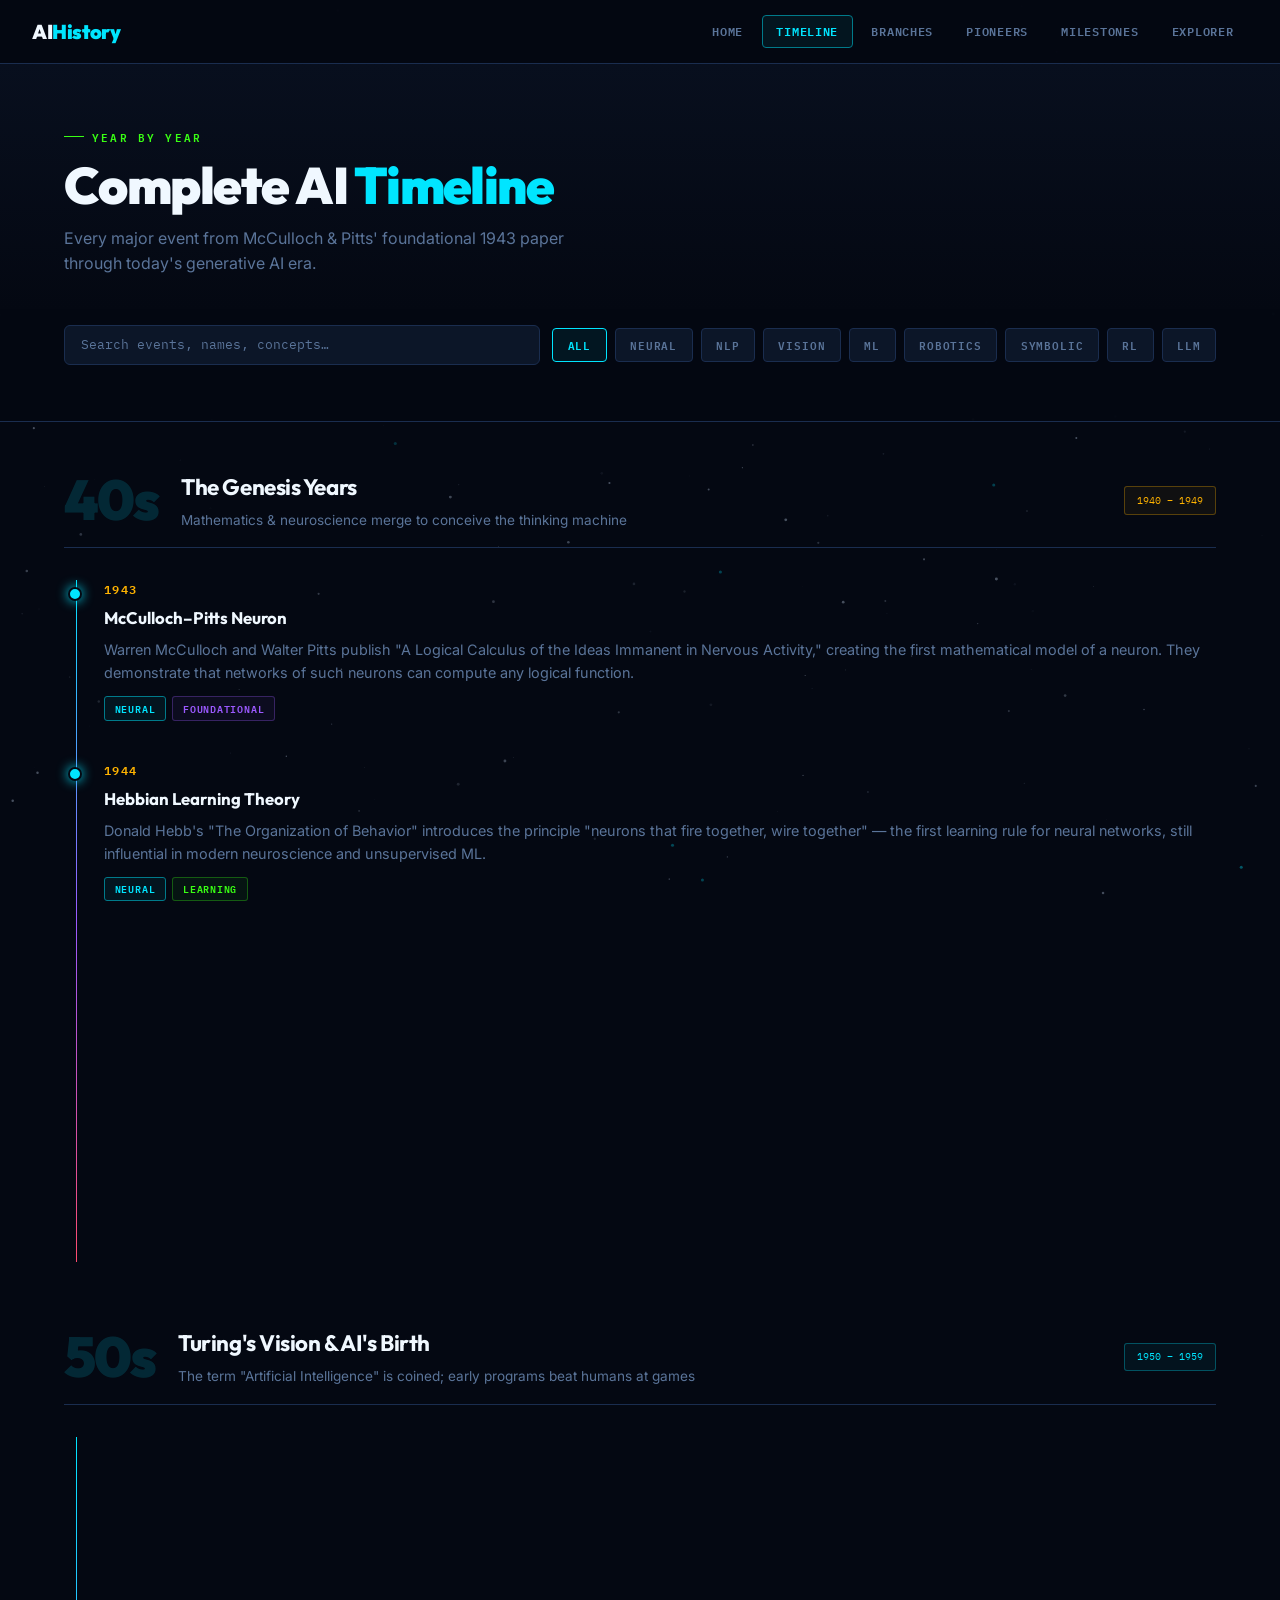
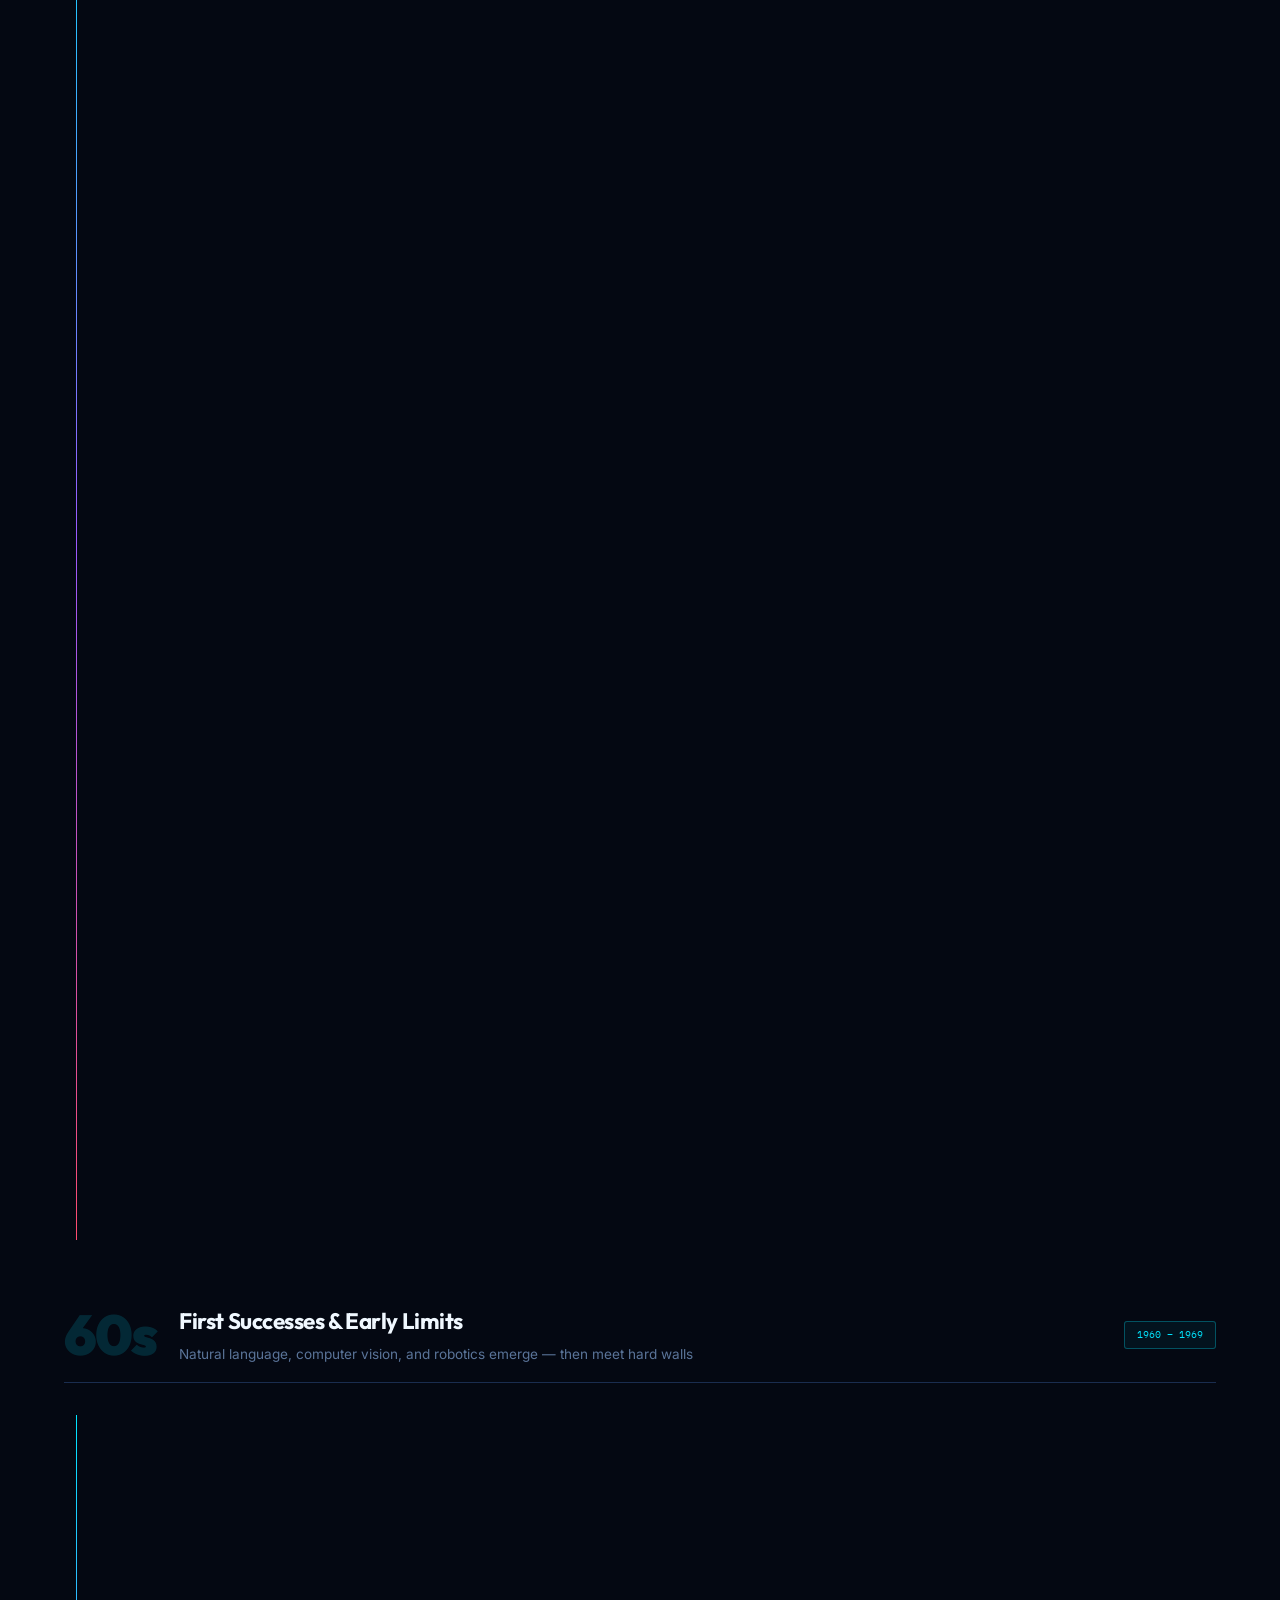
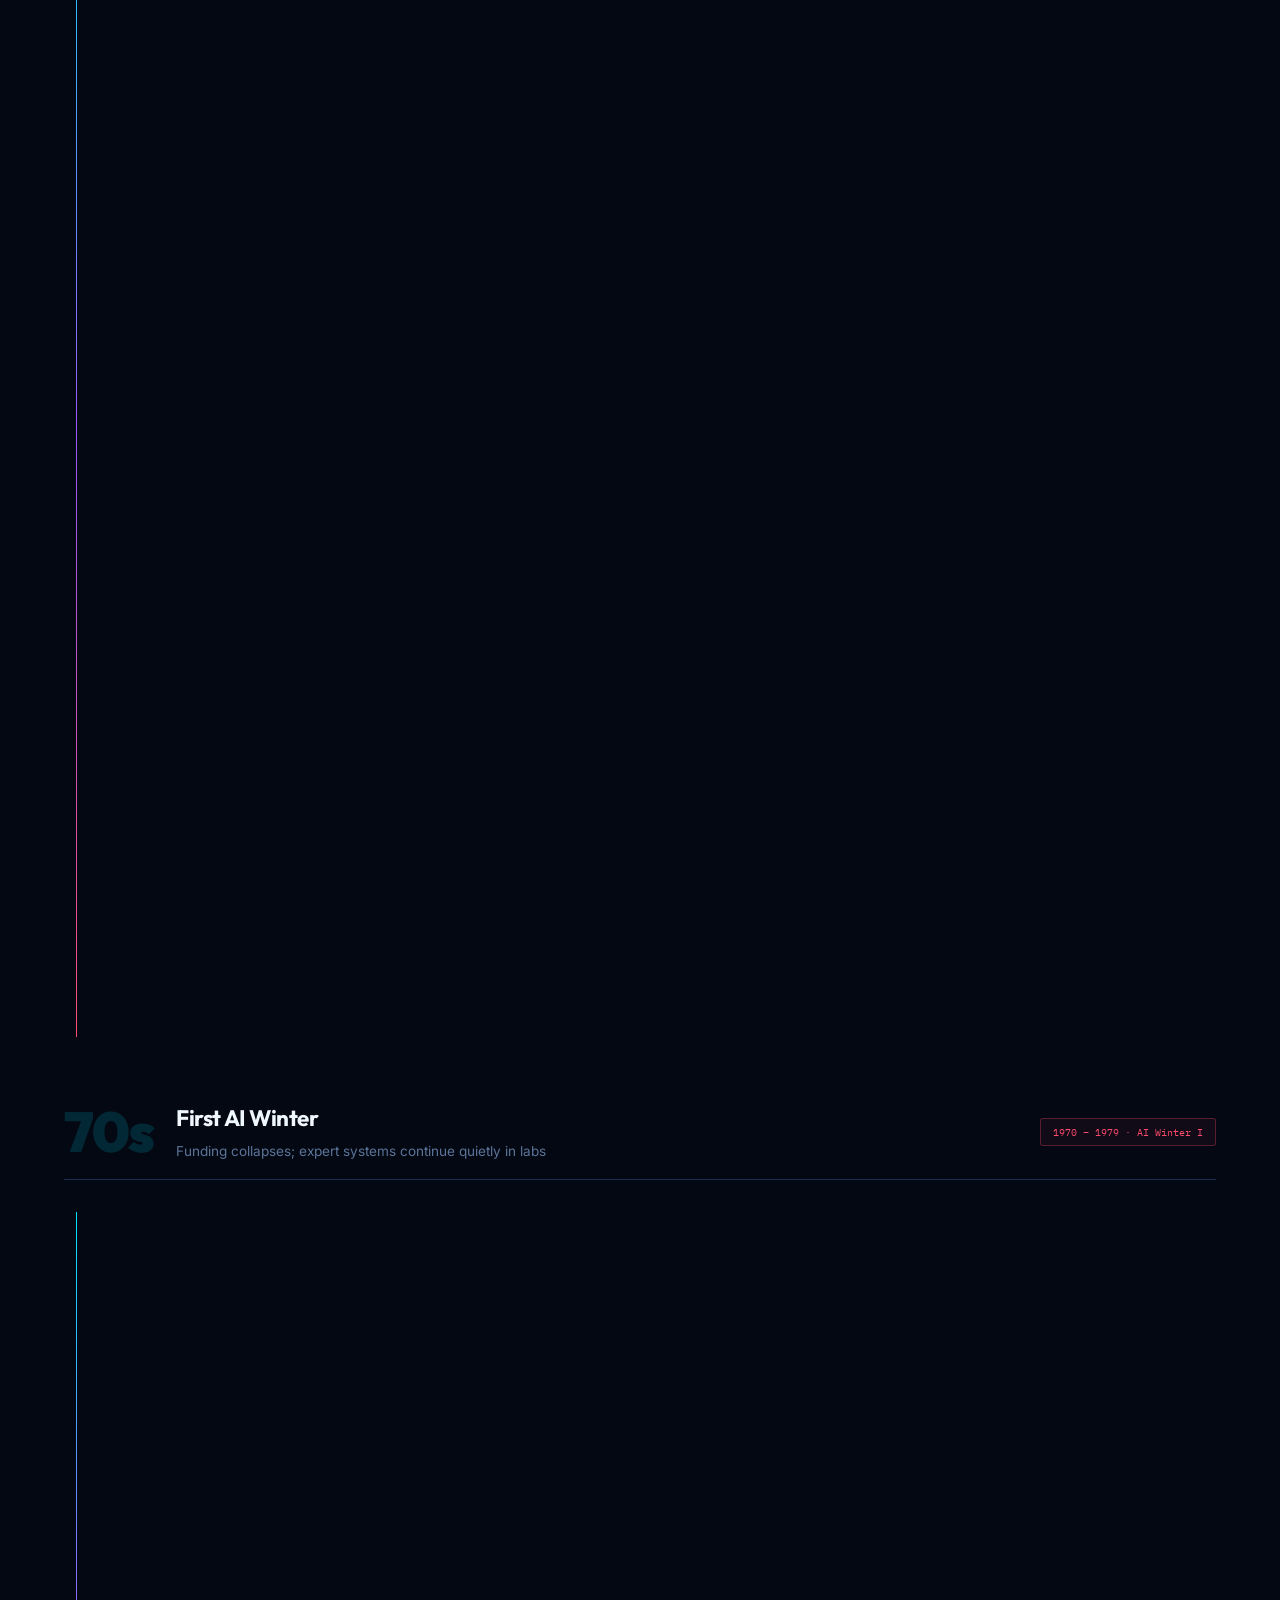
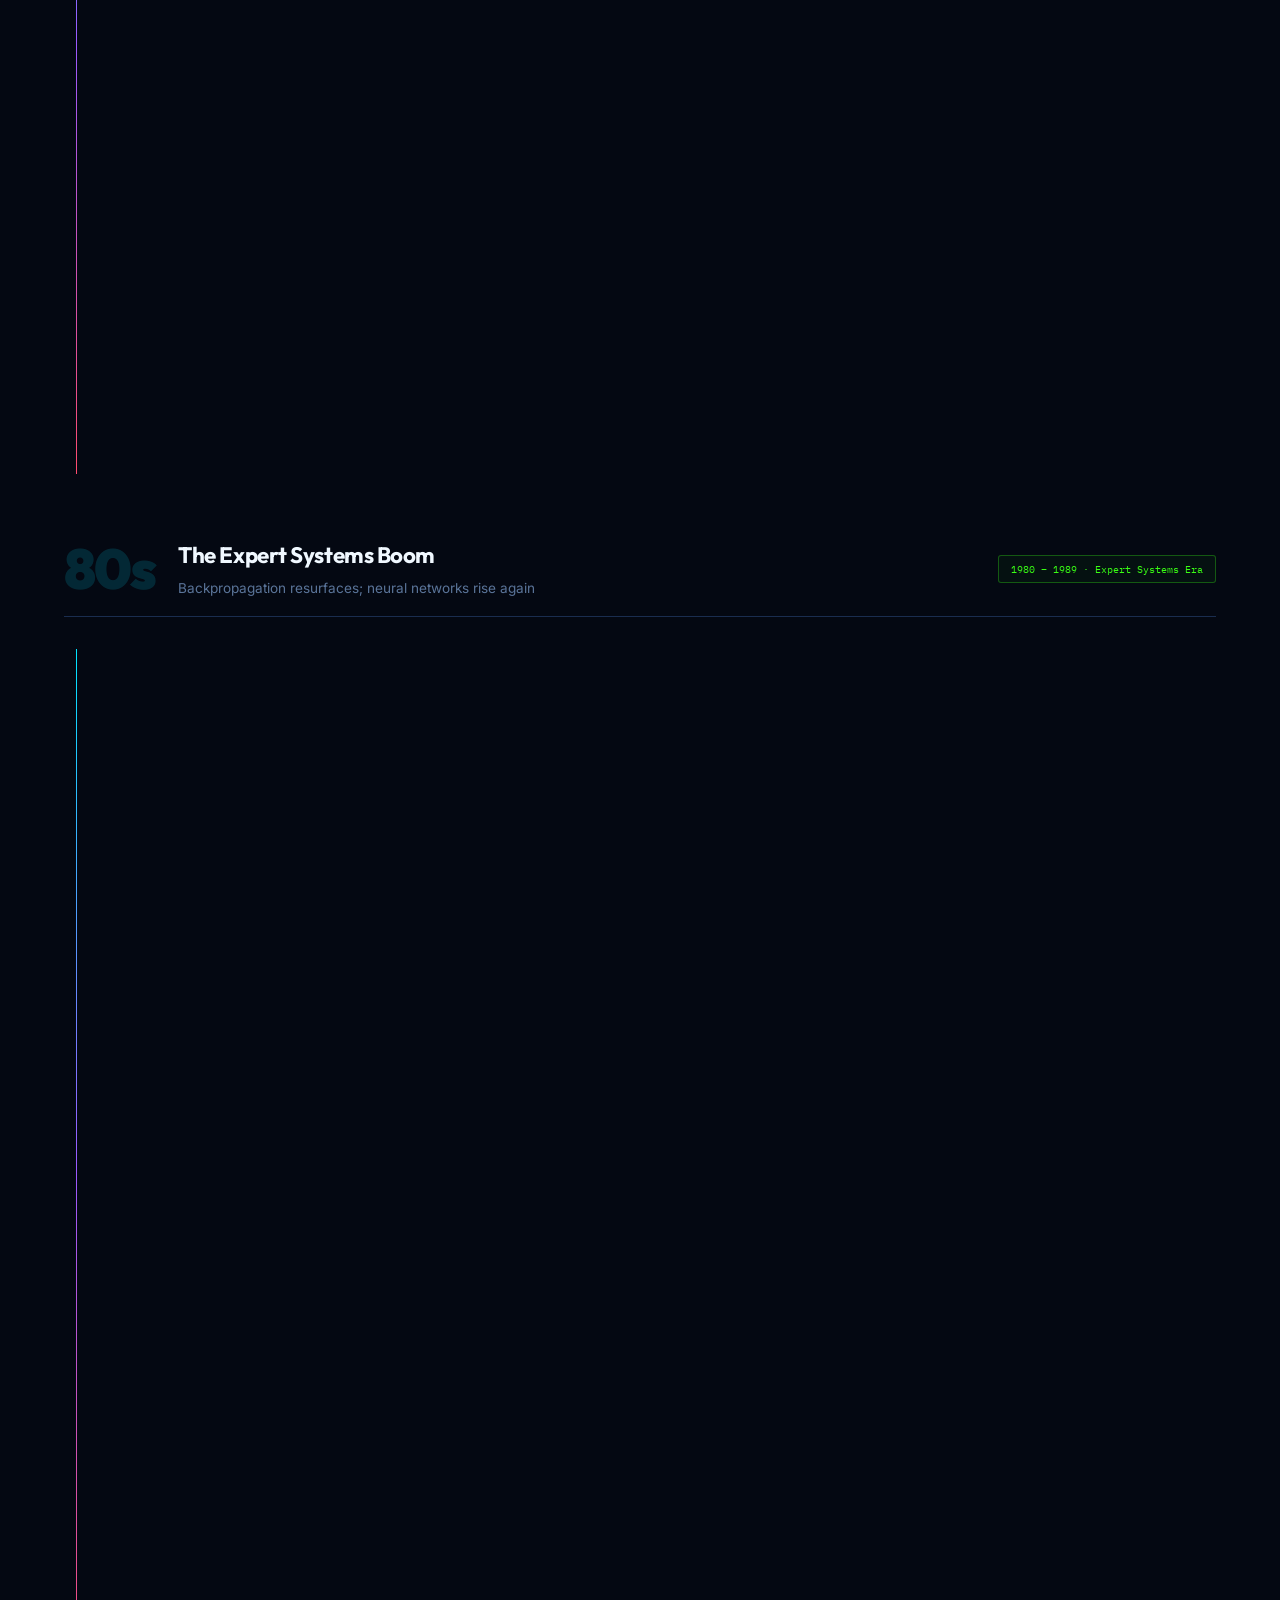
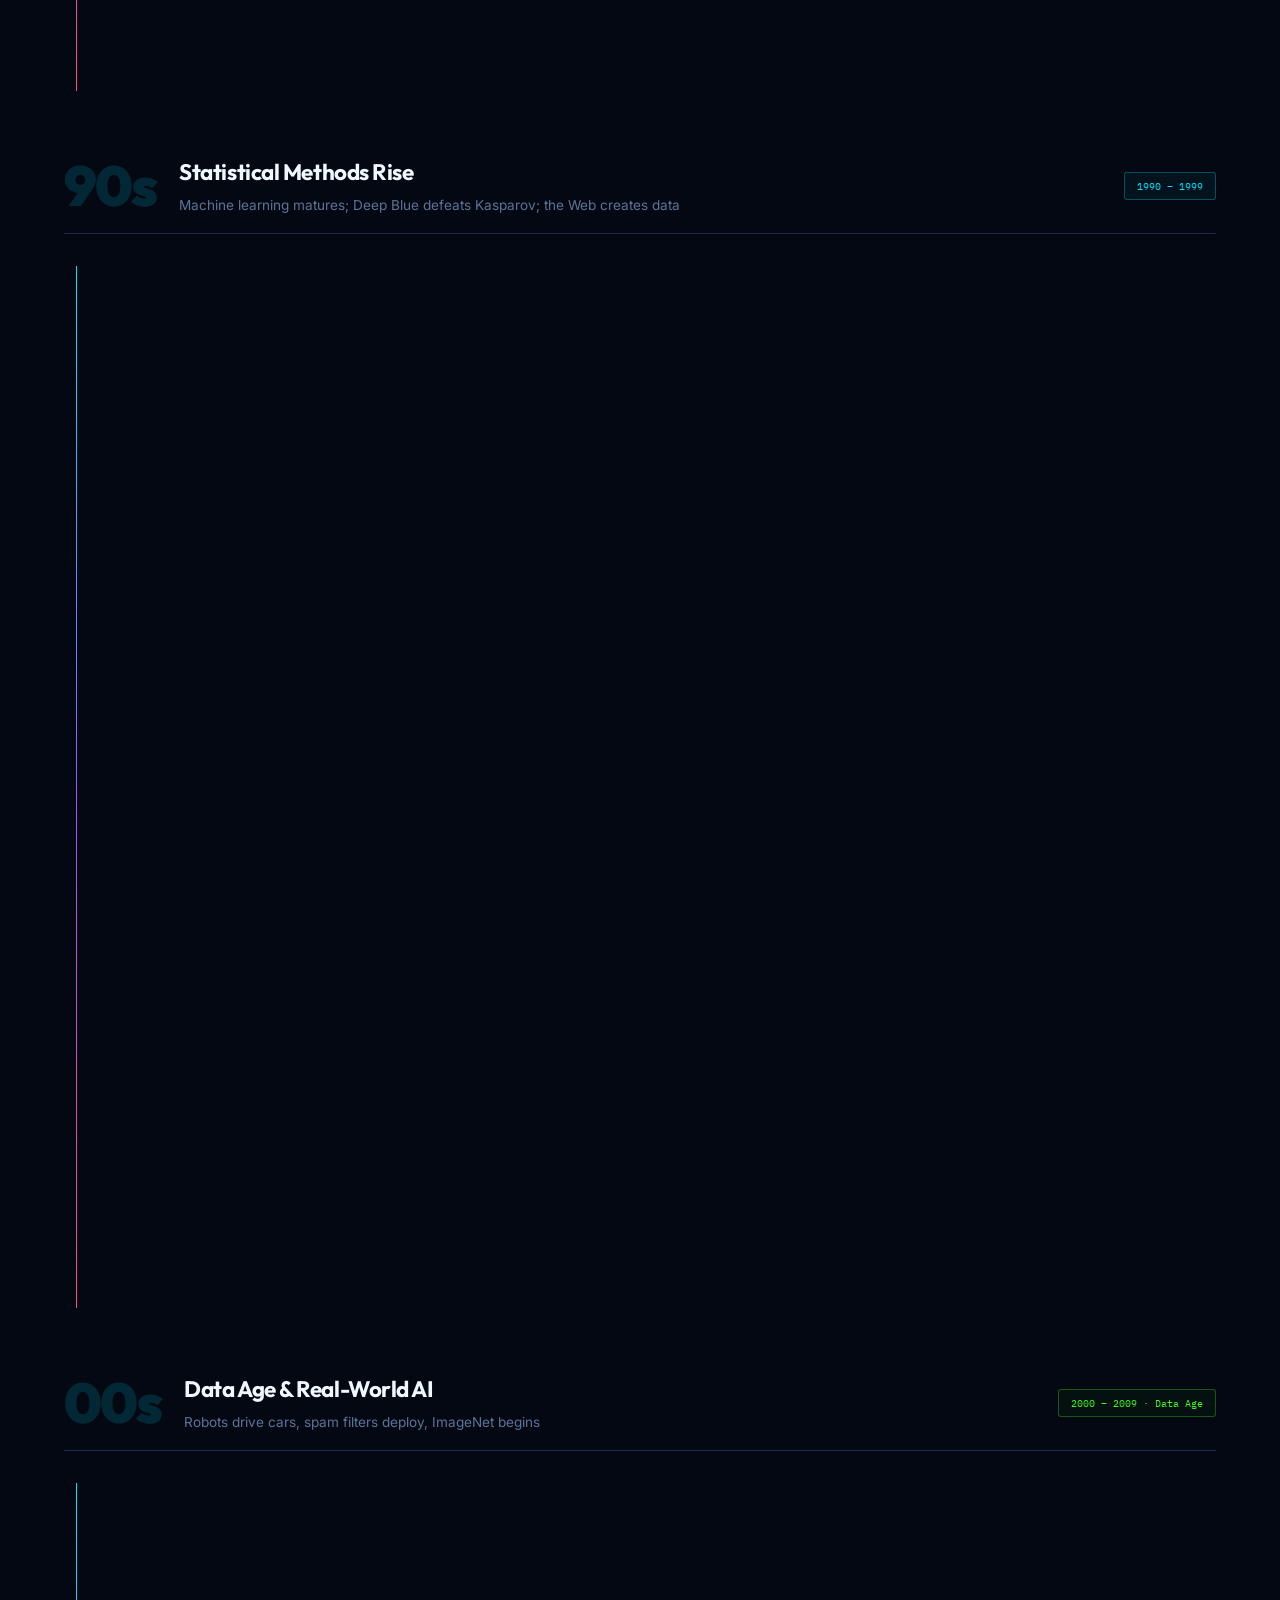
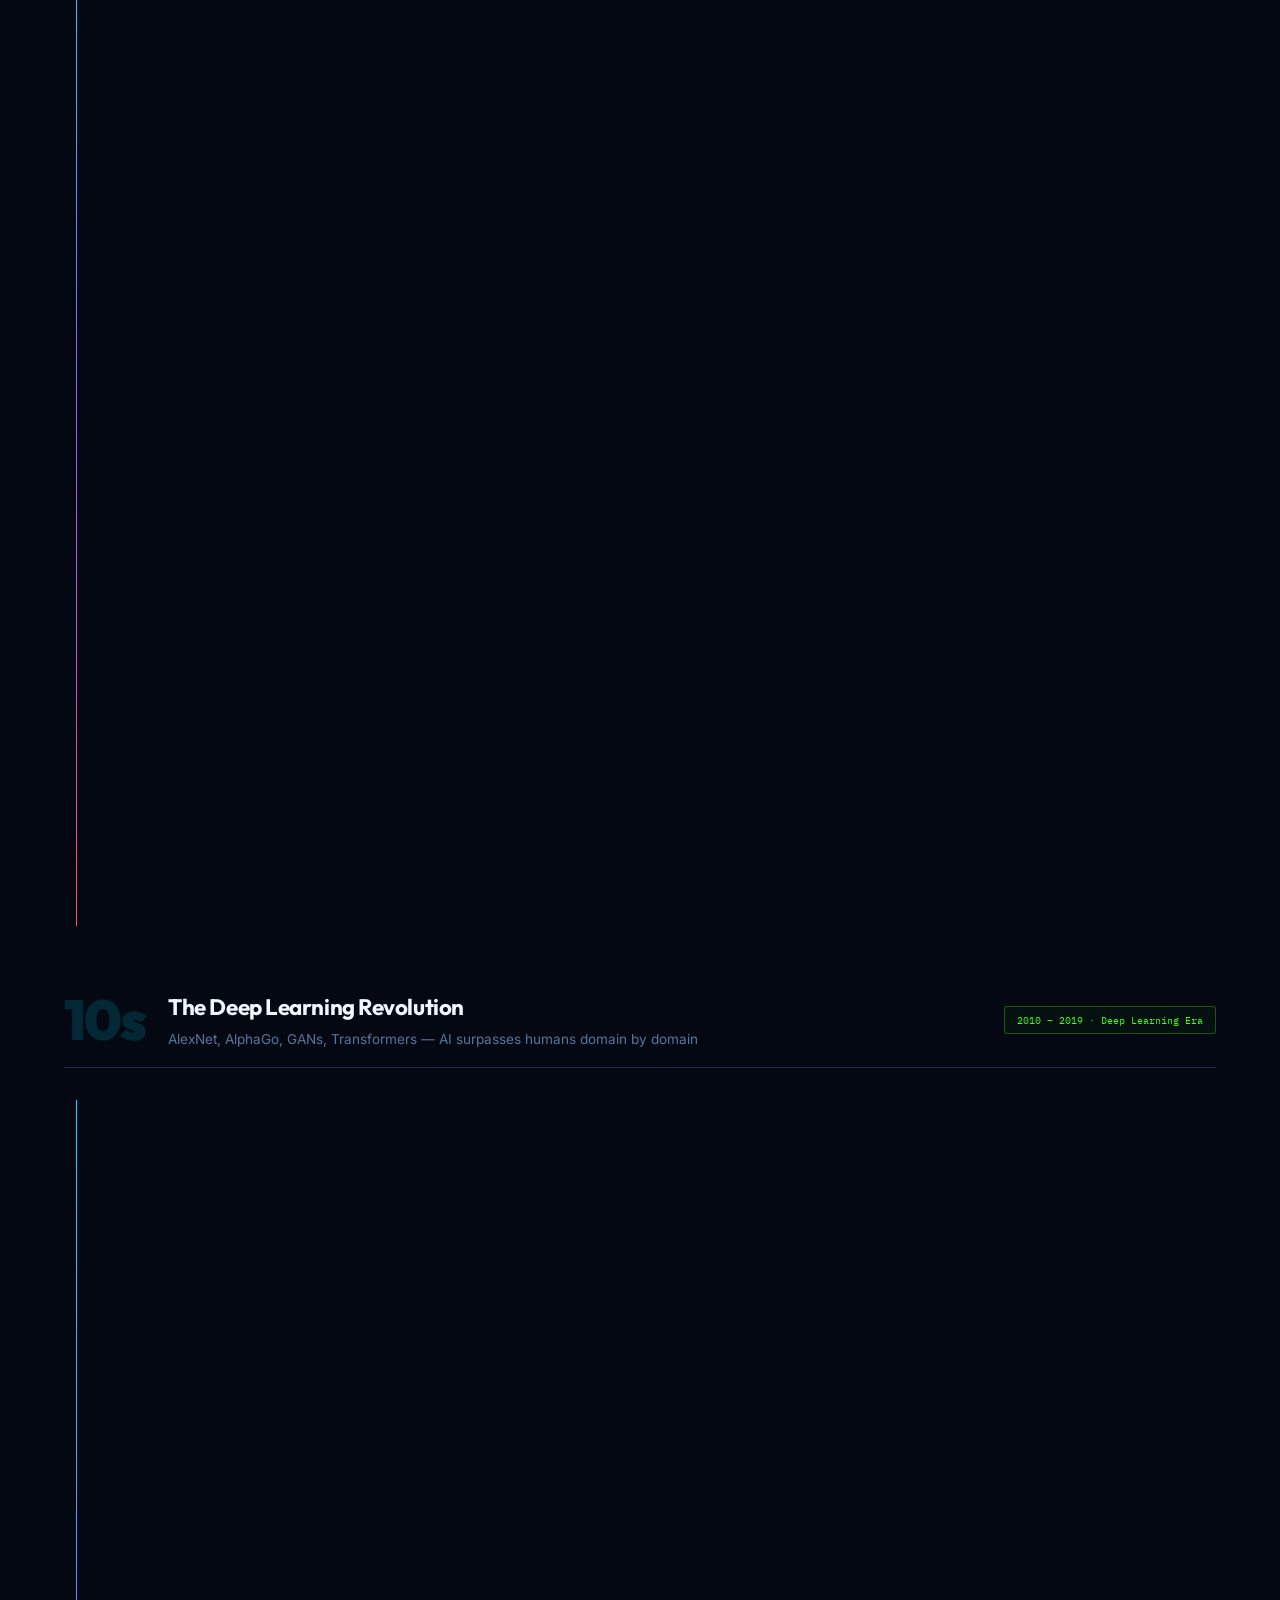
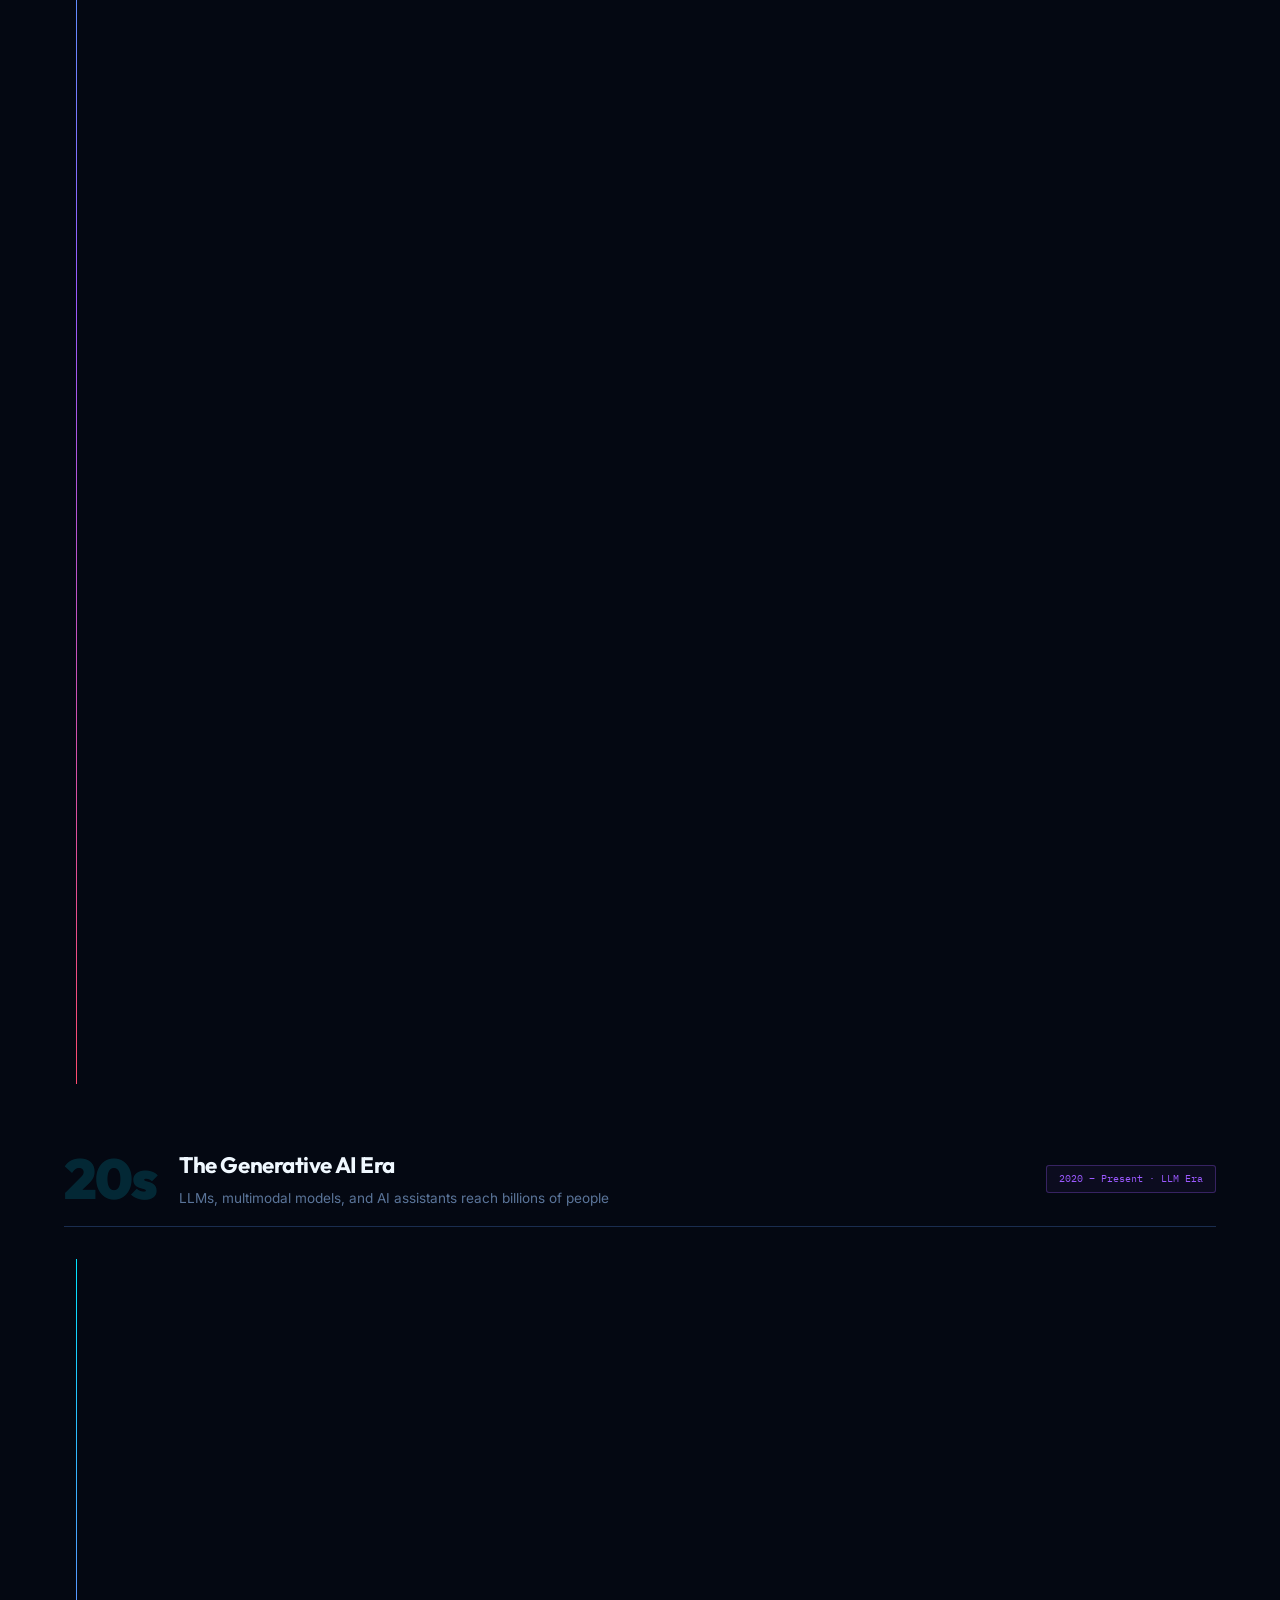
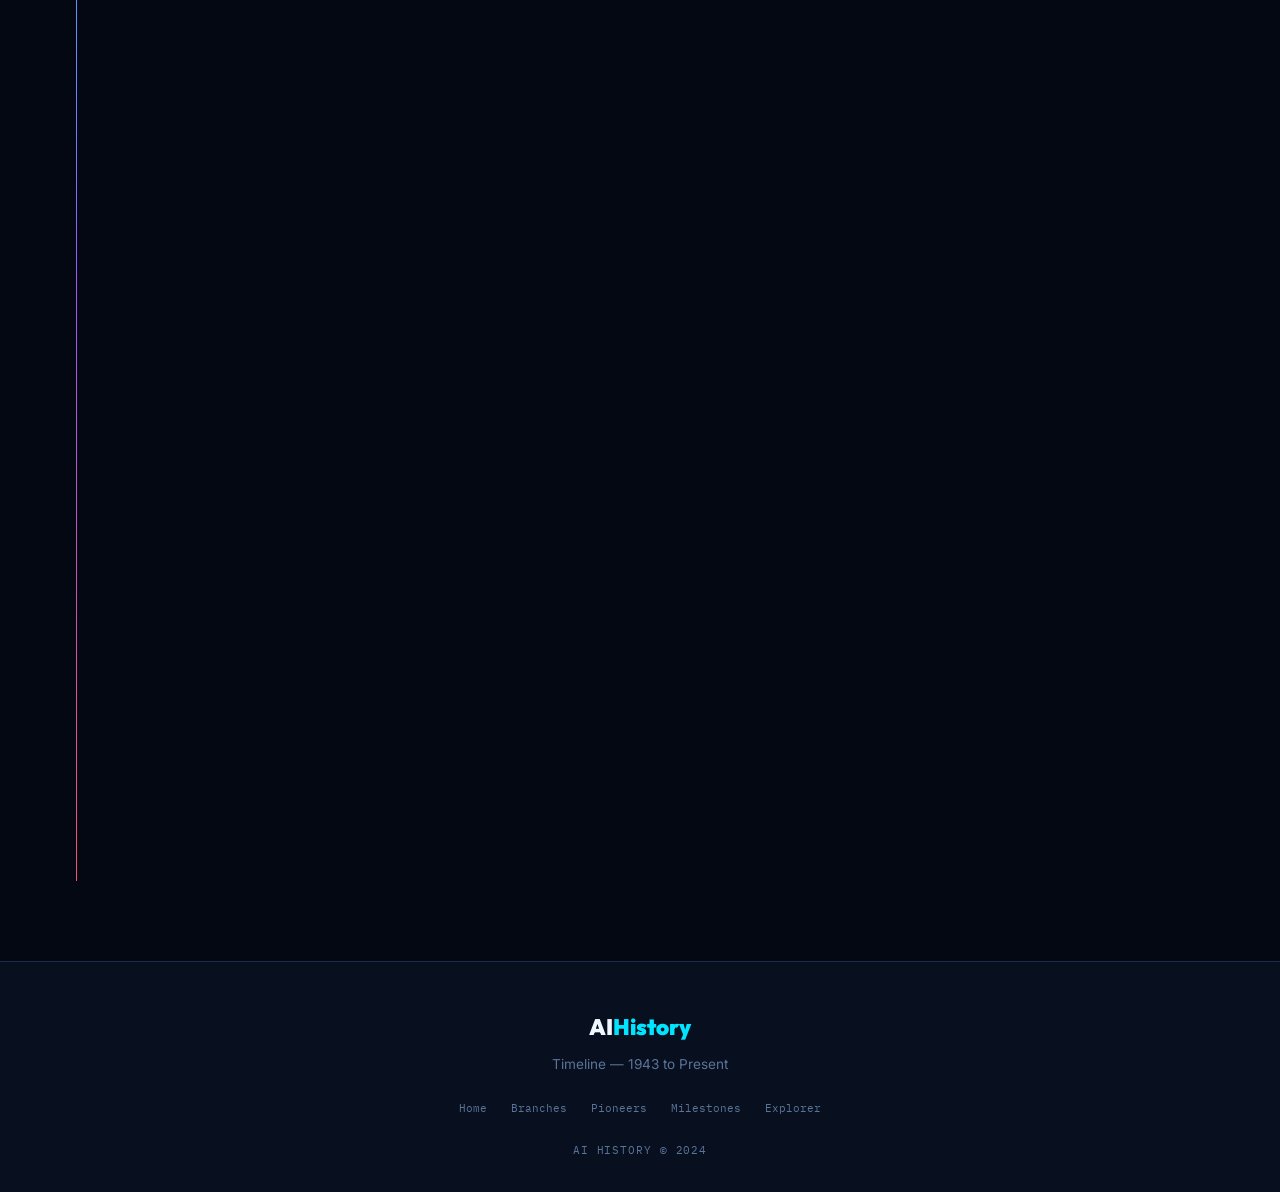
<file: timeline.html>
<!DOCTYPE html>
<html lang="en">
<head>
  <meta charset="UTF-8" />
  <meta name="viewport" content="width=device-width, initial-scale=1.0" />
  <title>Timeline — AI History</title>
  <link rel="stylesheet" href="main.css" />
  <style>
    .decade-section {
      scroll-margin-top: 80px;
    }
    .decade-header {
      display: flex; align-items: center; gap: 1.5rem;
      margin-bottom: 2rem; padding-bottom: 1rem;
      border-bottom: 1px solid var(--rim);
    }
    .decade-num {
      font-family: var(--font-display);
      font-size: 3.5rem;
      font-weight: 900;
      color: var(--cyan);
      letter-spacing: -0.04em;
      line-height: 1;
      opacity: 0.15;
      user-select: none;
    }
    .decade-info h3 {
      font-family: var(--font-display);
      font-size: 1.4rem;
      font-weight: 700;
      color: var(--white);
      letter-spacing: -0.02em;
    }
    .decade-info p {
      font-size: 0.85rem;
      color: var(--muted);
      margin-top: 0.25rem;
    }
    .decade-badge {
      margin-left: auto;
      font-family: var(--font-mono);
      font-size: 0.65rem;
      padding: 0.3rem 0.75rem;
      border-radius: 3px;
      border: 1px solid;
      white-space: nowrap;
    }
    .era-warm  { color: var(--amber);  border-color: rgba(255,179,0,0.3);  background: rgba(255,179,0,0.05); }
    .era-cold  { color: var(--cyan);   border-color: rgba(0,229,255,0.3);  background: rgba(0,229,255,0.05); }
    .era-boom  { color: var(--phosphor); border-color:rgba(57,255,20,0.3); background: rgba(57,255,20,0.04); }
    .era-frost { color: var(--rose);   border-color: rgba(255,75,110,0.3); background: rgba(255,75,110,0.05); }
    .era-llm   { color: var(--violet); border-color: rgba(155,89,255,0.3); background: rgba(155,89,255,0.06); }

    .two-col-timeline {
      display: grid;
      grid-template-columns: 1fr 1fr;
      gap: 0 3rem;
    }
    @media (max-width: 700px) {
      .two-col-timeline { grid-template-columns: 1fr; }
      .decade-num { display: none; }
    }

    .sticky-filter {
      position: sticky; top: 64px; z-index: 100;
      background: rgba(4,8,18,0.9);
      backdrop-filter: blur(12px);
      border-bottom: 1px solid var(--rim);
      padding: 1rem 0;
    }
    .tl-progress {
      position: fixed; left: 0; top: 64px;
      width: 3px; height: 0%;
      background: linear-gradient(to bottom, var(--cyan), var(--violet), var(--rose));
      z-index: 900;
      transition: height 0.2s ease;
    }
  </style>
</head>
<body>

<canvas id="starfield"></canvas>
<div class="tl-progress" id="tlProgress"></div>

<!-- NAV -->
<nav class="nav">
  <a class="nav-brand" href="index.html">AI<span>History</span></a>
  <div class="nav-links">
    <a href="index.html">Home</a>
    <a href="timeline.html" class="active">Timeline</a>
    <a href="branches.html">Branches</a>
    <a href="pioneers.html">Pioneers</a>
    <a href="milestones.html">Milestones</a>
    <a href="explorer.html">Explorer</a>
  </div>
  <div class="nav-hamburger"><span></span><span></span><span></span></div>
</nav>
<div class="nav-mobile">
  <a href="index.html">Home</a><a href="timeline.html">Timeline</a>
  <a href="branches.html">Branches</a><a href="pioneers.html">Pioneers</a>
  <a href="milestones.html">Milestones</a><a href="explorer.html">Explorer</a>
</div>

<div class="page-wrap">

  <!-- PAGE HERO -->
  <div style="padding: 4rem 0 2rem; background: linear-gradient(to bottom, var(--deep), var(--cosmos));">
    <div class="container">
      <div class="sec-eyebrow">Year by year</div>
      <h1 class="sec-title" style="font-size:clamp(2rem,4vw,3.2rem);margin-bottom:0.75rem;">
        Complete AI <span class="accent">Timeline</span>
      </h1>
      <p style="color:var(--muted);max-width:55ch;">
        Every major event from McCulloch &amp; Pitts' foundational 1943 paper through today's generative AI era.
      </p>
    </div>
  </div>

  <!-- FILTER BAR -->
  <div class="sticky-filter">
    <div class="container">
      <div class="filter-bar">
        <input class="search-input" id="tlSearch" type="search" placeholder="Search events, names, concepts…" />
        <div class="filter-chips">
          <button class="chip active" data-filter="all">All</button>
          <button class="chip" data-filter="neural">Neural</button>
          <button class="chip" data-filter="nlp">NLP</button>
          <button class="chip" data-filter="vision">Vision</button>
          <button class="chip" data-filter="ml">ML</button>
          <button class="chip" data-filter="robotics">Robotics</button>
          <button class="chip" data-filter="symbolic">Symbolic</button>
          <button class="chip" data-filter="rl">RL</button>
          <button class="chip" data-filter="llm">LLM</button>
        </div>
      </div>
    </div>
  </div>

  <div class="container" style="padding-top:3rem;padding-bottom:5rem;" id="tlContainer">

    <!-- ============ 1940s ============ -->
    <div class="decade-section" id="1940s">
      <div class="decade-header">
        <div class="decade-num">40s</div>
        <div class="decade-info">
          <h3>The Genesis Years</h3>
          <p>Mathematics &amp; neuroscience merge to conceive the thinking machine</p>
        </div>
        <span class="decade-badge era-warm">1940 – 1949</span>
      </div>
      <div class="timeline tl-items">
        <div class="timeline-item">
          <div class="timeline-dot"></div>
          <div class="timeline-year">1943</div>
          <div class="timeline-title">McCulloch–Pitts Neuron</div>
          <p class="timeline-desc">Warren McCulloch and Walter Pitts publish "A Logical Calculus of the Ideas Immanent in Nervous Activity," creating the first mathematical model of a neuron. They demonstrate that networks of such neurons can compute any logical function.</p>
          <div class="timeline-tags">
            <span class="tag tag-cyan">Neural</span>
            <span class="tag tag-violet">Foundational</span>
          </div>
        </div>
        <div class="timeline-item">
          <div class="timeline-dot"></div>
          <div class="timeline-year">1944</div>
          <div class="timeline-title">Hebbian Learning Theory</div>
          <p class="timeline-desc">Donald Hebb's "The Organization of Behavior" introduces the principle "neurons that fire together, wire together" — the first learning rule for neural networks, still influential in modern neuroscience and unsupervised ML.</p>
          <div class="timeline-tags">
            <span class="tag tag-cyan">Neural</span>
            <span class="tag tag-green">Learning</span>
          </div>
        </div>
        <div class="timeline-item">
          <div class="timeline-dot"></div>
          <div class="timeline-year">1945</div>
          <div class="timeline-title">Von Neumann Architecture</div>
          <p class="timeline-desc">John von Neumann's "First Draft of a Report on the EDVAC" describes the stored-program computer — the hardware foundation that would make software AI systems possible.</p>
          <div class="timeline-tags">
            <span class="tag tag-amber">Hardware</span>
          </div>
        </div>
        <div class="timeline-item">
          <div class="timeline-dot"></div>
          <div class="timeline-year">1948</div>
          <div class="timeline-title">Cybernetics — Wiener</div>
          <p class="timeline-desc">Norbert Wiener publishes "Cybernetics: Control and Communication in the Animal and the Machine," establishing feedback systems theory that bridges biology and engineering — the forerunner of adaptive AI systems.</p>
          <div class="timeline-tags">
            <span class="tag tag-violet">Theory</span>
            <span class="tag tag-cyan">Neural</span>
          </div>
        </div>
      </div>
    </div>

    <!-- ============ 1950s ============ -->
    <div class="decade-section" id="1950s" style="margin-top:4rem;">
      <div class="decade-header">
        <div class="decade-num">50s</div>
        <div class="decade-info">
          <h3>Turing's Vision &amp; AI's Birth</h3>
          <p>The term "Artificial Intelligence" is coined; early programs beat humans at games</p>
        </div>
        <span class="decade-badge era-cold">1950 – 1959</span>
      </div>
      <div class="timeline tl-items">
        <div class="timeline-item">
          <div class="timeline-dot"></div>
          <div class="timeline-year">1950</div>
          <div class="timeline-title">Turing's "Computing Machinery and Intelligence"</div>
          <p class="timeline-desc">Alan Turing proposes the Imitation Game (later "Turing Test") to define machine intelligence. He predicts that by 2000, machines will be able to fool 30% of human judges for 5 minutes. His paper frames decades of AI debate.</p>
          <div class="timeline-tags">
            <span class="tag tag-violet">Foundational</span>
            <span class="tag tag-cyan">Theory</span>
          </div>
        </div>
        <div class="timeline-item">
          <div class="timeline-dot"></div>
          <div class="timeline-year">1951</div>
          <div class="timeline-title">SNARC — First Neural Network Computer</div>
          <p class="timeline-desc">Marvin Minsky and Dean Edmonds build SNARC (Stochastic Neural Analog Reinforcement Calculator), the first artificial neural network machine, using 3000 vacuum tubes to simulate 40 neurons.</p>
          <div class="timeline-tags">
            <span class="tag tag-cyan">Neural</span>
            <span class="tag tag-amber">Hardware</span>
          </div>
        </div>
        <div class="timeline-item">
          <div class="timeline-dot"></div>
          <div class="timeline-year">1956</div>
          <div class="timeline-title">Dartmouth Conference — AI is Born</div>
          <p class="timeline-desc">John McCarthy organises the Dartmouth Summer Research Project on Artificial Intelligence. Attendees include Claude Shannon, Marvin Minsky, and Nathaniel Rochester. "Artificial Intelligence" enters the lexicon as a formal discipline.</p>
          <div class="timeline-tags">
            <span class="tag tag-rose">Milestone</span>
            <span class="tag tag-violet">Symbolic</span>
          </div>
        </div>
        <div class="timeline-item">
          <div class="timeline-dot"></div>
          <div class="timeline-year">1956</div>
          <div class="timeline-title">Logic Theorist</div>
          <p class="timeline-desc">Allen Newell, Herbert Simon, and Cliff Shaw's "Logic Theorist" proves 38 of 52 theorems from Principia Mathematica — often called the first true AI program. Simon predicts machines will surpass humans in every intellectual domain within 20 years.</p>
          <div class="timeline-tags">
            <span class="tag tag-violet">Symbolic</span>
            <span class="tag tag-cyan">Reasoning</span>
          </div>
        </div>
        <div class="timeline-item">
          <div class="timeline-dot"></div>
          <div class="timeline-year">1957</div>
          <div class="timeline-title">The Perceptron</div>
          <p class="timeline-desc">Frank Rosenblatt introduces the Perceptron at Cornell, the first algorithm capable of learning from data. The US Navy funds it as a machine that can "perceive, recognize and identify its surroundings." Sparks the first neural network boom.</p>
          <div class="timeline-tags">
            <span class="tag tag-cyan">Neural</span>
            <span class="tag tag-green">ML</span>
          </div>
        </div>
        <div class="timeline-item">
          <div class="timeline-dot"></div>
          <div class="timeline-year">1958</div>
          <div class="timeline-title">Lisp Programming Language</div>
          <p class="timeline-desc">John McCarthy invents Lisp (LISt Processing language), which becomes the dominant language for AI research for the next three decades. Its symbolic processing and recursive capabilities make it ideal for early AI programs.</p>
          <div class="timeline-tags">
            <span class="tag tag-violet">Symbolic</span>
            <span class="tag tag-amber">Tools</span>
          </div>
        </div>
        <div class="timeline-item">
          <div class="timeline-dot"></div>
          <div class="timeline-year">1959</div>
          <div class="timeline-title">Machine Learning Coined — Samuel</div>
          <p class="timeline-desc">Arthur Samuel at IBM coins "Machine Learning" while building his famous checkers-playing program — one of the first self-learning programs, becoming world-class by studying millions of moves from human games.</p>
          <div class="timeline-tags">
            <span class="tag tag-green">ML</span>
            <span class="tag tag-rose">Milestone</span>
          </div>
        </div>
        <div class="timeline-item">
          <div class="timeline-dot"></div>
          <div class="timeline-year">1959</div>
          <div class="timeline-title">General Problem Solver</div>
          <p class="timeline-desc">Newell & Simon's GPS attempts to formalise human problem-solving using "means-ends analysis" — the first program with a general search strategy separable from domain knowledge.</p>
          <div class="timeline-tags">
            <span class="tag tag-violet">Symbolic</span>
            <span class="tag tag-cyan">Reasoning</span>
          </div>
        </div>
      </div>
    </div>

    <!-- ============ 1960s ============ -->
    <div class="decade-section" id="1960s" style="margin-top:4rem;">
      <div class="decade-header">
        <div class="decade-num">60s</div>
        <div class="decade-info">
          <h3>First Successes &amp; Early Limits</h3>
          <p>Natural language, computer vision, and robotics emerge — then meet hard walls</p>
        </div>
        <span class="decade-badge era-cold">1960 – 1969</span>
      </div>
      <div class="timeline tl-items">
        <div class="timeline-item">
          <div class="timeline-dot" style="background:var(--violet);box-shadow:0 0 12px var(--violet);"></div>
          <div class="timeline-year">1961</div>
          <div class="timeline-title">Unimate — First Industrial Robot</div>
          <p class="timeline-desc">General Motors installs Unimate on its assembly line in New Jersey — the first industrial robotic arm. It lifts hot metal castings from a die-casting machine, beginning the automation of physical labor.</p>
          <div class="timeline-tags"><span class="tag tag-violet">Robotics</span></div>
        </div>
        <div class="timeline-item">
          <div class="timeline-dot"></div>
          <div class="timeline-year">1964</div>
          <div class="timeline-title">ELIZA — First Chatbot</div>
          <p class="timeline-desc">Joseph Weizenbaum at MIT creates ELIZA, a program that simulates a Rogerian psychotherapist by pattern-matching user input. Users become emotionally attached despite it understanding nothing — raising early questions about anthropomorphism.</p>
          <div class="timeline-tags">
            <span class="tag tag-rose">NLP</span>
            <span class="tag tag-cyan">Milestone</span>
          </div>
        </div>
        <div class="timeline-item">
          <div class="timeline-dot"></div>
          <div class="timeline-year">1965</div>
          <div class="timeline-title">DENDRAL — First Expert System</div>
          <p class="timeline-desc">Feigenbaum, Lederberg, and Buchanan at Stanford build DENDRAL to identify molecular structures from mass spectrometry data. It outperforms human chemists — the first expert system to demonstrate superhuman domain performance.</p>
          <div class="timeline-tags">
            <span class="tag tag-violet">Symbolic</span>
            <span class="tag tag-green">Expert System</span>
          </div>
        </div>
        <div class="timeline-item">
          <div class="timeline-dot"></div>
          <div class="timeline-year">1966</div>
          <div class="timeline-title">The Summer Vision Project</div>
          <p class="timeline-desc">Seymour Papert assigns an MIT undergrad to "solve" computer vision in one summer. The field would take 50 more years to approach the goal — but this project formally founded Computer Vision as a research area.</p>
          <div class="timeline-tags">
            <span class="tag tag-amber">Vision</span>
          </div>
        </div>
        <div class="timeline-item">
          <div class="timeline-dot"></div>
          <div class="timeline-year">1966</div>
          <div class="timeline-title">ALPAC Report — NLP Setback</div>
          <p class="timeline-desc">The Automatic Language Processing Advisory Committee reports that machine translation is twice as expensive and half as accurate as human translation. US funding for NLP research collapses — the first hint of "AI Winter."</p>
          <div class="timeline-tags">
            <span class="tag tag-rose">NLP</span>
            <span class="tag tag-rose">Setback</span>
          </div>
        </div>
        <div class="timeline-item">
          <div class="timeline-dot"></div>
          <div class="timeline-year">1969</div>
          <div class="timeline-title">Minsky &amp; Papert: Perceptrons</div>
          <p class="timeline-desc">Minsky and Papert's book "Perceptrons" proves that single-layer perceptrons cannot learn XOR. Although multi-layer networks weren't ruled out, the book nearly killed neural network research for a decade.</p>
          <div class="timeline-tags">
            <span class="tag tag-cyan">Neural</span>
            <span class="tag tag-rose">Setback</span>
          </div>
        </div>
        <div class="timeline-item">
          <div class="timeline-dot" style="background:var(--violet);box-shadow:0 0 12px var(--violet);"></div>
          <div class="timeline-year">1969</div>
          <div class="timeline-title">Shakey — First Mobile AI Robot</div>
          <p class="timeline-desc">SRI's Shakey becomes the first general-purpose mobile robot able to reason about its own actions. It combines perception, reasoning, and action — foreshadowing autonomous vehicles by 40 years.</p>
          <div class="timeline-tags">
            <span class="tag tag-violet">Robotics</span>
            <span class="tag tag-violet">Symbolic</span>
          </div>
        </div>
      </div>
    </div>

    <!-- ============ 1970s ============ -->
    <div class="decade-section" id="1970s" style="margin-top:4rem;">
      <div class="decade-header">
        <div class="decade-num">70s</div>
        <div class="decade-info">
          <h3>First AI Winter</h3>
          <p>Funding collapses; expert systems continue quietly in labs</p>
        </div>
        <span class="decade-badge era-frost">1970 – 1979 · AI Winter I</span>
      </div>
      <div class="timeline tl-items">
        <div class="timeline-item">
          <div class="timeline-dot" style="background:var(--rose);box-shadow:0 0 12px var(--rose);"></div>
          <div class="timeline-year">1973</div>
          <div class="timeline-title">The Lighthill Report</div>
          <p class="timeline-desc">Sir James Lighthill's report to the UK government concludes AI research has failed to deliver on its promises. The British government withdraws most AI funding, beginning a period of severe resource constraints across the field.</p>
          <div class="timeline-tags"><span class="tag tag-rose">AI Winter I</span></div>
        </div>
        <div class="timeline-item">
          <div class="timeline-dot"></div>
          <div class="timeline-year">1972</div>
          <div class="timeline-title">MYCIN Expert System</div>
          <p class="timeline-desc">Stanford's MYCIN diagnoses blood infections and recommends antibiotics using a rule-based system. It matches expert physicians but is never used clinically — raising questions about AI accountability. Its backward-chaining reasoning design influenced all later expert systems.</p>
          <div class="timeline-tags">
            <span class="tag tag-violet">Symbolic</span>
            <span class="tag tag-green">Expert System</span>
          </div>
        </div>
        <div class="timeline-item">
          <div class="timeline-dot"></div>
          <div class="timeline-year">1974</div>
          <div class="timeline-title">Backpropagation — Werbos</div>
          <p class="timeline-desc">Paul Werbos's PhD thesis derives backpropagation for training multi-layer networks — arguably the most important algorithm in deep learning. Its significance goes unrecognised for another decade.</p>
          <div class="timeline-tags">
            <span class="tag tag-cyan">Neural</span>
            <span class="tag tag-green">ML</span>
          </div>
        </div>
        <div class="timeline-item">
          <div class="timeline-dot"></div>
          <div class="timeline-year">1976</div>
          <div class="timeline-title">PROLOG Programming Language</div>
          <p class="timeline-desc">Alain Colmerauer and Robert Kowalski develop PROLOG, a logic-programming language that becomes the backbone of symbolic AI and expert systems research in the 1980s.</p>
          <div class="timeline-tags">
            <span class="tag tag-violet">Symbolic</span>
            <span class="tag tag-amber">Tools</span>
          </div>
        </div>
        <div class="timeline-item">
          <div class="timeline-dot"></div>
          <div class="timeline-year">1979</div>
          <div class="timeline-title">Stanford Cart</div>
          <p class="timeline-desc">Hans Moravec's Stanford Cart successfully navigates a cluttered room autonomously — a significant demonstration of real-world computer vision and autonomous navigation, taking 5 hours to cross a 20-foot room.</p>
          <div class="timeline-tags">
            <span class="tag tag-amber">Vision</span>
            <span class="tag tag-violet">Robotics</span>
          </div>
        </div>
      </div>
    </div>

    <!-- ============ 1980s ============ -->
    <div class="decade-section" id="1980s" style="margin-top:4rem;">
      <div class="decade-header">
        <div class="decade-num">80s</div>
        <div class="decade-info">
          <h3>The Expert Systems Boom</h3>
          <p>Backpropagation resurfaces; neural networks rise again</p>
        </div>
        <span class="decade-badge era-boom">1980 – 1989 · Expert Systems Era</span>
      </div>
      <div class="timeline tl-items">
        <div class="timeline-item">
          <div class="timeline-dot" style="background:var(--phosphor);box-shadow:0 0 12px var(--phosphor);"></div>
          <div class="timeline-year">1980</div>
          <div class="timeline-title">Expert Systems Go Commercial</div>
          <p class="timeline-desc">XCON (R1) at Digital Equipment Corporation saves the company $40M per year by configuring computer orders. AI becomes a commercial industry — by 1985, Fortune 500 companies spend $1 billion annually on in-house AI departments.</p>
          <div class="timeline-tags">
            <span class="tag tag-violet">Symbolic</span>
            <span class="tag tag-green">Expert System</span>
            <span class="tag tag-rose">Commercial</span>
          </div>
        </div>
        <div class="timeline-item">
          <div class="timeline-dot"></div>
          <div class="timeline-year">1981</div>
          <div class="timeline-title">Japan's Fifth Generation Project</div>
          <p class="timeline-desc">Japan's Ministry of International Trade and Industry funds a ¥50 billion 10-year plan to build intelligent computers using parallel logic processing. It triggers massive US and European AI investment programs.</p>
          <div class="timeline-tags">
            <span class="tag tag-amber">Policy</span>
          </div>
        </div>
        <div class="timeline-item">
          <div class="timeline-dot"></div>
          <div class="timeline-year">1982</div>
          <div class="timeline-title">Hopfield Networks</div>
          <p class="timeline-desc">John Hopfield introduces recurrent neural networks with associative memory properties. His paper re-legitimises neural network research and sparks a second wave of interest in learning machines.</p>
          <div class="timeline-tags">
            <span class="tag tag-cyan">Neural</span>
            <span class="tag tag-green">ML</span>
          </div>
        </div>
        <div class="timeline-item">
          <div class="timeline-dot"></div>
          <div class="timeline-year">1986</div>
          <div class="timeline-title">Backpropagation Popularised — Rumelhart &amp; Hinton</div>
          <p class="timeline-desc">Rumelhart, Hinton, and Williams publish "Learning Representations by Back-propagating Errors" in Nature — the paper that makes multi-layer neural networks practical. It launches the modern era of neural network research.</p>
          <div class="timeline-tags">
            <span class="tag tag-cyan">Neural</span>
            <span class="tag tag-rose">Milestone</span>
          </div>
        </div>
        <div class="timeline-item">
          <div class="timeline-dot"></div>
          <div class="timeline-year">1987</div>
          <div class="timeline-title">AI Winter II Begins</div>
          <p class="timeline-desc">Desktop computers surpass Lisp machines on price-performance. Apple and IBM win the business market. $500M expert systems industry collapses. DARPA cuts AI funding. The second AI winter begins.</p>
          <div class="timeline-tags">
            <span class="tag tag-rose">AI Winter II</span>
          </div>
        </div>
        <div class="timeline-item">
          <div class="timeline-dot"></div>
          <div class="timeline-year">1989</div>
          <div class="timeline-title">LeNet — Convolutional Neural Networks</div>
          <p class="timeline-desc">Yann LeCun and team at Bell Labs create LeNet — the first practical convolutional neural network, trained with backprop to recognise handwritten zip codes for the US Postal Service. It reads 10% of US cheques by the late 1990s.</p>
          <div class="timeline-tags">
            <span class="tag tag-cyan">Neural</span>
            <span class="tag tag-amber">Vision</span>
            <span class="tag tag-rose">Milestone</span>
          </div>
        </div>
      </div>
    </div>

    <!-- ============ 1990s ============ -->
    <div class="decade-section" id="1990s" style="margin-top:4rem;">
      <div class="decade-header">
        <div class="decade-num">90s</div>
        <div class="decade-info">
          <h3>Statistical Methods Rise</h3>
          <p>Machine learning matures; Deep Blue defeats Kasparov; the Web creates data</p>
        </div>
        <span class="decade-badge era-cold">1990 – 1999</span>
      </div>
      <div class="timeline tl-items">
        <div class="timeline-item">
          <div class="timeline-dot"></div>
          <div class="timeline-year">1990</div>
          <div class="timeline-title">TD-Gammon — Reinforcement Learning</div>
          <p class="timeline-desc">Gerald Tesauro's TD-Gammon learns to play backgammon at expert level using temporal-difference reinforcement learning with no prior knowledge — one of the first successful applications of RL to a complex domain.</p>
          <div class="timeline-tags">
            <span class="tag tag-rose">RL</span>
            <span class="tag tag-green">ML</span>
          </div>
        </div>
        <div class="timeline-item">
          <div class="timeline-dot"></div>
          <div class="timeline-year">1992</div>
          <div class="timeline-title">Support Vector Machines</div>
          <p class="timeline-desc">Vapnik and Cortes develop the SVM — a principled statistical method for classification that dominates ML competitions throughout the 2000s, before being supplanted by deep learning.</p>
          <div class="timeline-tags">
            <span class="tag tag-green">ML</span>
          </div>
        </div>
        <div class="timeline-item">
          <div class="timeline-dot"></div>
          <div class="timeline-year">1995</div>
          <div class="timeline-title">Random Forests &amp; Boosting</div>
          <p class="timeline-desc">Freund and Schapire introduce AdaBoost; Breiman later formalises Random Forests. Ensemble methods prove that combining weak learners creates powerful predictors — still widely used today.</p>
          <div class="timeline-tags">
            <span class="tag tag-green">ML</span>
          </div>
        </div>
        <div class="timeline-item">
          <div class="timeline-dot" style="background:var(--rose);box-shadow:0 0 12px var(--rose);"></div>
          <div class="timeline-year">1997</div>
          <div class="timeline-title">Deep Blue Defeats Kasparov</div>
          <p class="timeline-desc">IBM's Deep Blue defeats world chess champion Garry Kasparov 3.5–2.5 in a six-game match — the first time a computer beats a reigning world champion under standard tournament conditions. A landmark AI cultural moment.</p>
          <div class="timeline-tags">
            <span class="tag tag-rose">Milestone</span>
            <span class="tag tag-violet">Symbolic</span>
            <span class="tag tag-rose">RL</span>
          </div>
        </div>
        <div class="timeline-item">
          <div class="timeline-dot"></div>
          <div class="timeline-year">1997</div>
          <div class="timeline-title">LSTM — Long Short-Term Memory</div>
          <p class="timeline-desc">Hochreiter and Schmidhuber publish LSTM — a recurrent neural network architecture that solves the vanishing gradient problem. LSTMs will power speech recognition, translation, and text generation for two decades.</p>
          <div class="timeline-tags">
            <span class="tag tag-cyan">Neural</span>
            <span class="tag tag-rose">NLP</span>
          </div>
        </div>
        <div class="timeline-item">
          <div class="timeline-dot"></div>
          <div class="timeline-year">1998</div>
          <div class="timeline-title">PageRank &amp; Web-Scale Data</div>
          <p class="timeline-desc">Brin and Page's PageRank algorithm — foundation of Google — applies statistical ML to the web. The internet creates the first large-scale datasets that will fuel the coming data-driven AI revolution.</p>
          <div class="timeline-tags">
            <span class="tag tag-green">ML</span>
            <span class="tag tag-rose">NLP</span>
          </div>
        </div>
      </div>
    </div>

    <!-- ============ 2000s ============ -->
    <div class="decade-section" id="2000s" style="margin-top:4rem;">
      <div class="decade-header">
        <div class="decade-num">00s</div>
        <div class="decade-info">
          <h3>Data Age &amp; Real-World AI</h3>
          <p>Robots drive cars, spam filters deploy, ImageNet begins</p>
        </div>
        <span class="decade-badge era-boom">2000 – 2009 · Data Age</span>
      </div>
      <div class="timeline tl-items">
        <div class="timeline-item">
          <div class="timeline-dot"></div>
          <div class="timeline-year">2001</div>
          <div class="timeline-title">Bayesian Spam Filtering</div>
          <p class="timeline-desc">Paul Graham's "A Plan for Spam" popularises Bayesian ML for email classification — the first time ML touched hundreds of millions of people's daily lives. Spam filtering becomes a mass-scale ML deployment.</p>
          <div class="timeline-tags">
            <span class="tag tag-green">ML</span>
            <span class="tag tag-rose">NLP</span>
          </div>
        </div>
        <div class="timeline-item">
          <div class="timeline-dot"></div>
          <div class="timeline-year">2002</div>
          <div class="timeline-title">Roomba — Consumer Robotics</div>
          <p class="timeline-desc">iRobot ships Roomba, the first mass-market autonomous robot — a vacuum cleaner with sensors and a reactive AI. Over 30 million units sold, making AI-powered robotics a household reality.</p>
          <div class="timeline-tags">
            <span class="tag tag-violet">Robotics</span>
          </div>
        </div>
        <div class="timeline-item">
          <div class="timeline-dot" style="background:var(--phosphor);box-shadow:0 0 12px var(--phosphor);"></div>
          <div class="timeline-year">2004</div>
          <div class="timeline-title">DARPA Grand Challenge</div>
          <p class="timeline-desc">DARPA offers $1M for the first autonomous vehicle to complete a 142-mile desert course. No team finishes in 2004, but Stanford's Stanley wins in 2005 — launching the autonomous vehicle industry and spawning Waymo, Tesla AP, Cruise, and others.</p>
          <div class="timeline-tags">
            <span class="tag tag-violet">Robotics</span>
            <span class="tag tag-amber">Vision</span>
            <span class="tag tag-rose">Milestone</span>
          </div>
        </div>
        <div class="timeline-item">
          <div class="timeline-dot"></div>
          <div class="timeline-year">2006</div>
          <div class="timeline-title">Deep Belief Networks — Hinton</div>
          <p class="timeline-desc">Geoffrey Hinton and Simon Osindero publish "A Fast Learning Algorithm for Deep Belief Nets," showing that deep networks can be trained effectively using layer-by-layer pre-training. This paper reignites interest in deep learning.</p>
          <div class="timeline-tags">
            <span class="tag tag-cyan">Neural</span>
            <span class="tag tag-green">ML</span>
          </div>
        </div>
        <div class="timeline-item">
          <div class="timeline-dot"></div>
          <div class="timeline-year">2007</div>
          <div class="timeline-title">Fei-Fei Li Starts ImageNet</div>
          <p class="timeline-desc">Stanford professor Fei-Fei Li conceives and begins building ImageNet — 14 million labelled images across 22,000 categories. The dataset that will trigger the deep learning revolution is quietly assembled over three years.</p>
          <div class="timeline-tags">
            <span class="tag tag-amber">Vision</span>
            <span class="tag tag-rose">Data</span>
          </div>
        </div>
        <div class="timeline-item">
          <div class="timeline-dot"></div>
          <div class="timeline-year">2008</div>
          <div class="timeline-title">GPU Computing for ML</div>
          <p class="timeline-desc">NVIDIA's CUDA enables general-purpose GPU programming. Andrew Ng's group at Stanford demonstrates that GPUs can train deep networks 70× faster than CPUs — setting the hardware foundation for the coming deep learning explosion.</p>
          <div class="timeline-tags">
            <span class="tag tag-amber">Hardware</span>
            <span class="tag tag-cyan">Neural</span>
          </div>
        </div>
      </div>
    </div>

    <!-- ============ 2010s ============ -->
    <div class="decade-section" id="2010s" style="margin-top:4rem;">
      <div class="decade-header">
        <div class="decade-num">10s</div>
        <div class="decade-info">
          <h3>The Deep Learning Revolution</h3>
          <p>AlexNet, AlphaGo, GANs, Transformers — AI surpasses humans domain by domain</p>
        </div>
        <span class="decade-badge era-boom">2010 – 2019 · Deep Learning Era</span>
      </div>
      <div class="timeline tl-items">
        <div class="timeline-item">
          <div class="timeline-dot" style="background:var(--rose);box-shadow:0 0 12px var(--rose);"></div>
          <div class="timeline-year">2012</div>
          <div class="timeline-title">AlexNet Wins ImageNet — Deep Learning Ignites</div>
          <p class="timeline-desc">Krizhevsky, Sutskever, and Hinton's AlexNet achieves 15.3% top-5 error on ImageNet — 10.9 percentage points better than the next best entry. The result is so stunning it causes the entire field to pivot to deep learning. Every tech giant begins a massive hiring spree for DL talent.</p>
          <div class="timeline-tags">
            <span class="tag tag-cyan">Neural</span>
            <span class="tag tag-amber">Vision</span>
            <span class="tag tag-rose">Milestone</span>
          </div>
        </div>
        <div class="timeline-item">
          <div class="timeline-dot"></div>
          <div class="timeline-year">2013</div>
          <div class="timeline-title">Word2Vec — Deep Representations for NLP</div>
          <p class="timeline-desc">Mikolov et al. at Google publish Word2Vec — learning distributed word representations showing that word relationships encode semantic meaning ("king" − "man" + "woman" ≈ "queen"). It transforms NLP from feature engineering to representation learning.</p>
          <div class="timeline-tags">
            <span class="tag tag-rose">NLP</span>
            <span class="tag tag-cyan">Neural</span>
          </div>
        </div>
        <div class="timeline-item">
          <div class="timeline-dot"></div>
          <div class="timeline-year">2014</div>
          <div class="timeline-title">GANs — Generative Adversarial Networks</div>
          <p class="timeline-desc">Ian Goodfellow et al. introduce GANs — a framework of two competing networks (generator vs discriminator) that can produce photorealistic images. Yann LeCun calls it "the most interesting idea in the last 10 years of machine learning."</p>
          <div class="timeline-tags">
            <span class="tag tag-cyan">Neural</span>
            <span class="tag tag-amber">Vision</span>
            <span class="tag tag-rose">Generative</span>
          </div>
        </div>
        <div class="timeline-item">
          <div class="timeline-dot"></div>
          <div class="timeline-year">2014</div>
          <div class="timeline-title">Sequence-to-Sequence Learning</div>
          <p class="timeline-desc">Sutskever, Vinyals, and Le publish Seq2Seq with attention — enabling neural machine translation. Google switches to neural MT in 2016, immediately improving translation quality more than in the previous 10 years combined.</p>
          <div class="timeline-tags">
            <span class="tag tag-rose">NLP</span>
            <span class="tag tag-cyan">Neural</span>
          </div>
        </div>
        <div class="timeline-item">
          <div class="timeline-dot" style="background:var(--phosphor);box-shadow:0 0 12px var(--phosphor);"></div>
          <div class="timeline-year">2016</div>
          <div class="timeline-title">AlphaGo Defeats Lee Sedol</div>
          <p class="timeline-desc">DeepMind's AlphaGo defeats Go world champion Lee Sedol 4–1. Go has more positions than atoms in the universe — its mastery was thought to be at least a decade away. Move 37 in Game 2 is described as "the most creative" move a human or machine has ever played in Go history.</p>
          <div class="timeline-tags">
            <span class="tag tag-rose">RL</span>
            <span class="tag tag-cyan">Neural</span>
            <span class="tag tag-rose">Milestone</span>
          </div>
        </div>
        <div class="timeline-item">
          <div class="timeline-dot" style="background:var(--rose);box-shadow:0 0 12px var(--rose);"></div>
          <div class="timeline-year">2017</div>
          <div class="timeline-title">"Attention Is All You Need" — The Transformer</div>
          <p class="timeline-desc">Vaswani et al. at Google Brain publish the Transformer architecture — replacing RNNs with self-attention. This paper becomes the single most impactful ML paper of the decade, directly leading to BERT, GPT, T5, and every modern LLM.</p>
          <div class="timeline-tags">
            <span class="tag tag-rose">NLP</span>
            <span class="tag tag-cyan">Neural</span>
            <span class="tag tag-violet">LLM</span>
            <span class="tag tag-rose">Milestone</span>
          </div>
        </div>
        <div class="timeline-item">
          <div class="timeline-dot"></div>
          <div class="timeline-year">2018</div>
          <div class="timeline-title">BERT &amp; Transfer Learning in NLP</div>
          <p class="timeline-desc">Google's BERT (Bidirectional Encoder Representations from Transformers) achieves state-of-the-art on 11 NLP benchmarks. Transfer learning — pretrain on massive data, fine-tune on tasks — becomes the dominant NLP paradigm.</p>
          <div class="timeline-tags">
            <span class="tag tag-rose">NLP</span>
            <span class="tag tag-violet">LLM</span>
          </div>
        </div>
        <div class="timeline-item">
          <div class="timeline-dot"></div>
          <div class="timeline-year">2018</div>
          <div class="timeline-title">GPT-1 — OpenAI's First Language Model</div>
          <p class="timeline-desc">OpenAI releases GPT (117M parameters) trained on BooksCorpus, demonstrating that unsupervised pre-training on large text data followed by task fine-tuning achieves strong results across diverse NLP tasks.</p>
          <div class="timeline-tags">
            <span class="tag tag-violet">LLM</span>
            <span class="tag tag-rose">NLP</span>
          </div>
        </div>
        <div class="timeline-item">
          <div class="timeline-dot"></div>
          <div class="timeline-year">2019</div>
          <div class="timeline-title">GPT-2 &amp; "Too Dangerous to Release"</div>
          <p class="timeline-desc">OpenAI's GPT-2 (1.5B params) generates coherent long-form text so convincingly they initially refuse to release the full model over "misuse concerns." The controversy sparks the AI safety and governance debate that dominates the 2020s.</p>
          <div class="timeline-tags">
            <span class="tag tag-violet">LLM</span>
            <span class="tag tag-rose">Safety</span>
          </div>
        </div>
      </div>
    </div>

    <!-- ============ 2020s ============ -->
    <div class="decade-section" id="2020s" style="margin-top:4rem;">
      <div class="decade-header">
        <div class="decade-num">20s</div>
        <div class="decade-info">
          <h3>The Generative AI Era</h3>
          <p>LLMs, multimodal models, and AI assistants reach billions of people</p>
        </div>
        <span class="decade-badge era-llm">2020 – Present · LLM Era</span>
      </div>
      <div class="timeline tl-items">
        <div class="timeline-item">
          <div class="timeline-dot" style="background:var(--violet);box-shadow:0 0 16px var(--violet);"></div>
          <div class="timeline-year">2020</div>
          <div class="timeline-title">GPT-3 — 175B Parameters</div>
          <p class="timeline-desc">OpenAI's GPT-3 (175 billion parameters) demonstrates emergent few-shot learning — solving tasks it was never explicitly trained on with just a few examples in the prompt. Microsoft licenses it exclusively for $1 billion.</p>
          <div class="timeline-tags">
            <span class="tag tag-violet">LLM</span>
            <span class="tag tag-rose">Milestone</span>
          </div>
        </div>
        <div class="timeline-item">
          <div class="timeline-dot"></div>
          <div class="timeline-year">2021</div>
          <div class="timeline-title">DALL-E &amp; CLIP — Text-to-Image</div>
          <p class="timeline-desc">OpenAI's DALL-E generates images from text descriptions. CLIP learns visual concepts from internet text+image pairs without labels. Together they launch the text-to-image revolution that produces Stable Diffusion, Midjourney, and Imagen.</p>
          <div class="timeline-tags">
            <span class="tag tag-amber">Vision</span>
            <span class="tag tag-violet">Generative</span>
            <span class="tag tag-rose">Multimodal</span>
          </div>
        </div>
        <div class="timeline-item">
          <div class="timeline-dot"></div>
          <div class="timeline-year">2021</div>
          <div class="timeline-title">AlphaFold 2 — Protein Folding Solved</div>
          <p class="timeline-desc">DeepMind's AlphaFold 2 predicts protein structures with atomic accuracy — solving a 50-year grand challenge of biology. Science magazine names it the "Breakthrough of the Year." Over 200 million protein structures predicted and freely released.</p>
          <div class="timeline-tags">
            <span class="tag tag-green">Science</span>
            <span class="tag tag-cyan">Neural</span>
            <span class="tag tag-rose">Milestone</span>
          </div>
        </div>
        <div class="timeline-item">
          <div class="timeline-dot"></div>
          <div class="timeline-year">2022</div>
          <div class="timeline-title">Stable Diffusion &amp; Midjourney Go Public</div>
          <p class="timeline-desc">Stability AI releases Stable Diffusion as open-source; Midjourney opens public beta. Text-to-image generation becomes accessible to millions overnight, triggering debates about art, copyright, and creative AI that continue today.</p>
          <div class="timeline-tags">
            <span class="tag tag-amber">Vision</span>
            <span class="tag tag-violet">Generative</span>
          </div>
        </div>
        <div class="timeline-item">
          <div class="timeline-dot" style="background:var(--rose);box-shadow:0 0 20px var(--rose);"></div>
          <div class="timeline-year">Nov 2022</div>
          <div class="timeline-title">ChatGPT — AI Reaches the Mainstream</div>
          <p class="timeline-desc">OpenAI launches ChatGPT, reaching 1 million users in 5 days and 100 million in 2 months — the fastest-growing consumer product in history. Every major tech company accelerates AI development. AI becomes a mainstream technology and cultural phenomenon.</p>
          <div class="timeline-tags">
            <span class="tag tag-violet">LLM</span>
            <span class="tag tag-rose">Milestone</span>
            <span class="tag tag-rose">Cultural</span>
          </div>
        </div>
        <div class="timeline-item">
          <div class="timeline-dot"></div>
          <div class="timeline-year">2023</div>
          <div class="timeline-title">GPT-4, Claude, Gemini — The LLM Race</div>
          <p class="timeline-desc">OpenAI releases GPT-4 (multimodal); Anthropic releases Claude; Google releases Gemini. Llama 2 from Meta democratises open-source LLMs. The "AI arms race" reshapes the global tech industry. Governments begin drafting AI regulation.</p>
          <div class="timeline-tags">
            <span class="tag tag-violet">LLM</span>
            <span class="tag tag-rose">Multimodal</span>
            <span class="tag tag-amber">Policy</span>
          </div>
        </div>
        <div class="timeline-item">
          <div class="timeline-dot"></div>
          <div class="timeline-year">2024</div>
          <div class="timeline-title">Reasoning Models &amp; Agents</div>
          <p class="timeline-desc">OpenAI's o1 demonstrates chain-of-thought reasoning competitive with PhD-level scientists. AI agents capable of multi-step browser and computer use emerge. Sora generates cinematic video from text. AI begins replacing knowledge workers in targeted domains.</p>
          <div class="timeline-tags">
            <span class="tag tag-violet">LLM</span>
            <span class="tag tag-rose">Agents</span>
            <span class="tag tag-violet">Reasoning</span>
          </div>
        </div>
      </div>
    </div>

  </div><!-- end #tlContainer -->
</div><!-- end page-wrap -->

<footer class="footer">
  <div class="footer-brand">AI<span>History</span></div>
  <p style="font-size:0.85rem;color:var(--muted);margin-top:0.5rem;">Timeline — 1943 to Present</p>
  <div style="display:flex;justify-content:center;gap:1.5rem;margin-top:1.5rem;">
    <a href="index.html" style="font-family:var(--font-mono);font-size:0.7rem;color:var(--muted);">Home</a>
    <a href="branches.html" style="font-family:var(--font-mono);font-size:0.7rem;color:var(--muted);">Branches</a>
    <a href="pioneers.html" style="font-family:var(--font-mono);font-size:0.7rem;color:var(--muted);">Pioneers</a>
    <a href="milestones.html" style="font-family:var(--font-mono);font-size:0.7rem;color:var(--muted);">Milestones</a>
    <a href="explorer.html" style="font-family:var(--font-mono);font-size:0.7rem;color:var(--muted);">Explorer</a>
  </div>
  <p class="footer-copy">AI HISTORY © 2024</p>
</footer>

<script src="main.js"></script>
<script>
// Progress bar
window.addEventListener('scroll', () => {
  const el = document.getElementById('tlProgress');
  if (!el) return;
  const doc = document.documentElement;
  const pct = doc.scrollTop / (doc.scrollHeight - doc.clientHeight) * 100;
  el.style.height = pct + '%';
});

// Filter integration
window.AI.initFilters({
  searchId: 'tlSearch',
  chipsSelector: '.chip',
  itemsSelector: '.timeline-item',
  textSelector: '.timeline-title, .timeline-desc',
  tagSelector: '.tag',
});
</script>
</body>
</html>
</file>
<file: main.css>
/* ========================================
   AI HISTORY — MAIN STYLESHEET
   Design: Deep cosmos dark, electric cyan accent,
   phosphor-green data highlights, IBM Plex Mono
   for data/code, Outfit for display, Inter for body
   ======================================== */

@import url('https://fonts.googleapis.com/css2?family=Outfit:wght@300;400;600;700;900&family=IBM+Plex+Mono:wght@300;400;600&family=Inter:wght@300;400;500;600&display=swap');

/* ---- TOKENS ---- */
:root {
  --cosmos:    #040812;
  --deep:      #080f1e;
  --panel:     #0c1628;
  --surface:   #101d35;
  --rim:       #1a2d4f;
  --cyan:      #00e5ff;
  --cyan-dim:  #007a8a;
  --phosphor:  #39ff14;
  --amber:     #ffb300;
  --rose:      #ff4b6e;
  --violet:    #9b59ff;
  --text:      #c8d8f0;
  --muted:     #5a7499;
  --white:     #f0f8ff;
  --font-display: 'Outfit', sans-serif;
  --font-body:    'Inter', sans-serif;
  --font-mono:    'IBM Plex Mono', monospace;
  --r: 8px;
  --r-lg: 16px;
  --transition: 0.3s cubic-bezier(0.4,0,0.2,1);
}

/* ---- RESET ---- */
*, *::before, *::after { box-sizing: border-box; margin: 0; padding: 0; }
html { scroll-behavior: smooth; font-size: 16px; }
body {
  font-family: var(--font-body);
  background: var(--cosmos);
  color: var(--text);
  line-height: 1.6;
  overflow-x: hidden;
}
a { color: var(--cyan); text-decoration: none; transition: color var(--transition); }
a:hover { color: var(--white); }
img { max-width: 100%; display: block; }
ul { list-style: none; }

/* ---- STARFIELD CANVAS ---- */
#starfield {
  position: fixed; inset: 0;
  pointer-events: none; z-index: 0;
  opacity: 0.6;
}

/* ---- NAV ---- */
.nav {
  position: fixed; top: 0; left: 0; right: 0; z-index: 1000;
  display: flex; align-items: center; justify-content: space-between;
  padding: 0 2rem;
  height: 64px;
  background: rgba(4,8,18,0.85);
  backdrop-filter: blur(16px);
  border-bottom: 1px solid var(--rim);
}
.nav-brand {
  font-family: var(--font-display);
  font-weight: 900;
  font-size: 1.25rem;
  color: var(--white);
  letter-spacing: -0.02em;
}
.nav-brand span { color: var(--cyan); }
.nav-links { display: flex; gap: 0.25rem; }
.nav-links a {
  font-family: var(--font-mono);
  font-size: 0.75rem;
  font-weight: 600;
  color: var(--muted);
  padding: 0.4rem 0.85rem;
  border-radius: 4px;
  border: 1px solid transparent;
  letter-spacing: 0.06em;
  text-transform: uppercase;
  transition: all var(--transition);
}
.nav-links a:hover, .nav-links a.active {
  color: var(--cyan);
  border-color: var(--cyan-dim);
  background: rgba(0,229,255,0.06);
}
.nav-hamburger {
  display: none; flex-direction: column; gap: 5px;
  cursor: pointer; padding: 4px;
}
.nav-hamburger span {
  width: 24px; height: 2px;
  background: var(--text); border-radius: 2px;
  transition: all var(--transition);
}
.nav-mobile {
  display: none;
  position: fixed; top: 64px; left: 0; right: 0;
  background: rgba(4,8,18,0.97);
  border-bottom: 1px solid var(--rim);
  padding: 1rem 2rem;
  z-index: 999;
  flex-direction: column; gap: 0.5rem;
}
.nav-mobile.open { display: flex; }
.nav-mobile a {
  font-family: var(--font-mono);
  font-size: 0.8rem;
  color: var(--muted);
  padding: 0.6rem 0;
  border-bottom: 1px solid var(--rim);
  letter-spacing: 0.06em; text-transform: uppercase;
}
.nav-mobile a:hover { color: var(--cyan); }

/* ---- LAYOUT ---- */
.page-wrap {
  position: relative; z-index: 1;
  padding-top: 64px;
  min-height: 100vh;
}
.container {
  max-width: 1200px;
  margin: 0 auto;
  padding: 0 1.5rem;
}
.section { padding: 5rem 0; }
.section-sm { padding: 3rem 0; }

/* ---- HERO ---- */
.hero {
  position: relative;
  min-height: calc(100vh - 64px);
  display: flex; align-items: center;
  overflow: hidden;
}
.hero-grid {
  display: grid; grid-template-columns: 1fr 1fr;
  gap: 4rem; align-items: center;
}
.hero-eyebrow {
  font-family: var(--font-mono);
  font-size: 0.72rem;
  font-weight: 600;
  color: var(--phosphor);
  letter-spacing: 0.18em;
  text-transform: uppercase;
  margin-bottom: 1.25rem;
  display: flex; align-items: center; gap: 0.6rem;
}
.hero-eyebrow::before {
  content: '';
  width: 32px; height: 1px;
  background: var(--phosphor);
}
.hero-title {
  font-family: var(--font-display);
  font-weight: 900;
  font-size: clamp(2.4rem, 5vw, 4.2rem);
  line-height: 1.05;
  letter-spacing: -0.03em;
  color: var(--white);
  margin-bottom: 1.5rem;
}
.hero-title .accent { color: var(--cyan); }
.hero-title .year { color: var(--amber); }
.hero-desc {
  font-size: 1.05rem;
  color: var(--muted);
  line-height: 1.75;
  margin-bottom: 2.5rem;
  max-width: 48ch;
}
.hero-cta { display: flex; gap: 1rem; flex-wrap: wrap; }
.btn {
  display: inline-flex; align-items: center; gap: 0.5rem;
  padding: 0.75rem 1.75rem;
  border-radius: 6px;
  font-family: var(--font-mono);
  font-size: 0.8rem;
  font-weight: 600;
  letter-spacing: 0.08em;
  text-transform: uppercase;
  cursor: pointer;
  border: none;
  transition: all var(--transition);
}
.btn-primary {
  background: var(--cyan);
  color: var(--cosmos);
}
.btn-primary:hover {
  background: var(--white);
  color: var(--cosmos);
  transform: translateY(-2px);
  box-shadow: 0 8px 32px rgba(0,229,255,0.3);
}
.btn-outline {
  background: transparent;
  color: var(--cyan);
  border: 1px solid var(--cyan-dim);
}
.btn-outline:hover {
  background: rgba(0,229,255,0.08);
  border-color: var(--cyan);
  transform: translateY(-2px);
}

/* ---- HERO VISUAL ---- */
.hero-visual {
  position: relative;
  display: flex; justify-content: center; align-items: center;
}
.neural-canvas-wrap {
  position: relative; width: 100%; max-width: 480px;
}
#neural-canvas {
  width: 100%; height: 400px;
  border-radius: var(--r-lg);
  border: 1px solid var(--rim);
  background: var(--panel);
}

/* ---- STAT BAR ---- */
.stat-bar {
  display: grid; grid-template-columns: repeat(4, 1fr);
  gap: 1px;
  background: var(--rim);
  border: 1px solid var(--rim);
  border-radius: var(--r);
  overflow: hidden;
  margin: 3rem 0;
}
.stat-item {
  background: var(--panel);
  padding: 1.5rem;
  text-align: center;
  transition: background var(--transition);
}
.stat-item:hover { background: var(--surface); }
.stat-num {
  font-family: var(--font-display);
  font-size: 2.2rem;
  font-weight: 900;
  color: var(--cyan);
  letter-spacing: -0.03em;
  line-height: 1;
  margin-bottom: 0.3rem;
}
.stat-label {
  font-family: var(--font-mono);
  font-size: 0.68rem;
  color: var(--muted);
  letter-spacing: 0.1em;
  text-transform: uppercase;
}

/* ---- SECTION HEADERS ---- */
.sec-head { margin-bottom: 3rem; }
.sec-eyebrow {
  font-family: var(--font-mono);
  font-size: 0.68rem;
  font-weight: 600;
  color: var(--phosphor);
  letter-spacing: 0.2em;
  text-transform: uppercase;
  margin-bottom: 0.75rem;
  display: flex; align-items: center; gap: 0.5rem;
}
.sec-eyebrow::before {
  content: '';
  width: 20px; height: 1px;
  background: var(--phosphor);
}
.sec-title {
  font-family: var(--font-display);
  font-weight: 900;
  font-size: clamp(1.8rem, 3.5vw, 2.8rem);
  letter-spacing: -0.03em;
  color: var(--white);
  line-height: 1.1;
}
.sec-title .accent { color: var(--cyan); }
.sec-sub {
  margin-top: 0.75rem;
  font-size: 1rem;
  color: var(--muted);
  max-width: 60ch;
}

/* ---- CARDS ---- */
.card {
  background: var(--panel);
  border: 1px solid var(--rim);
  border-radius: var(--r-lg);
  padding: 1.75rem;
  transition: all var(--transition);
  position: relative;
  overflow: hidden;
}
.card::before {
  content: '';
  position: absolute; top: 0; left: 0; right: 0;
  height: 2px;
  background: linear-gradient(90deg, transparent, var(--cyan), transparent);
  opacity: 0;
  transition: opacity var(--transition);
}
.card:hover {
  border-color: var(--cyan-dim);
  background: var(--surface);
  transform: translateY(-4px);
  box-shadow: 0 16px 40px rgba(0,0,0,0.4);
}
.card:hover::before { opacity: 1; }

/* ---- TIMELINE ---- */
.timeline { position: relative; padding-left: 2.5rem; }
.timeline::before {
  content: '';
  position: absolute; left: 0.75rem; top: 0; bottom: 0;
  width: 1px;
  background: linear-gradient(to bottom, var(--cyan), var(--violet), var(--rose));
}
.timeline-item {
  position: relative;
  margin-bottom: 2.5rem;
  animation: fadeSlideIn 0.5s ease forwards;
  opacity: 0;
}
.timeline-item:last-child { margin-bottom: 0; }
.timeline-dot {
  position: absolute; left: -2.25rem;
  top: 0.4rem;
  width: 14px; height: 14px;
  border-radius: 50%;
  background: var(--cyan);
  border: 2px solid var(--cosmos);
  box-shadow: 0 0 12px var(--cyan);
  transition: all var(--transition);
}
.timeline-item:hover .timeline-dot {
  transform: scale(1.4);
  box-shadow: 0 0 20px var(--cyan);
}
.timeline-year {
  font-family: var(--font-mono);
  font-size: 0.72rem;
  font-weight: 600;
  color: var(--amber);
  letter-spacing: 0.12em;
  margin-bottom: 0.4rem;
}
.timeline-title {
  font-family: var(--font-display);
  font-weight: 700;
  font-size: 1.05rem;
  color: var(--white);
  margin-bottom: 0.4rem;
}
.timeline-desc {
  font-size: 0.9rem;
  color: var(--muted);
  line-height: 1.6;
}
.timeline-tags { display: flex; flex-wrap: wrap; gap: 0.4rem; margin-top: 0.75rem; }
.tag {
  font-family: var(--font-mono);
  font-size: 0.62rem;
  font-weight: 600;
  letter-spacing: 0.08em;
  text-transform: uppercase;
  padding: 0.2rem 0.6rem;
  border-radius: 3px;
  border: 1px solid;
}
.tag-cyan   { color: var(--cyan);     border-color: var(--cyan-dim);  background: rgba(0,229,255,0.06); }
.tag-green  { color: var(--phosphor); border-color: rgba(57,255,20,0.3); background: rgba(57,255,20,0.05); }
.tag-amber  { color: var(--amber);    border-color: rgba(255,179,0,0.3);  background: rgba(255,179,0,0.05); }
.tag-violet { color: var(--violet);   border-color: rgba(155,89,255,0.3); background: rgba(155,89,255,0.06); }
.tag-rose   { color: var(--rose);     border-color: rgba(255,75,110,0.3); background: rgba(255,75,110,0.05); }

/* ---- FILTERS / SEARCH ---- */
.filter-bar {
  display: flex; flex-wrap: wrap; gap: 0.75rem;
  align-items: center; margin-bottom: 2.5rem;
}
.search-input {
  flex: 1; min-width: 220px;
  background: var(--panel);
  border: 1px solid var(--rim);
  border-radius: 6px;
  padding: 0.65rem 1rem;
  color: var(--text);
  font-family: var(--font-mono);
  font-size: 0.82rem;
  outline: none;
  transition: border-color var(--transition);
}
.search-input::placeholder { color: var(--muted); }
.search-input:focus { border-color: var(--cyan); }
.filter-chips { display: flex; flex-wrap: wrap; gap: 0.5rem; }
.chip {
  font-family: var(--font-mono);
  font-size: 0.68rem;
  font-weight: 600;
  letter-spacing: 0.08em;
  text-transform: uppercase;
  padding: 0.4rem 0.9rem;
  border-radius: 4px;
  border: 1px solid var(--rim);
  color: var(--muted);
  background: var(--panel);
  cursor: pointer;
  transition: all var(--transition);
}
.chip:hover, .chip.active {
  border-color: var(--cyan);
  color: var(--cyan);
  background: rgba(0,229,255,0.07);
}

/* ---- BRANCH TREE ---- */
.branch-grid {
  display: grid;
  grid-template-columns: repeat(auto-fill, minmax(280px, 1fr));
  gap: 1.25rem;
}
.branch-card {
  background: var(--panel);
  border: 1px solid var(--rim);
  border-radius: var(--r-lg);
  padding: 1.5rem;
  transition: all var(--transition);
  cursor: pointer;
  position: relative;
  overflow: hidden;
}
.branch-card::after {
  content: '';
  position: absolute; bottom: 0; left: 0; right: 0;
  height: 3px;
  opacity: 0;
  transition: opacity var(--transition);
}
.branch-card.cyan-accent::after  { background: var(--cyan);     opacity: 1; }
.branch-card.green-accent::after { background: var(--phosphor); opacity: 1; }
.branch-card.amber-accent::after { background: var(--amber);    opacity: 1; }
.branch-card.violet-accent::after{ background: var(--violet);   opacity: 1; }
.branch-card.rose-accent::after  { background: var(--rose);     opacity: 1; }
.branch-card:hover {
  transform: translateY(-4px);
  border-color: var(--cyan-dim);
  box-shadow: 0 12px 36px rgba(0,0,0,0.4);
}
.branch-icon {
  width: 44px; height: 44px;
  border-radius: 10px;
  display: flex; align-items: center; justify-content: center;
  font-size: 1.4rem;
  margin-bottom: 1rem;
}
.branch-born {
  font-family: var(--font-mono);
  font-size: 0.65rem;
  color: var(--muted);
  letter-spacing: 0.12em;
  text-transform: uppercase;
  margin-bottom: 0.4rem;
}
.branch-name {
  font-family: var(--font-display);
  font-size: 1.1rem;
  font-weight: 700;
  color: var(--white);
  margin-bottom: 0.5rem;
}
.branch-desc {
  font-size: 0.85rem;
  color: var(--muted);
  line-height: 1.55;
}

/* ---- PEOPLE GRID ---- */
.people-grid {
  display: grid;
  grid-template-columns: repeat(auto-fill, minmax(220px, 1fr));
  gap: 1.25rem;
}
.person-card {
  background: var(--panel);
  border: 1px solid var(--rim);
  border-radius: var(--r-lg);
  padding: 1.5rem;
  text-align: center;
  transition: all var(--transition);
}
.person-card:hover {
  transform: translateY(-4px);
  border-color: var(--violet);
  box-shadow: 0 12px 36px rgba(155,89,255,0.15);
}
.person-avatar {
  width: 64px; height: 64px;
  border-radius: 50%;
  background: linear-gradient(135deg, var(--violet), var(--cyan));
  display: flex; align-items: center; justify-content: center;
  font-size: 1.6rem;
  margin: 0 auto 1rem;
  border: 2px solid var(--rim);
}
.person-name {
  font-family: var(--font-display);
  font-weight: 700;
  font-size: 1rem;
  color: var(--white);
  margin-bottom: 0.25rem;
}
.person-role {
  font-family: var(--font-mono);
  font-size: 0.65rem;
  color: var(--violet);
  letter-spacing: 0.1em;
  text-transform: uppercase;
  margin-bottom: 0.6rem;
}
.person-years {
  font-family: var(--font-mono);
  font-size: 0.68rem;
  color: var(--muted);
}

/* ---- MILESTONES TABLE ---- */
.milestone-table {
  width: 100%;
  border-collapse: collapse;
  font-size: 0.88rem;
}
.milestone-table thead th {
  font-family: var(--font-mono);
  font-size: 0.65rem;
  letter-spacing: 0.14em;
  text-transform: uppercase;
  color: var(--muted);
  padding: 0.75rem 1rem;
  text-align: left;
  border-bottom: 1px solid var(--rim);
}
.milestone-table tbody tr {
  border-bottom: 1px solid rgba(26,45,79,0.5);
  transition: background var(--transition);
}
.milestone-table tbody tr:hover { background: var(--surface); }
.milestone-table td {
  padding: 0.85rem 1rem;
  color: var(--text);
  vertical-align: top;
}
.milestone-table td:first-child {
  font-family: var(--font-mono);
  font-weight: 600;
  color: var(--amber);
  white-space: nowrap;
}

/* ---- FOOTER ---- */
.footer {
  position: relative; z-index: 1;
  border-top: 1px solid var(--rim);
  background: var(--deep);
  padding: 3rem 0 2rem;
  text-align: center;
}
.footer-brand {
  font-family: var(--font-display);
  font-size: 1.4rem;
  font-weight: 900;
  color: var(--white);
  margin-bottom: 0.5rem;
}
.footer-brand span { color: var(--cyan); }
.footer-copy {
  font-family: var(--font-mono);
  font-size: 0.7rem;
  color: var(--muted);
  letter-spacing: 0.08em;
  margin-top: 1.5rem;
}

/* ---- ANIMATIONS ---- */
@keyframes fadeSlideIn {
  from { opacity: 0; transform: translateY(20px); }
  to   { opacity: 1; transform: translateY(0); }
}
@keyframes pulse {
  0%, 100% { opacity: 1; }
  50%       { opacity: 0.4; }
}
@keyframes scanline {
  0%   { top: -10%; }
  100% { top: 110%; }
}
.animate-in {
  opacity: 0;
  transform: translateY(28px);
  transition: opacity 0.6s ease, transform 0.6s ease;
}
.animate-in.visible {
  opacity: 1;
  transform: none;
}

/* ---- GLOW EFFECTS ---- */
.glow-cyan  { text-shadow: 0 0 20px rgba(0,229,255,0.5); }
.glow-green { text-shadow: 0 0 20px rgba(57,255,20,0.5); }
.glow-amber { text-shadow: 0 0 20px rgba(255,179,0,0.4); }

/* ---- SCROLLBAR ---- */
::-webkit-scrollbar { width: 6px; }
::-webkit-scrollbar-track { background: var(--cosmos); }
::-webkit-scrollbar-thumb { background: var(--rim); border-radius: 3px; }
::-webkit-scrollbar-thumb:hover { background: var(--cyan-dim); }

/* ---- RESPONSIVE ---- */
@media (max-width: 900px) {
  .hero-grid { grid-template-columns: 1fr; gap: 2.5rem; }
  .hero-visual { display: none; }
  .stat-bar { grid-template-columns: repeat(2, 1fr); }
  .nav-links { display: none; }
  .nav-hamburger { display: flex; }
}
@media (max-width: 600px) {
  .stat-bar { grid-template-columns: 1fr 1fr; }
  .section { padding: 3rem 0; }
  .container { padding: 0 1rem; }
  .hero { min-height: auto; padding: 3rem 0; }
}
</file>
